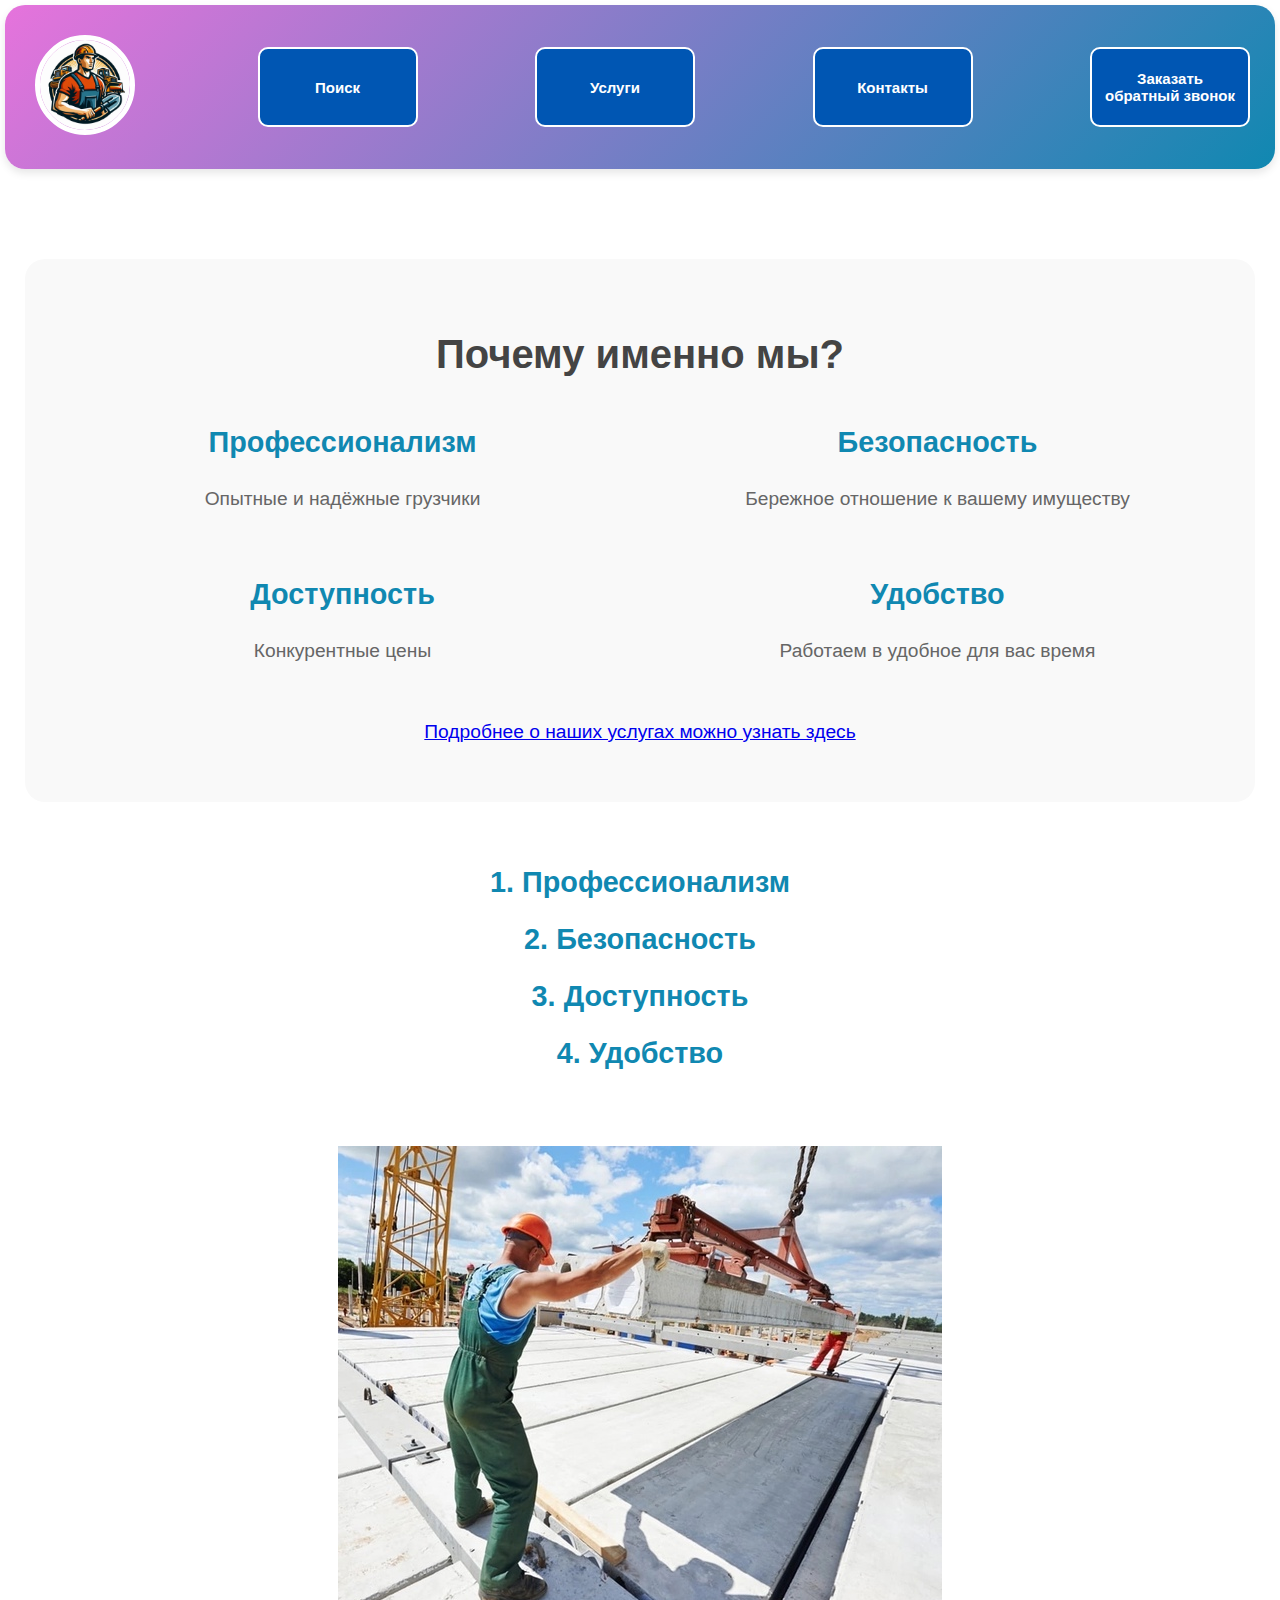
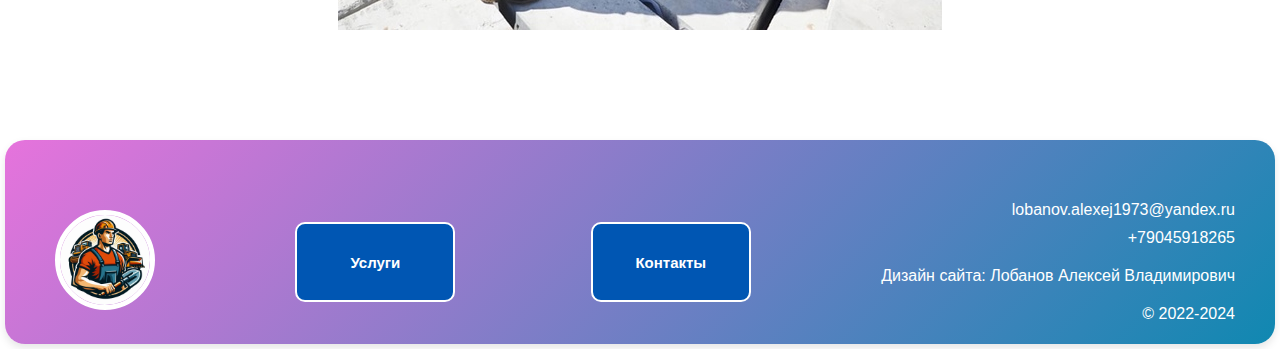
<file: index.html>
﻿<!DOCTYPE html>
<html lang="ru">

<head>
    <meta http-equiv="X-UA-Compatible" content="IE=edge">
    <meta charset="UTF-8">
    <meta name="viewport" content="width=device-width, initial-scale=1.0">
    <link rel="stylesheet" href="Style/headerandfooter.css">
    <link rel="stylesheet" href="Style/Index.css">
    <title>GruzVozmi</title>
    <!-- WhatsApp -->
    <script src="https://static.elfsight.com/platform/platform.js" async></script>
</head>

<body>

    <header>
        <a href="index.html">
            <!-- Логотип -->
            <img src="photo/Логотип.png" id="logo" alt="Логотип">
        </a>
        <form action="search.html">
            <button type="submit" class="button">Поиск</button>
        </form>
        <form action="Services.html">
            <button type="submit" class="button">Услуги</button>
        </form>
        <form action="Contacts.html">
            <button type="submit" class="button">Контакты</button>
        </form>
        <form action="Call.html">
            <button type="submit" class="button">Заказать обратный звонок</button>
        </form>
    </header>

    <main>
        <section class="why-us">
            <h2>Почему именно мы?</h2>
            <div class="info-block">
                <div class="info-item">
                    <h3>Профессионализм</h3>
                    <p>Опытные и надёжные грузчики</p>
                </div>
                <div class="info-item">
                    <h3>Безопасность</h3>
                    <p>Бережное отношение к вашему имуществу</p>
                </div>
                <div class="info-item">
                    <h3>Доступность</h3>
                    <p>Конкурентные цены</p>
                </div>
                <div class="info-item">
                    <h3>Удобство</h3>
                    <p>Работаем в удобное для вас время</p>
                </div>
            </div>
            <p class="more-info"><a href="Services.html">Подробнее о наших услугах можно узнать здесь</a></p>
        </section>
    
        <section class="details">
            <h2>1. Профессионализм</h2>
            <h2>2. Безопасность</h2>
            <h2>3. Доступность</h2>
            <h2>4. Удобство</h2>
        </section>
    
        <section class="photo-section">
            <h2><img src="photo/Стропальщики.jpg" alt="Стропальщики"></h2>
            <!-- Место для фото -->
        </section>
    </main>
    

    <footer>
        <div class="map-container">
            <!-- Яндекс Карты -->
            <script async
                src="https://api-maps.yandex.ru/services/constructor/1.0/js/?um=constructor%3Aeb271a03cfeddd0168aba64b0d6dbf500f2287a872e204b369f4ab5eb1db6fd1&amp;width=1400&amp;height=450&amp;lang=ru_RU&amp;scroll=true">
            </script>
        </div>

        <div class="footer-content">
            <a href="index.html">
                <img src="photo/Логотип.png" id="footer-logo" alt="Логотип">
            </a>
            <form action="Services.html">
                <button type="submit" class="button">Услуги</button>
            </form>
            <form action="Contacts.html">
                <button type="submit" class="button">Контакты</button>
            </form>
            <div class="info">
                <a href="mailto:lobanov.alexej1973@yandex.ru">lobanov.alexej1973@yandex.ru</a>
                <a href="tel:+79045918265">+79045918265</a>
                <div>Дизайн сайта: Лобанов Алексей Владимирович</div>
                <div>© 2022-2024</div>
            </div>
        </div>
    </footer>

</body>

</html>
</file>
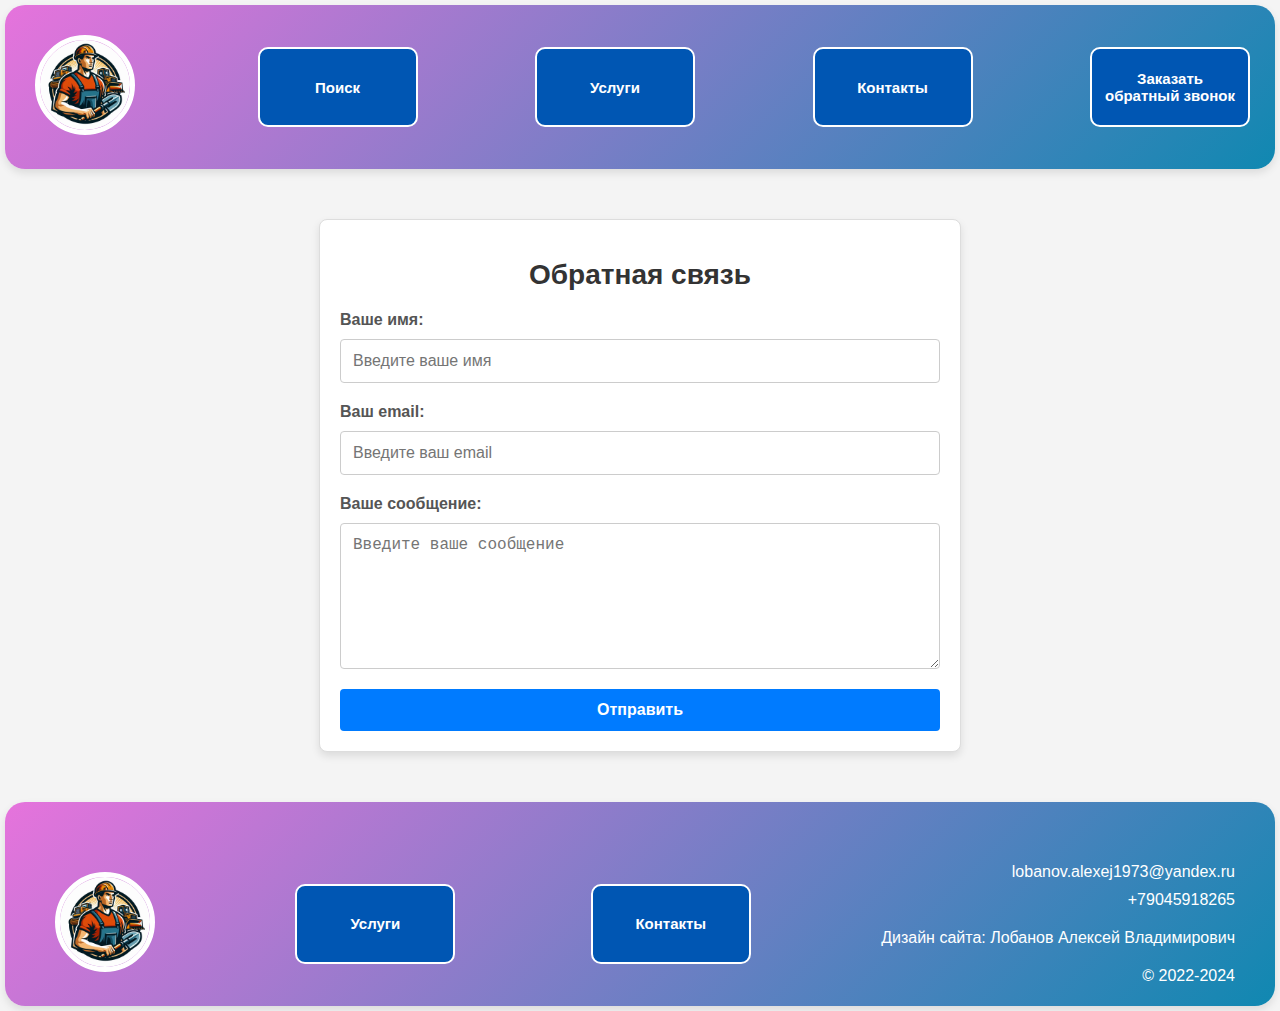
<file: Call.html>
<!DOCTYPE html>
<html lang="ru">
<head>
    <meta http-equiv="X-UA-Compatible" content="IE=edge">
    <meta charset="UTF-8">
    <meta name="viewport" content="width=device-width, initial-scale=1.0">
    <link rel="stylesheet" href="Style/headerandfooter.css">
    <link rel="stylesheet" href="Style/Call.css">
    <title>GruzVozmi</title>
    <!-- WhatsApp -->
    <script src="https://static.elfsight.com/platform/platform.js" async></script>
    
</head>

<body>

    <header>
        <a href="index.html">
            <!-- Логотип -->
            <img src="photo/Логотип.png" id="logo" alt="Логотип">
        </a>
        <form action="search.html">
            <button type="submit" class="button">Поиск</button>
        </form>
        <form action="Services.html">
            <button type="submit" class="button">Услуги</button>
        </form>
        <form action="Contacts.html">
            <button type="submit" class="button">Контакты</button>
        </form>
        <form action="call.html">
            <button type="submit" class="button">Заказать обратный звонок</button>
        </form>
    </header>
    
    <section class="contact-form-section">
        <h1>Обратная связь</h1>
        <form action="submit-form.html" method="post" class="contact-form">
            <label for="name">Ваше имя:</label>
            <input type="text" id="name" name="name" placeholder="Введите ваше имя" required>
    
            <label for="email">Ваш email:</label>
            <input type="email" id="email" name="email" placeholder="Введите ваш email" required>
    
            <label for="message">Ваше сообщение:</label>
            <textarea id="message" name="message" placeholder="Введите ваше сообщение" required></textarea>
    
            <button type="submit" class="button">Отправить</button>
        </form>
    </section>
    <footer>
        <div class="map-container">
            <!-- Яндекс Карты -->
            <script async
                src="https://api-maps.yandex.ru/services/constructor/1.0/js/?um=constructor%3Aeb271a03cfeddd0168aba64b0d6dbf500f2287a872e204b369f4ab5eb1db6fd1&amp;width=1400&amp;height=450&amp;lang=ru_RU&amp;scroll=true">
            </script>
        </div>

        <div class="footer-content">
            <a href="index.html">
                <img src="photo/Логотип.png" id="footer-logo" alt="Логотип">
            </a>
            <form action="Services.html">
                <button type="submit" class="button">Услуги</button>
            </form>
            <form action="Contacts.html">
                <button type="submit" class="button">Контакты</button>
            </form>
            <div class="info">
                <a href="mailto:lobanov.alexej1973@yandex.ru">lobanov.alexej1973@yandex.ru</a>
                <a href="tel:+79045918265">+79045918265</a>
                <div>Дизайн сайта: Лобанов Алексей Владимирович</div>
                <div>© 2022-2024</div>
            </div>
        </div>
    </footer>
</body>
</html>
</file>
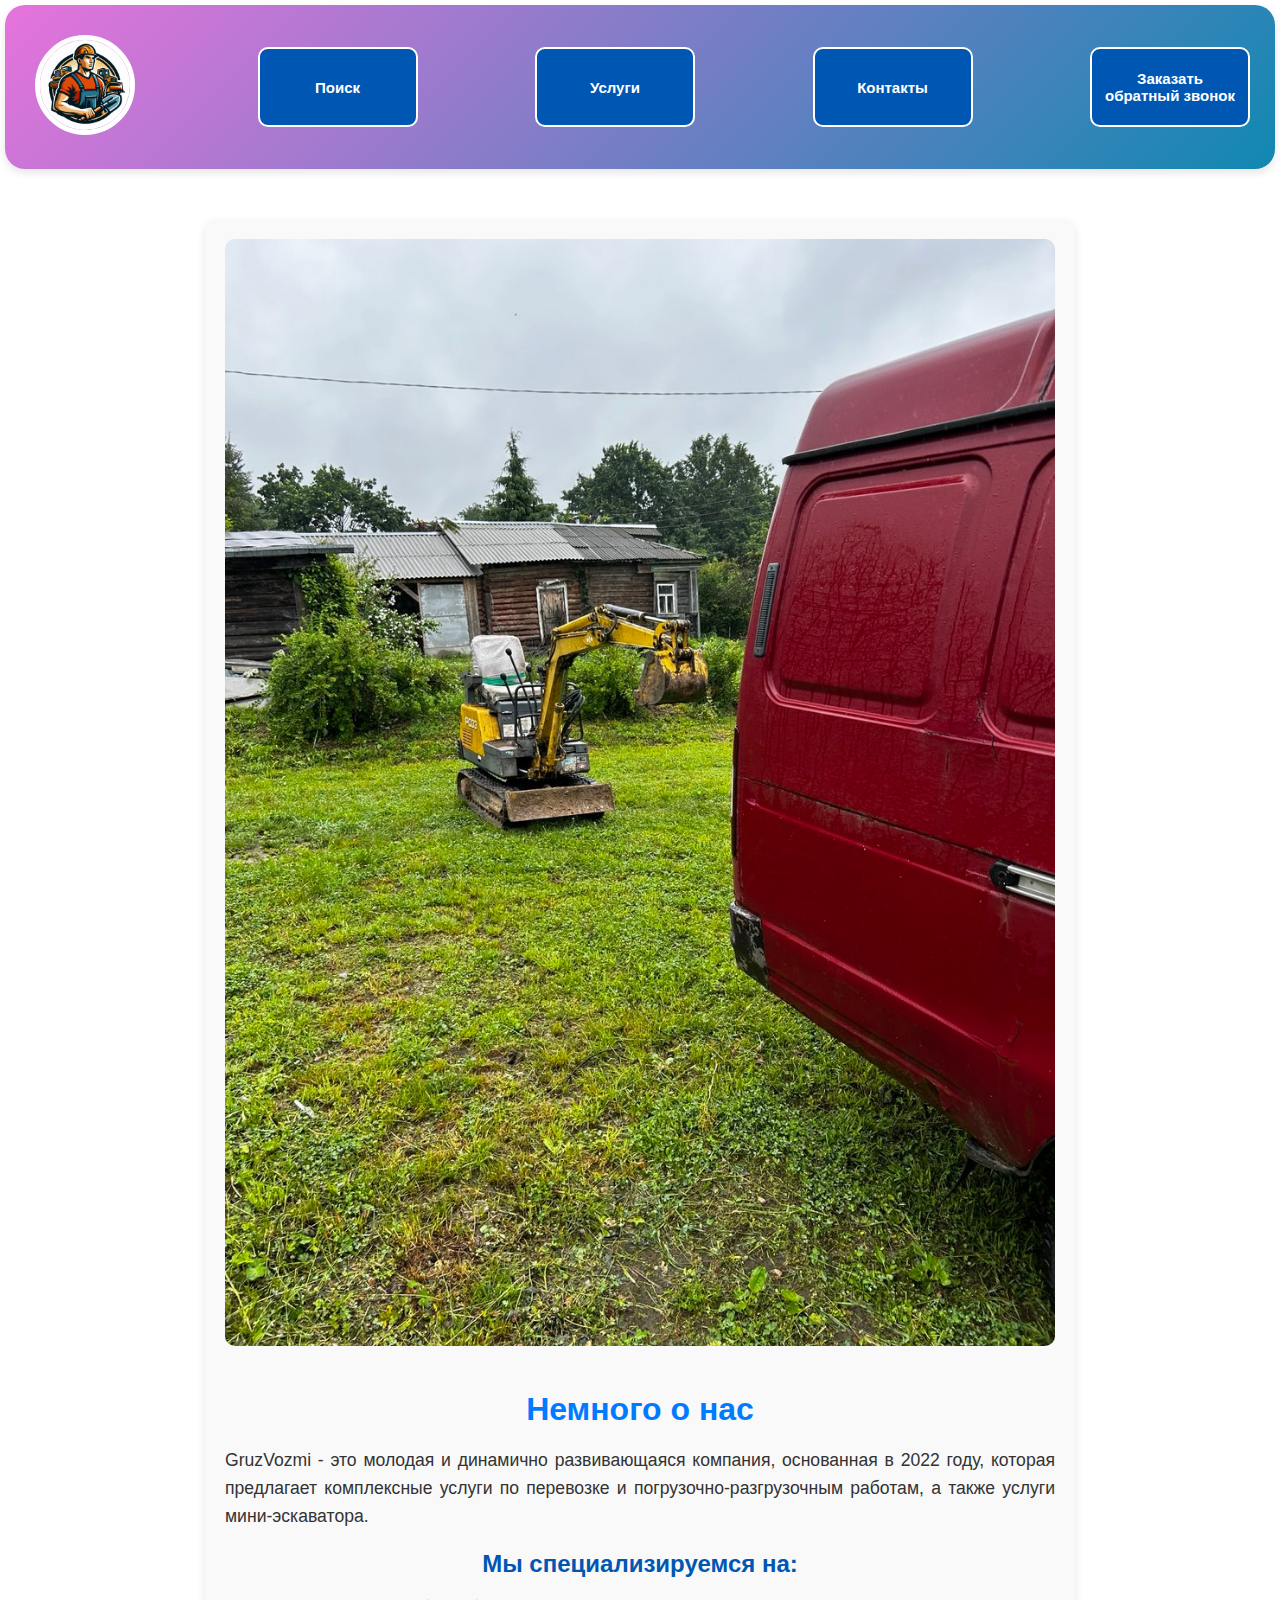
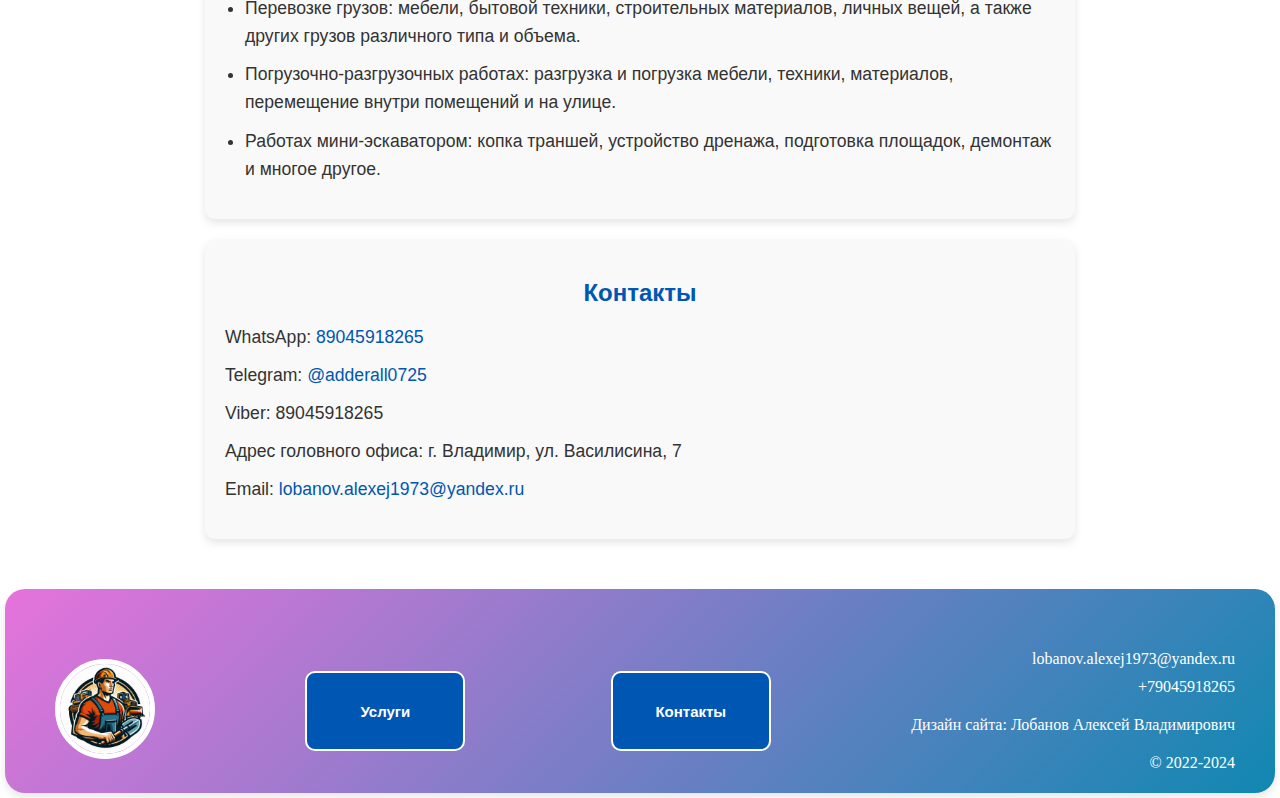
<file: Contacts.html>
<!DOCTYPE html>
<html lang="ru">

<head>
    <meta http-equiv="X-UA-Compatible" content="IE=edge">
    <meta charset="UTF-8">
    <meta name="viewport" content="width=device-width, initial-scale=1.0">
    <link rel="stylesheet" href="Style/headerandfooter.css">
    <link rel="stylesheet" href="Style/Contacts/about-us.css">
    <title>GruzVozmi</title>
    <!-- WhatsApp -->
    <script src="https://static.elfsight.com/platform/platform.js" async></script>

    <link rel="icon" href="photo/Логотип.ico">
</head>

<body>

    <header>
        <a href="index.html">
            <!-- Логотип -->
            <img src="photo/Логотип.png" id="logo" alt="Логотип">
        </a>
        <form action="search.html">
            <button type="submit" class="button">Поиск</button>
        </form>
        <form action="Services.html">
            <button type="submit" class="button">Услуги</button>
        </form>
        <form action="Contacts.html">
            <button type="submit" class="button">Контакты</button>
        </form>
        <form action="call.html">
            <button type="submit" class="button">Заказать обратный звонок</button>
        </form>
    </header>

    <section class="about-us">
        <img src="photo/О_нас.jpg" alt="фото о нас">
        <h1>Немного о нас</h1>
        <p>GruzVozmi - это молодая и динамично развивающаяся компания, основанная в 2022 году, которая предлагает
            комплексные услуги по перевозке и погрузочно-разгрузочным работам, а также услуги мини-эскаватора.</p>
        <h2>Мы специализируемся на:</h2>
        <ul>
            <li>Перевозке грузов: мебели, бытовой техники, строительных материалов, личных вещей, а также других грузов
                различного типа и объема.</li>
            <li>Погрузочно-разгрузочных работах: разгрузка и погрузка мебели, техники, материалов, перемещение внутри
                помещений и на улице.</li>
            <li>Работах мини-эскаватором: копка траншей, устройство дренажа, подготовка площадок, демонтаж и многое
                другое.</li>
        </ul>
    </section>

    <section class="contacts">
        <h2>Контакты</h2>
        <ul>
            <li>WhatsApp: <a href="https://wa.me/89045918265">89045918265</a></li>
            <li>Telegram: <a href="https://t.me/adderall0725">@adderall0725</a></li>
            <li>Viber: 89045918265</li>
            <li>Адрес головного офиса: г. Владимир, ул. Василисина, 7</li>
            <li>Email: <a href="mailto:lobanov.alexej1973@yandex.ru">lobanov.alexej1973@yandex.ru</a></li>
        </ul>
    </section>

    <footer>
        <div class="map-container">
            <!-- Яндекс Карты -->
            <script async
                src="https://api-maps.yandex.ru/services/constructor/1.0/js/?um=constructor%3Aeb271a03cfeddd0168aba64b0d6dbf500f2287a872e204b369f4ab5eb1db6fd1&amp;width=1400&amp;height=450&amp;lang=ru_RU&amp;scroll=true">
                </script>
        </div>

        <div class="footer-content">
            <a href="index.html">
                <img src="photo/Логотип.png" id="footer-logo" alt="Логотип">
            </a>
            <form action="Services.html">
                <button type="submit" class="button">Услуги</button>
            </form>
            <form action="Contacts.html">
                <button type="submit" class="button">Контакты</button>
            </form>
            <div class="info">
                <a href="mailto:lobanov.alexej1973@yandex.ru">lobanov.alexej1973@yandex.ru</a>
                <a href="tel:+79045918265">+79045918265</a>
                <div>Дизайн сайта: Лобанов Алексей Владимирович</div>
                <div>© 2022-2024</div>
            </div>
        </div>
    </footer>

</body>

</html>
</file>
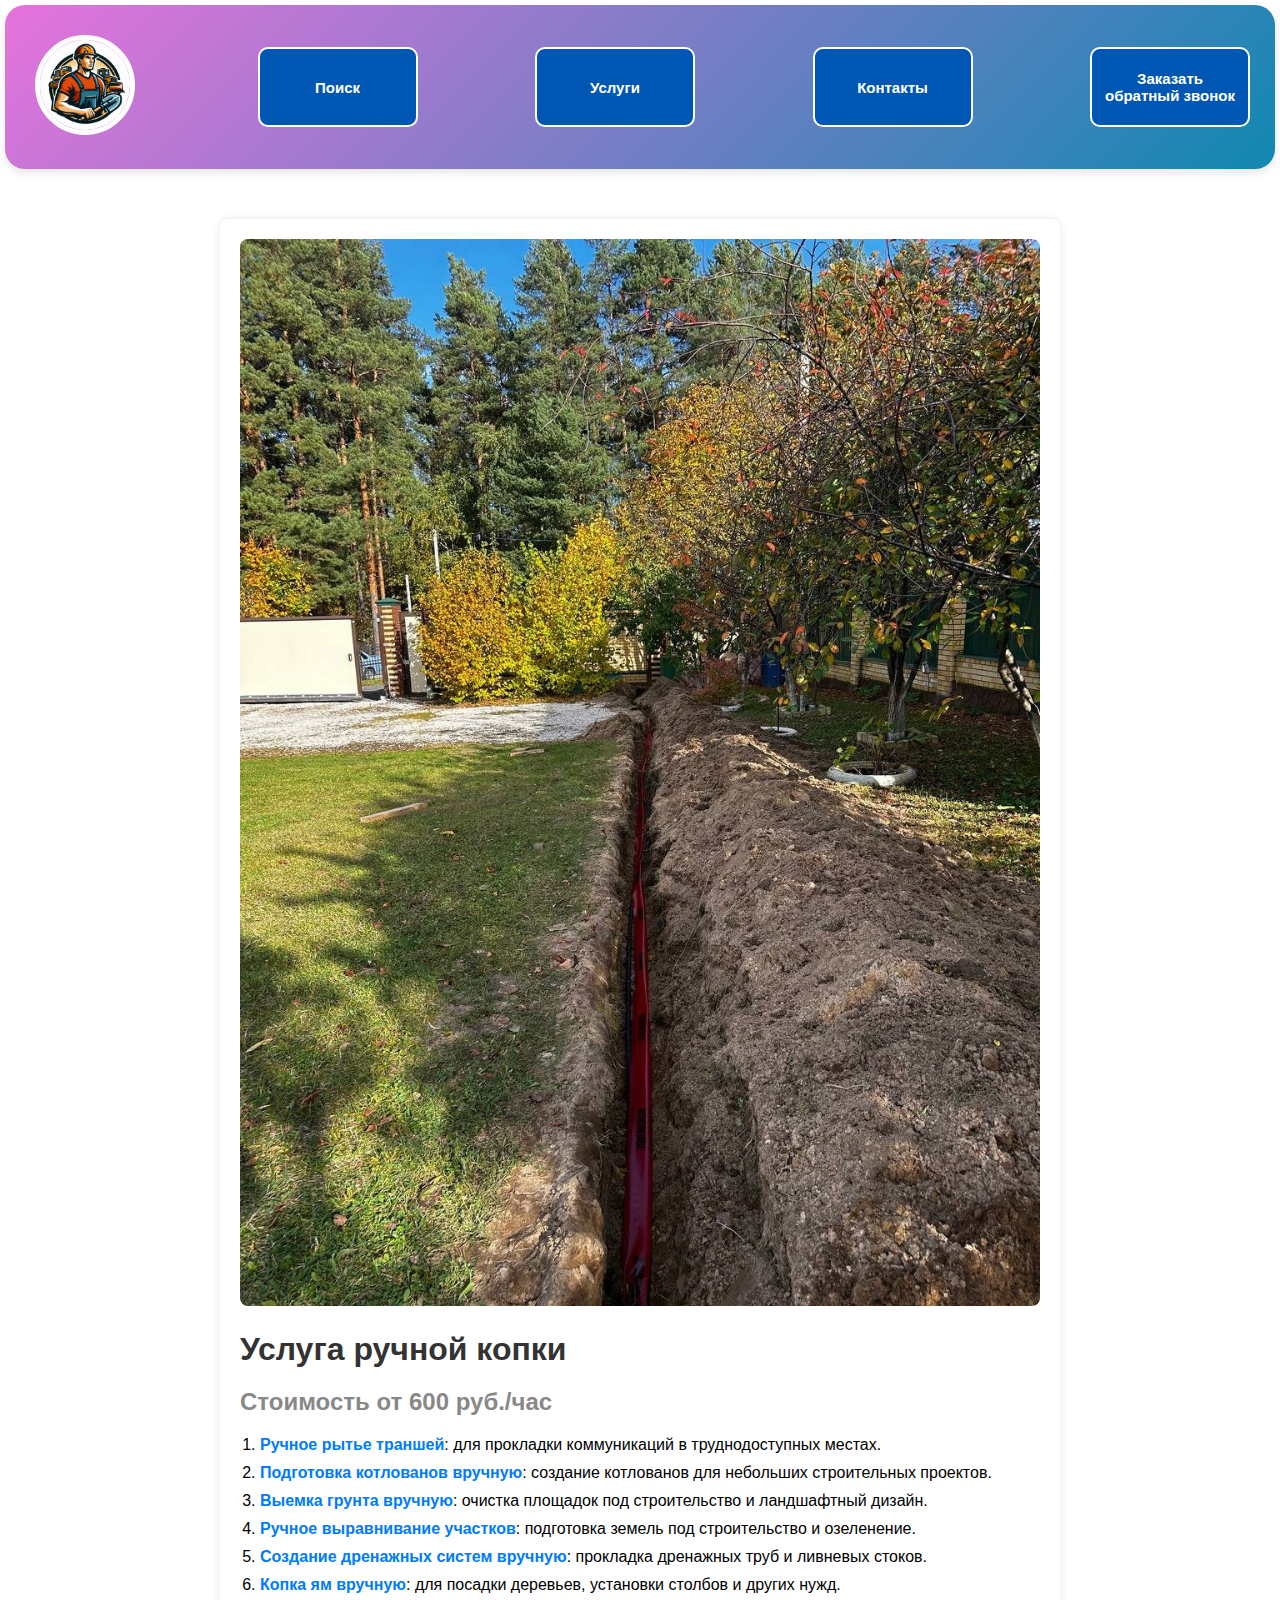
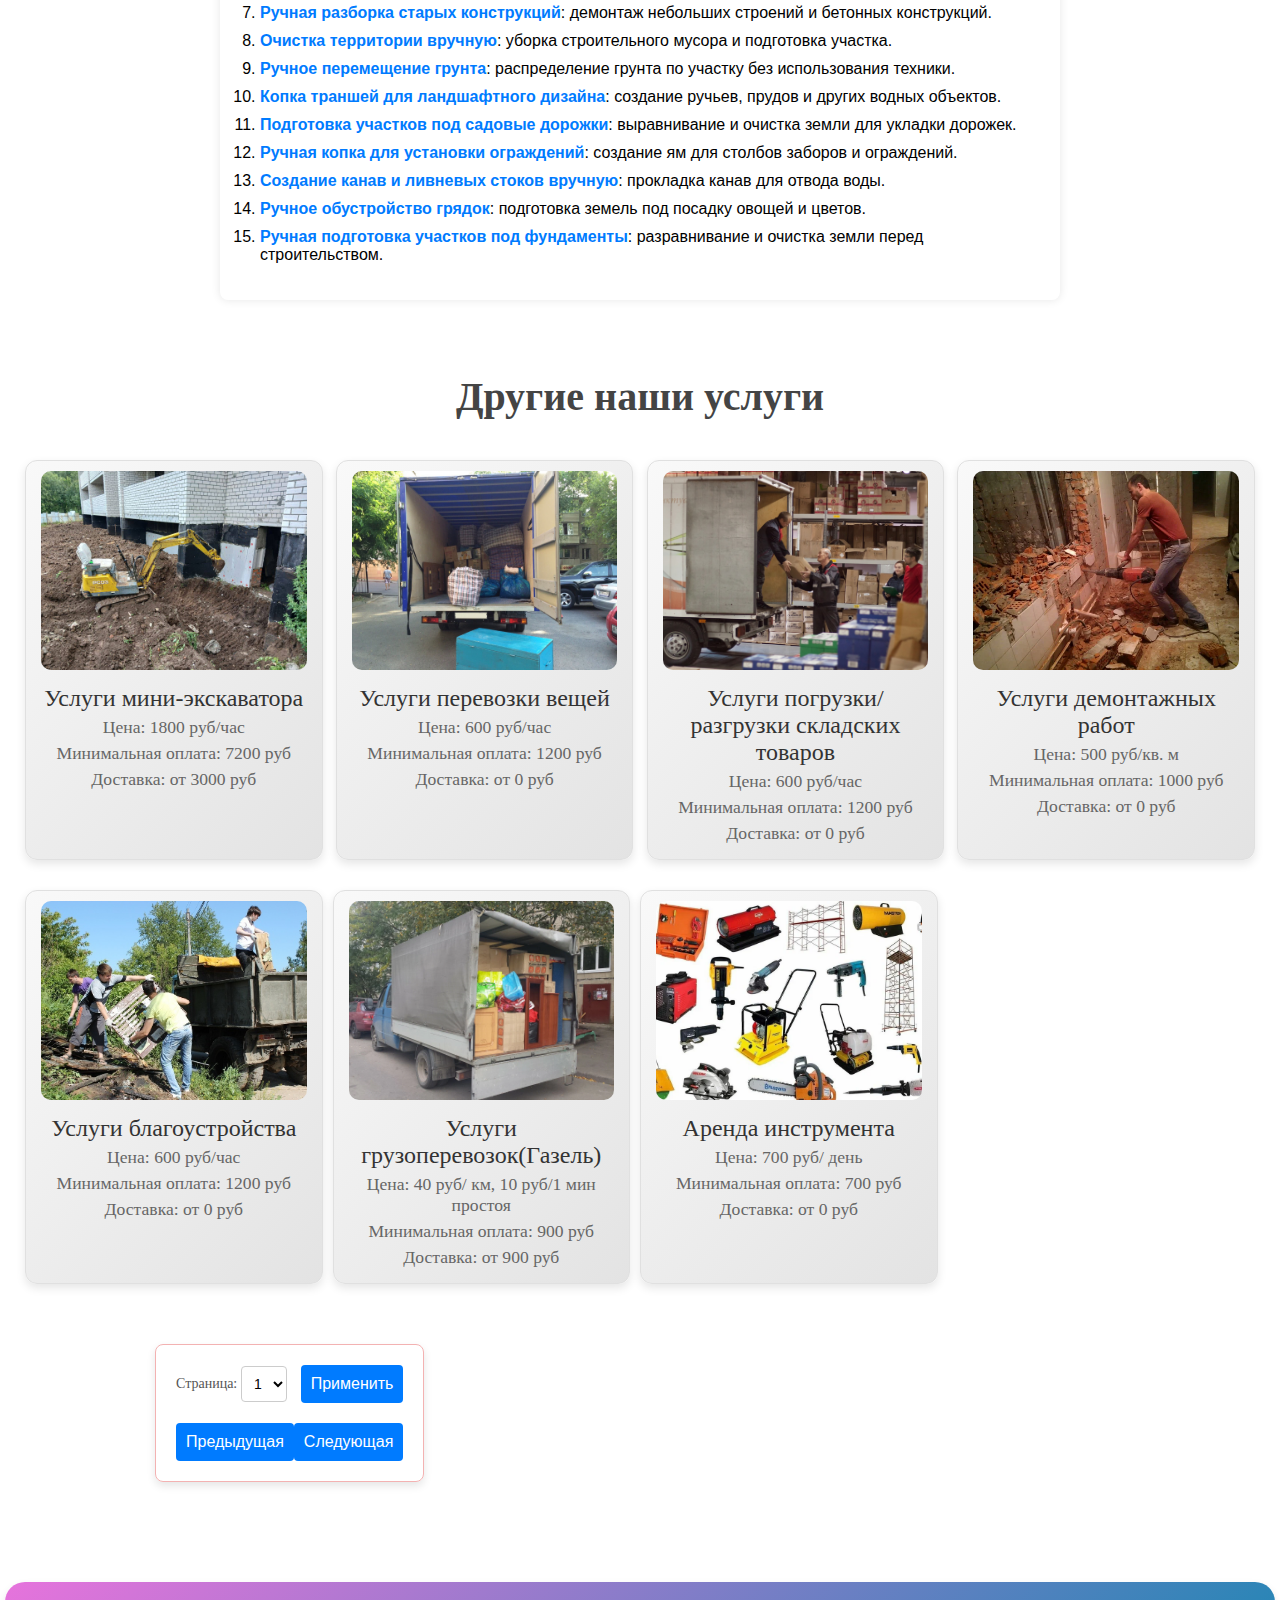
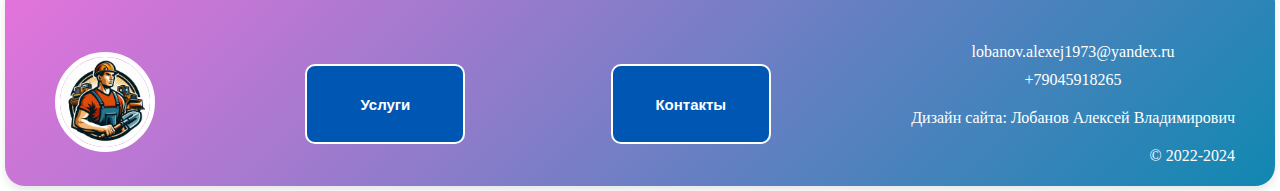
<file: Digging.html>
<!DOCTYPE html>
<html lang="ru">

<head>
    <meta http-equiv="X-UA-Compatible" content="IE=edge">
    <meta charset="UTF-8">
    <meta name="viewport" content="width=device-width, initial-scale=1.0">
    <link rel="stylesheet" href="Style/headerandfooter.css">
    <link rel="stylesheet" href="Style/Opisanie.css">
    <link rel="stylesheet" href="Style/Druzieuslegi.css">
    <link rel="stylesheet" href="Style/paginahia.css">
    <title>
        GruzVozmi
    </title>
    <!-- WhatsApp -->
    <script src="https://static.elfsight.com/platform/platform.js" async></script>
   

</head>


<body>

     <header>
        <a href="index.html">
            <!-- Логотип -->
            <img src="photo/Логотип.png" id="logo" alt="Логотип">
        </a>
       
            <button type="submit" class="button">Поиск</button>
        
        <form action="Services.html">
            <button type="submit" class="button">Услуги</button>
        </form>
        <form action="Contacts.html">
            <button type="submit" class="button">Контакты</button>
        </form>
        <form action="Call.html" >
            <button type="submit" class="button">Заказать обратный звонок</button>
        </form>
    </header>

    <main class="Opisanie"> <img src="photo/Ручная_копка.jpg" alt="Фото траншеи"
        class="excavator-image">
    <h1 class="title">Услуга ручной копки</h1>
    <h2 class="price">Стоимость от 600 руб./час</h2>
    <ol class="service-list">
        <li><strong>Ручное рытье траншей</strong>: для прокладки коммуникаций в труднодоступных местах.</li>
        <li><strong>Подготовка котлованов вручную</strong>: создание котлованов для небольших строительных проектов.</li>
        <li><strong>Выемка грунта вручную</strong>: очистка площадок под строительство и ландшафтный дизайн.</li>
        <li><strong>Ручное выравнивание участков</strong>: подготовка земель под строительство и озеленение.</li>
        <li><strong>Создание дренажных систем вручную</strong>: прокладка дренажных труб и ливневых стоков.</li>
        <li><strong>Копка ям вручную</strong>: для посадки деревьев, установки столбов и других нужд.</li>
        <li><strong>Ручная разборка старых конструкций</strong>: демонтаж небольших строений и бетонных конструкций.</li>
        <li><strong>Очистка территории вручную</strong>: уборка строительного мусора и подготовка участка.</li>
        <li><strong>Ручное перемещение грунта</strong>: распределение грунта по участку без использования техники.</li>
        <li><strong>Копка траншей для ландшафтного дизайна</strong>: создание ручьев, прудов и других водных объектов.</li>
        <li><strong>Подготовка участков под садовые дорожки</strong>: выравнивание и очистка земли для укладки дорожек.</li>
        <li><strong>Ручная копка для установки ограждений</strong>: создание ям для столбов заборов и ограждений.</li>
        <li><strong>Создание канав и ливневых стоков вручную</strong>: прокладка канав для отвода воды.</li>
        <li><strong>Ручное обустройство грядок</strong>: подготовка земель под посадку овощей и цветов.</li>
        <li><strong>Ручная подготовка участков под фундаменты</strong>: разравнивание и очистка земли перед строительством.</li>
    </ol>
    
    </main>
    <section class="Catalog">
        <h2 class="other-services-title">Другие наши услуги</h2>
        <div class="Product">
            <div class="Product-image">
                <a href="Escavator.html"><img src="photo/Земляные_работы_(мини-эскаватор).jpg" alt="Ручная копка"></a>
            </div>
            <a href="Escavator.html">
                <div class="Product-name"> Услуги мини-экскаватора</div>
                <div class="Price">Цена: 1800 руб/час </div>
                <div class="minimalka">Минимальная оплата: 7200 руб</div>
                <div class="dostavka">Доставка: от 3000 руб</div>
            </a>
        </div>
        
        <div class="Product">
            <div class="Product-image">
                <a href="Transportation.html">
                    <img src="photo/перевозка_вещей.webp" alt="Перевозка вещей">
                </a>
            </div>
            <a href="Transportation.html">
                <div class="Product-name"> Услуги перевозки вещей</div>
                <div class="Price">Цена: 600 руб/час</div>
                <div class="minimalka">Минимальная оплата: 1200 руб</div>
                <div class="dostavka">Доставка: от 0 руб</div>
            </a>
        </div>
        <div class="Product">
            <div class="Product-image">
                <a href="Uploading.html"><img src="photo/Выгрузка.jpg" alt="грузчики"></a>
            </div>
            <a href="Uploading.html">
                <div class="Product-name"> Услуги погрузки/разгрузки складских товаров</div>
                <div class="Price">Цена: 600 руб/час</div>
                <div class="minimalka">Минимальная оплата: 1200 руб</div>
                <div class="dostavka">Доставка: от 0 руб</div>
            </a>
        </div>
        <div class="Product">
            <div class="Product-image">
                <a href="Dismantling.html"><img src="photo/Демонтаж.JPG" alt="грузчики"></a>
            </div>
            <a href="Dismantling.html">
                <div class="Product-name"> Услуги демонтажных работ</div>
                <div class="Price">Цена: 500 руб/кв. м</div>
                <div class="minimalka">Минимальная оплата: 1000 руб</div>
                <div class="dostavka">Доставка: от 0 руб</div>
            </a>
        </div>
        <div class="Product">
            <div class="Product-image">
                <a href="Improvement.html"><img src="photo/Благоустройство.jpg" alt="грузчики"></a>
            </div>
            <a href="Improvement.html">
                <div class="Product-name"> Услуги благоустройства</div>
                <div class="Price">Цена: 600 руб/час</div>
                <div class="minimalka">Минимальная оплата: 1200 руб</div>
                <div class="dostavka">Доставка: от 0 руб</div>
            </a>
        </div>
        <div class="Product">
            <div class="Product-image">
                <a href="Gazelle.html"><img src="photo/Газель.webp" alt="грузчики"></a>
            </div>
            <a href="Gazelle.html">
                <div class="Product-name"> Услуги грузоперевозок(Газель)</div>
                <div class="Price">Цена: 40 руб/ км, 10 руб/1 мин простоя</div>
                <div class="minimalka">Минимальная оплата: 900 руб</div>
                <div class="dostavka">Доставка: от 900 руб</div>
            </a>
        </div>
        <div class="Product">
            <div class="Product-image">
                <a href="Lease.html"><img src="photo/Аренда_инструмента.webp" alt="грузчики"></a>
            </div>
            <a href="Lease.html">
                <div class="Product-name"> Аренда инструмента</div>
                <div class="Price">Цена: 700 руб/ день</div>
                <div class="minimalka">Минимальная оплата: 700 руб</div>
                <div class="dostavka">Доставка: от 0 руб</div>
            </a>
        </div>
    </section>
    
    <form  class="pagination-form">
        <div class="top-row">
            <label for="page">Страница:</label>
            <select id="page" name="page">
                <option value="1">1</option>
                <option value="2">2</option>
                <option value="3">3</option>
                <option value="4">4</option>
                <option value="5">5</option>
                <option value="6">6</option>
                <option value="7">7</option>
                <option value="8">8</option>
            </select>
            <button type="submit" class="button apply-button">Применить</button>
        </div>
        <div class="bottom-row">
            <button type="submit" name="page" value="previous" class="button">Предыдущая</button>
            <button type="submit" name="page" value="next" class="button">Следующая</button>
        </div>
    </form>
    
    <footer>
        <div class="map-container">
            <!-- Яндекс Карты -->
            <script async
                src="https://api-maps.yandex.ru/services/constructor/1.0/js/?um=constructor%3Aeb271a03cfeddd0168aba64b0d6dbf500f2287a872e204b369f4ab5eb1db6fd1&amp;width=1400&amp;height=450&amp;lang=ru_RU&amp;scroll=true">
                </script>
        </div>

        <div class="footer-content">
            <a href="index.html">
                <img src="photo/Логотип.png" id="footer-logo" alt="Логотип">
            </a>
            <form action="Services.html">
                <button type="submit" class="button">Услуги</button>
            </form>
            <form action="Contacts.html">
                <button type="submit" class="button">Контакты</button>
            </form>
            <div class="info">
                <a href="mailto:lobanov.alexej1973@yandex.ru">lobanov.alexej1973@yandex.ru</a>
                <a href="tel:+79045918265">+79045918265</a>
                <div>Дизайн сайта: Лобанов Алексей Владимирович</div>
                <div>© 2022-2024</div>
            </div>
        </div>
    </footer>




</body>

</html>
</file>
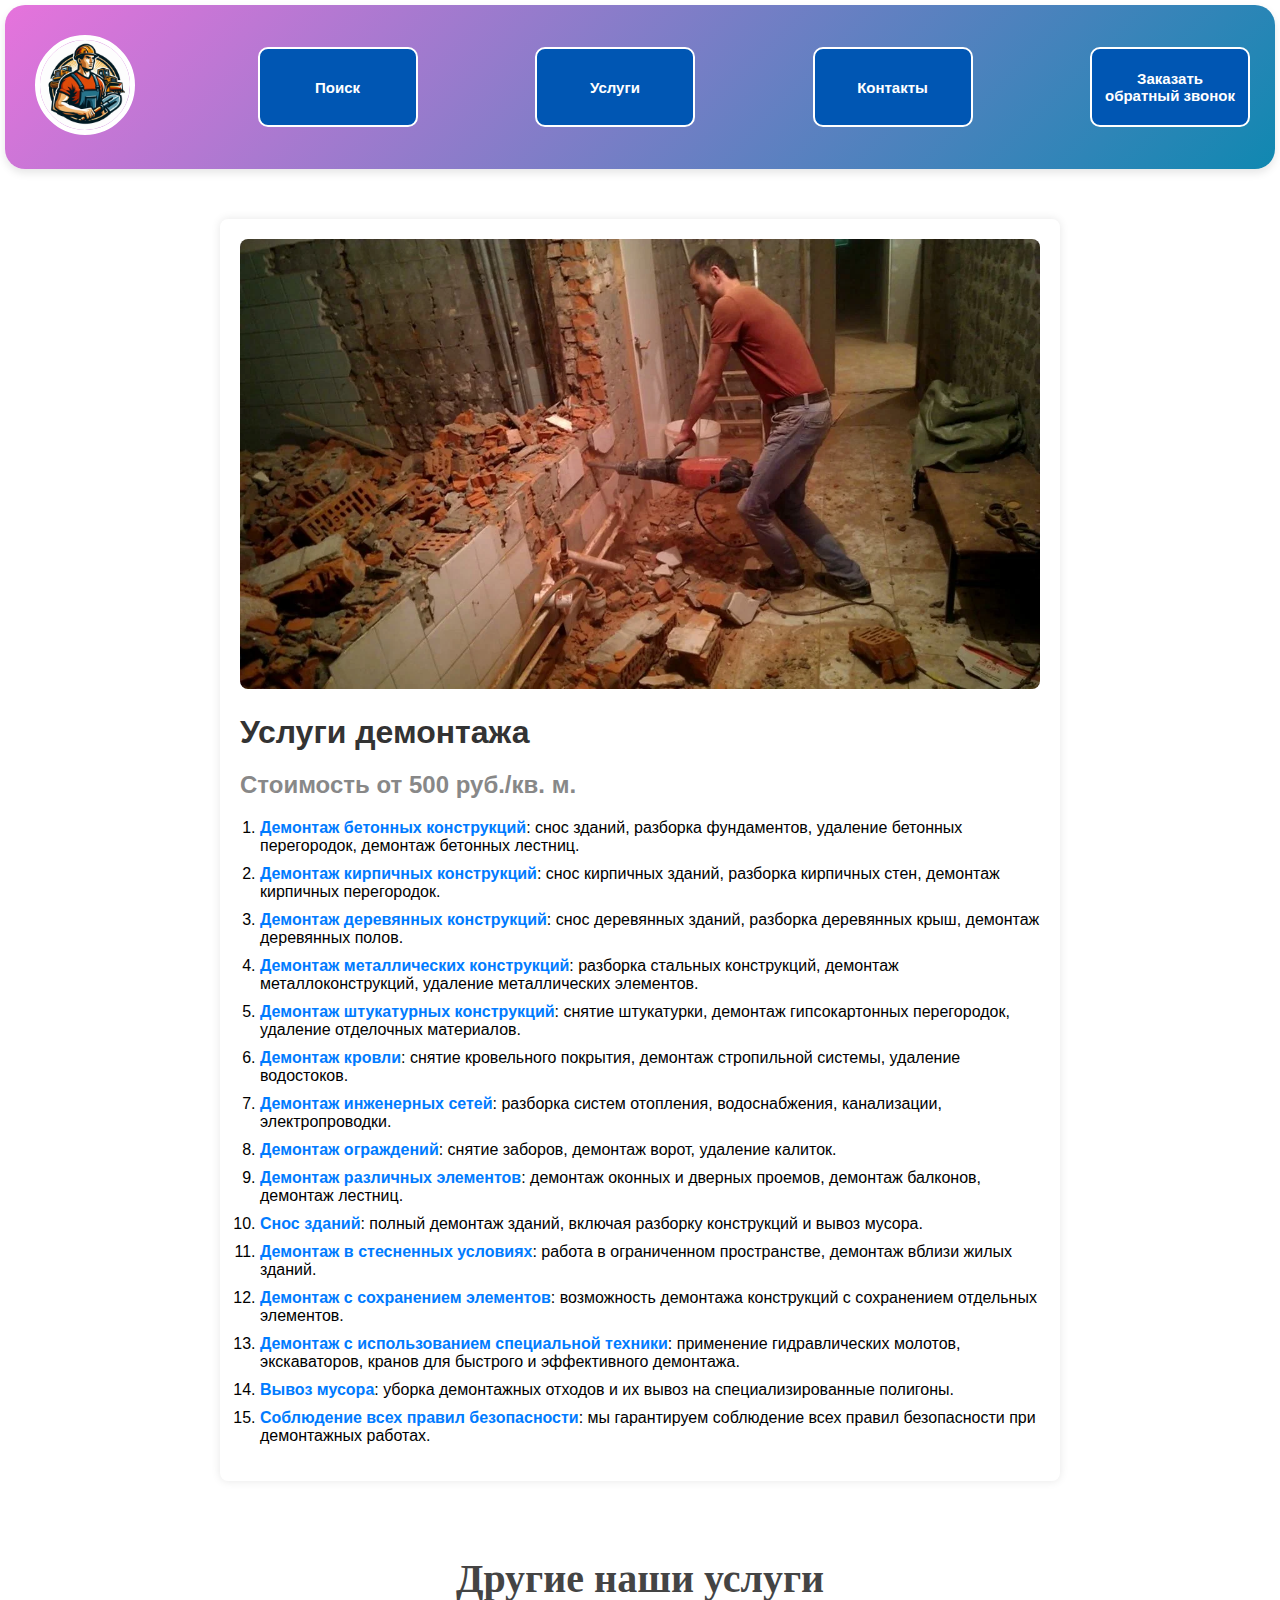
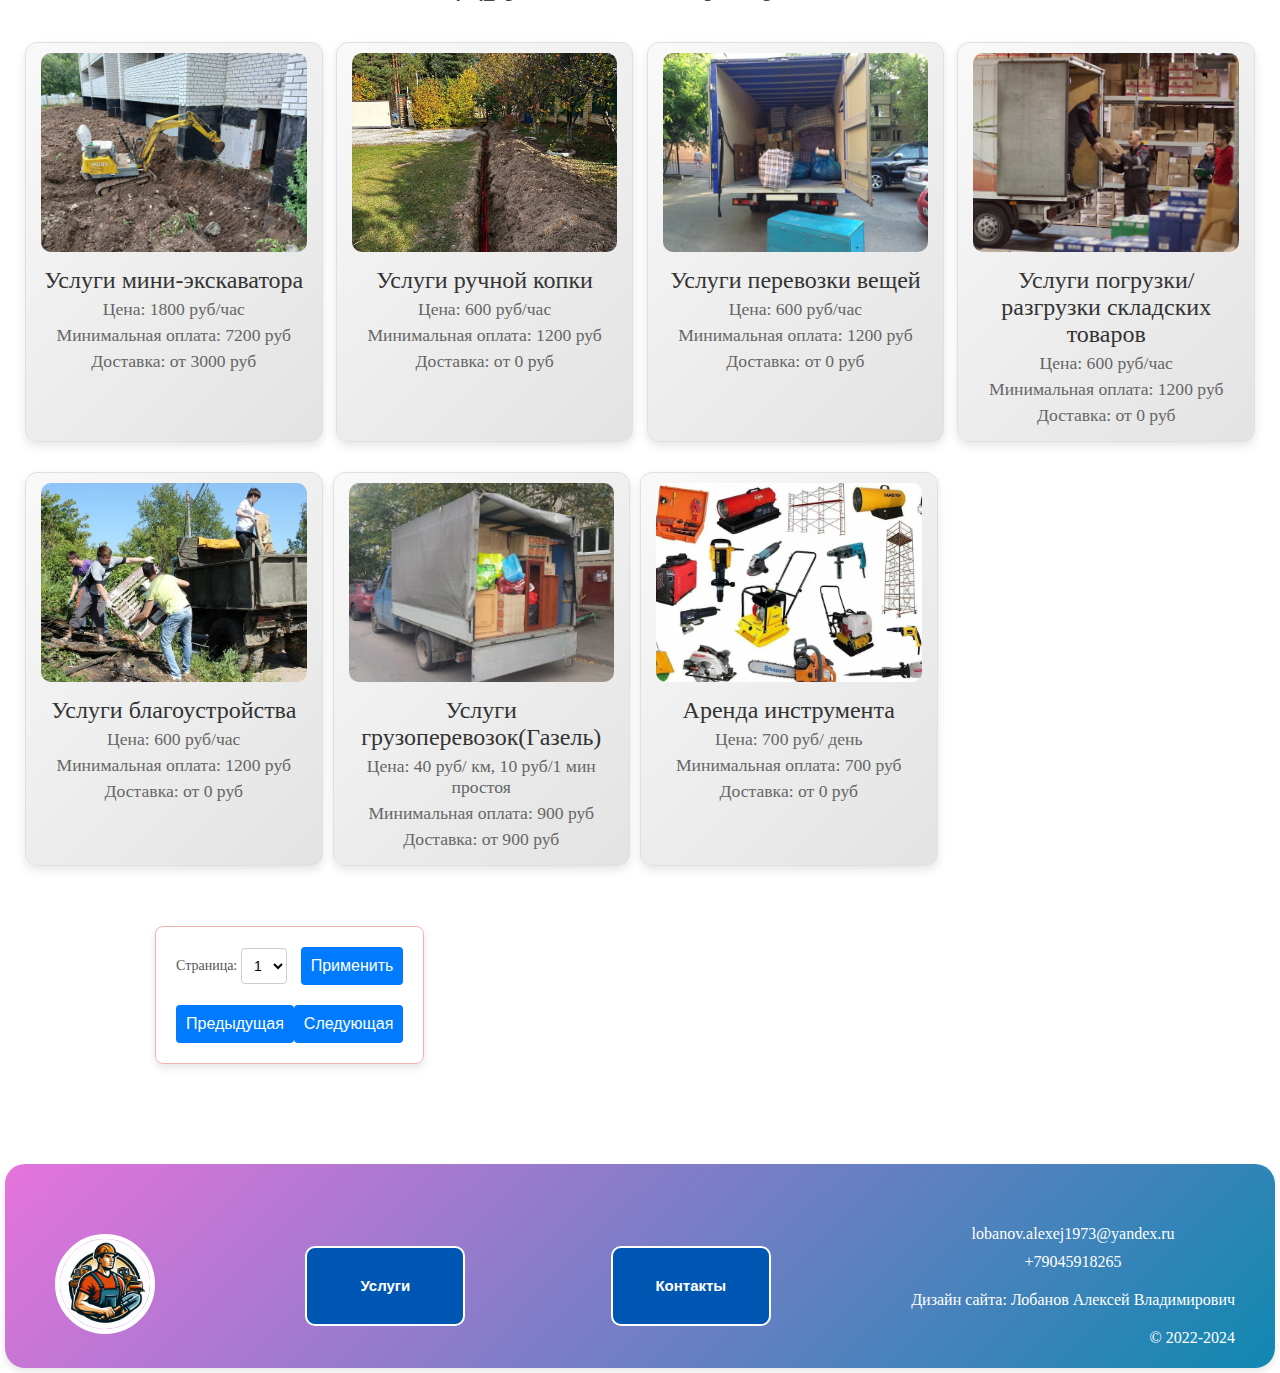
<file: Dismantling.html>
<!DOCTYPE html>
<html lang="ru">

<head>
    <meta http-equiv="X-UA-Compatible" content="IE=edge">
    <meta charset="UTF-8">
    <meta name="viewport" content="width=device-width, initial-scale=1.0">
    <link rel="stylesheet" href="Style/headerandfooter.css">
    <link rel="stylesheet" href="Style/Opisanie.css">
    <link rel="stylesheet" href="Style/Druzieuslegi.css">
    <link rel="stylesheet" href="Style/paginahia.css">
    <title>
        GruzVozmi
    </title>
    <!-- WhatsApp -->
    <script src="https://static.elfsight.com/platform/platform.js" async></script>
   

</head>


<body>

     <header>
        <a href="index.html">
            <!-- Логотип -->
            <img src="photo/Логотип.png" id="logo" alt="Логотип">
        </a>
       
            <button type="submit" class="button">Поиск</button>
        
        <form action="Services.html">
            <button type="submit" class="button">Услуги</button>
        </form>
        <form action="Contacts.html">
            <button type="submit" class="button">Контакты</button>
        </form>
        <form action="Call.html" >
            <button type="submit" class="button">Заказать обратный звонок</button>
        </form>
    </header>

    <main class="Opisanie"> <img src="photo/Демонтаж.JPG" alt="Демонтаж"
        class="excavator-image">
    <h1 class="title">Услуги демонтажа</h1>
    <h2 class="price">Стоимость от 500 руб./кв. м.</h2>
    <ol class="service-list">
    <li><strong>Демонтаж бетонных конструкций</strong>: снос зданий, разборка фундаментов, удаление бетонных перегородок, демонтаж бетонных лестниц.</li>
    <li><strong>Демонтаж кирпичных конструкций</strong>: снос кирпичных зданий, разборка кирпичных стен, демонтаж кирпичных перегородок.</li>
    <li><strong>Демонтаж деревянных конструкций</strong>: снос деревянных зданий, разборка деревянных крыш, демонтаж деревянных полов.</li>
    <li><strong>Демонтаж металлических конструкций</strong>: разборка стальных конструкций, демонтаж металлоконструкций, удаление металлических элементов.</li>
    <li><strong>Демонтаж штукатурных конструкций</strong>: снятие штукатурки, демонтаж гипсокартонных перегородок, удаление отделочных материалов.</li>
    <li><strong>Демонтаж кровли</strong>: снятие кровельного покрытия, демонтаж стропильной системы, удаление водостоков.</li>
    <li><strong>Демонтаж инженерных сетей</strong>: разборка систем отопления, водоснабжения, канализации, электропроводки.</li>
    <li><strong>Демонтаж ограждений</strong>: снятие заборов, демонтаж ворот, удаление калиток.</li>
    <li><strong>Демонтаж различных элементов</strong>: демонтаж оконных и дверных проемов, демонтаж балконов, демонтаж лестниц.</li>
    <li><strong>Снос зданий</strong>: полный демонтаж зданий, включая разборку конструкций и вывоз мусора.</li>
    <li><strong>Демонтаж в стесненных условиях</strong>: работа в ограниченном пространстве, демонтаж вблизи жилых зданий.</li>
    <li><strong>Демонтаж с сохранением элементов</strong>: возможность демонтажа конструкций с сохранением отдельных элементов.</li>
    <li><strong>Демонтаж с использованием специальной техники</strong>: применение гидравлических молотов, экскаваторов, кранов для быстрого и эффективного демонтажа.</li>
    <li><strong>Вывоз мусора</strong>: уборка демонтажных отходов и их вывоз на специализированные полигоны.</li>
    <li><strong>Соблюдение всех правил безопасности</strong>: мы гарантируем соблюдение всех правил безопасности при демонтажных работах.</li>
</ol>

    
    </main>
    <section class="Catalog">
        <h2 class="other-services-title">Другие наши услуги</h2>
        <div class="Product">
            <div class="Product-image">
                <a href="Escavator.html"><img src="photo/Земляные_работы_(мини-эскаватор).jpg" alt="Ручная копка"></a>
            </div>
            <a href="Escavator.html">
                <div class="Product-name"> Услуги мини-экскаватора</div>
                <div class="Price">Цена: 1800 руб/час </div>
                <div class="minimalka">Минимальная оплата: 7200 руб</div>
                <div class="dostavka">Доставка: от 3000 руб</div>
            </a>
        </div>
        <div class="Product">
            <div class="Product-image">
                <a href="Digging.html"><img src="photo/Ручная_копка.jpg" alt="Ручная копка"></a>
            </div>
            <a href="Digging.html">
                <div class="Product-name"> Услуги ручной копки</div>
                <div class="Price">Цена: 600 руб/час </div>
                <div class="minimalka">Минимальная оплата: 1200 руб</div>
                <div class="dostavka">Доставка: от 0 руб</div>
            </a>
        </div>
        <div class="Product">
            <div class="Product-image">
                <a href="Transportation.html">
                    <img src="photo/перевозка_вещей.webp" alt="Перевозка вещей">
                </a>
            </div>
            <a href="Transportation.html">
                <div class="Product-name"> Услуги перевозки вещей</div>
                <div class="Price">Цена: 600 руб/час</div>
                <div class="minimalka">Минимальная оплата: 1200 руб</div>
                <div class="dostavka">Доставка: от 0 руб</div>
            </a>
        </div>
        <div class="Product">
            <div class="Product-image">
                <a href="Uploading.html"><img src="photo/Выгрузка.jpg" alt="грузчики"></a>
            </div>
            <a href="Uploading.html">
                <div class="Product-name"> Услуги погрузки/разгрузки складских товаров</div>
                <div class="Price">Цена: 600 руб/час</div>
                <div class="minimalka">Минимальная оплата: 1200 руб</div>
                <div class="dostavka">Доставка: от 0 руб</div>
            </a>
        </div>
        
        <div class="Product">
            <div class="Product-image">
                <a href="Improvement.html"><img src="photo/Благоустройство.jpg" alt="грузчики"></a>
            </div>
            <a href="Improvement.html">
                <div class="Product-name"> Услуги благоустройства</div>
                <div class="Price">Цена: 600 руб/час</div>
                <div class="minimalka">Минимальная оплата: 1200 руб</div>
                <div class="dostavka">Доставка: от 0 руб</div>
            </a>
        </div>
        <div class="Product">
            <div class="Product-image">
                <a href="Gazelle.html"><img src="photo/Газель.webp" alt="грузчики"></a>
            </div>
            <a href="Gazelle.html">
                <div class="Product-name"> Услуги грузоперевозок(Газель)</div>
                <div class="Price">Цена: 40 руб/ км, 10 руб/1 мин простоя</div>
                <div class="minimalka">Минимальная оплата: 900 руб</div>
                <div class="dostavka">Доставка: от 900 руб</div>
            </a>
        </div>
        <div class="Product">
            <div class="Product-image">
                <a href="Lease.html"><img src="photo/Аренда_инструмента.webp" alt="грузчики"></a>
            </div>
            <a href="Lease.html">
                <div class="Product-name"> Аренда инструмента</div>
                <div class="Price">Цена: 700 руб/ день</div>
                <div class="minimalka">Минимальная оплата: 700 руб</div>
                <div class="dostavka">Доставка: от 0 руб</div>
            </a>
        </div>
    </section>
    
    <form  class="pagination-form">
        <div class="top-row">
            <label for="page">Страница:</label>
            <select id="page" name="page">
                <option value="1">1</option>
                <option value="2">2</option>
                <option value="3">3</option>
                <option value="4">4</option>
                <option value="5">5</option>
                <option value="6">6</option>
                <option value="7">7</option>
                <option value="8">8</option>
            </select>
            <button type="submit" class="button apply-button">Применить</button>
        </div>
        <div class="bottom-row">
            <button type="submit" name="page" value="previous" class="button">Предыдущая</button>
            <button type="submit" name="page" value="next" class="button">Следующая</button>
        </div>
    </form>
   
    <footer>
        <div class="map-container">
            <!-- Яндекс Карты -->
            <script async
                src="https://api-maps.yandex.ru/services/constructor/1.0/js/?um=constructor%3Aeb271a03cfeddd0168aba64b0d6dbf500f2287a872e204b369f4ab5eb1db6fd1&amp;width=1400&amp;height=450&amp;lang=ru_RU&amp;scroll=true">
                </script>
        </div>

        <div class="footer-content">
            <a href="index.html">
                <img src="photo/Логотип.png" id="footer-logo" alt="Логотип">
            </a>
            <form action="Services.html">
                <button type="submit" class="button">Услуги</button>
            </form>
            <form action="Contacts.html">
                <button type="submit" class="button">Контакты</button>
            </form>
            <div class="info">
                <a href="mailto:lobanov.alexej1973@yandex.ru">lobanov.alexej1973@yandex.ru</a>
                <a href="tel:+79045918265">+79045918265</a>
                <div>Дизайн сайта: Лобанов Алексей Владимирович</div>
                <div>© 2022-2024</div>
            </div>
        </div>
    </footer>




</body>

</html>
</file>
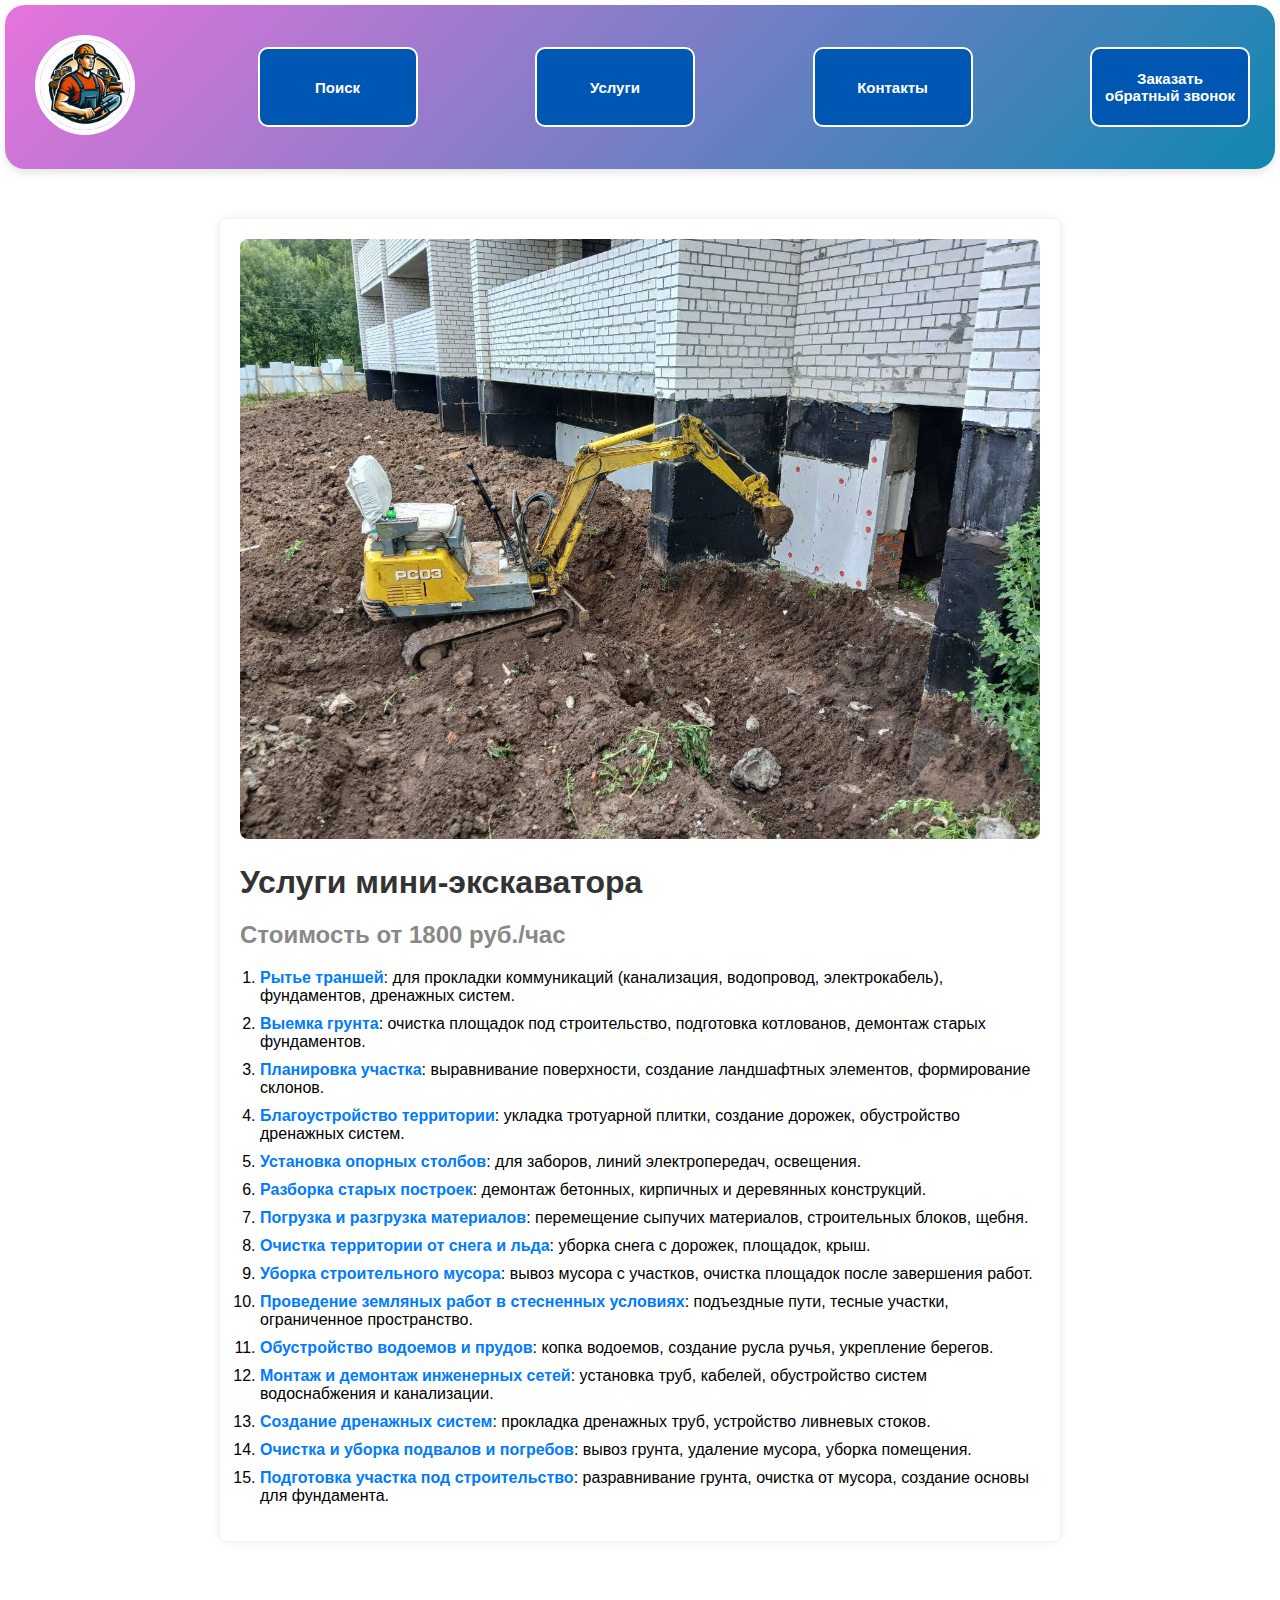
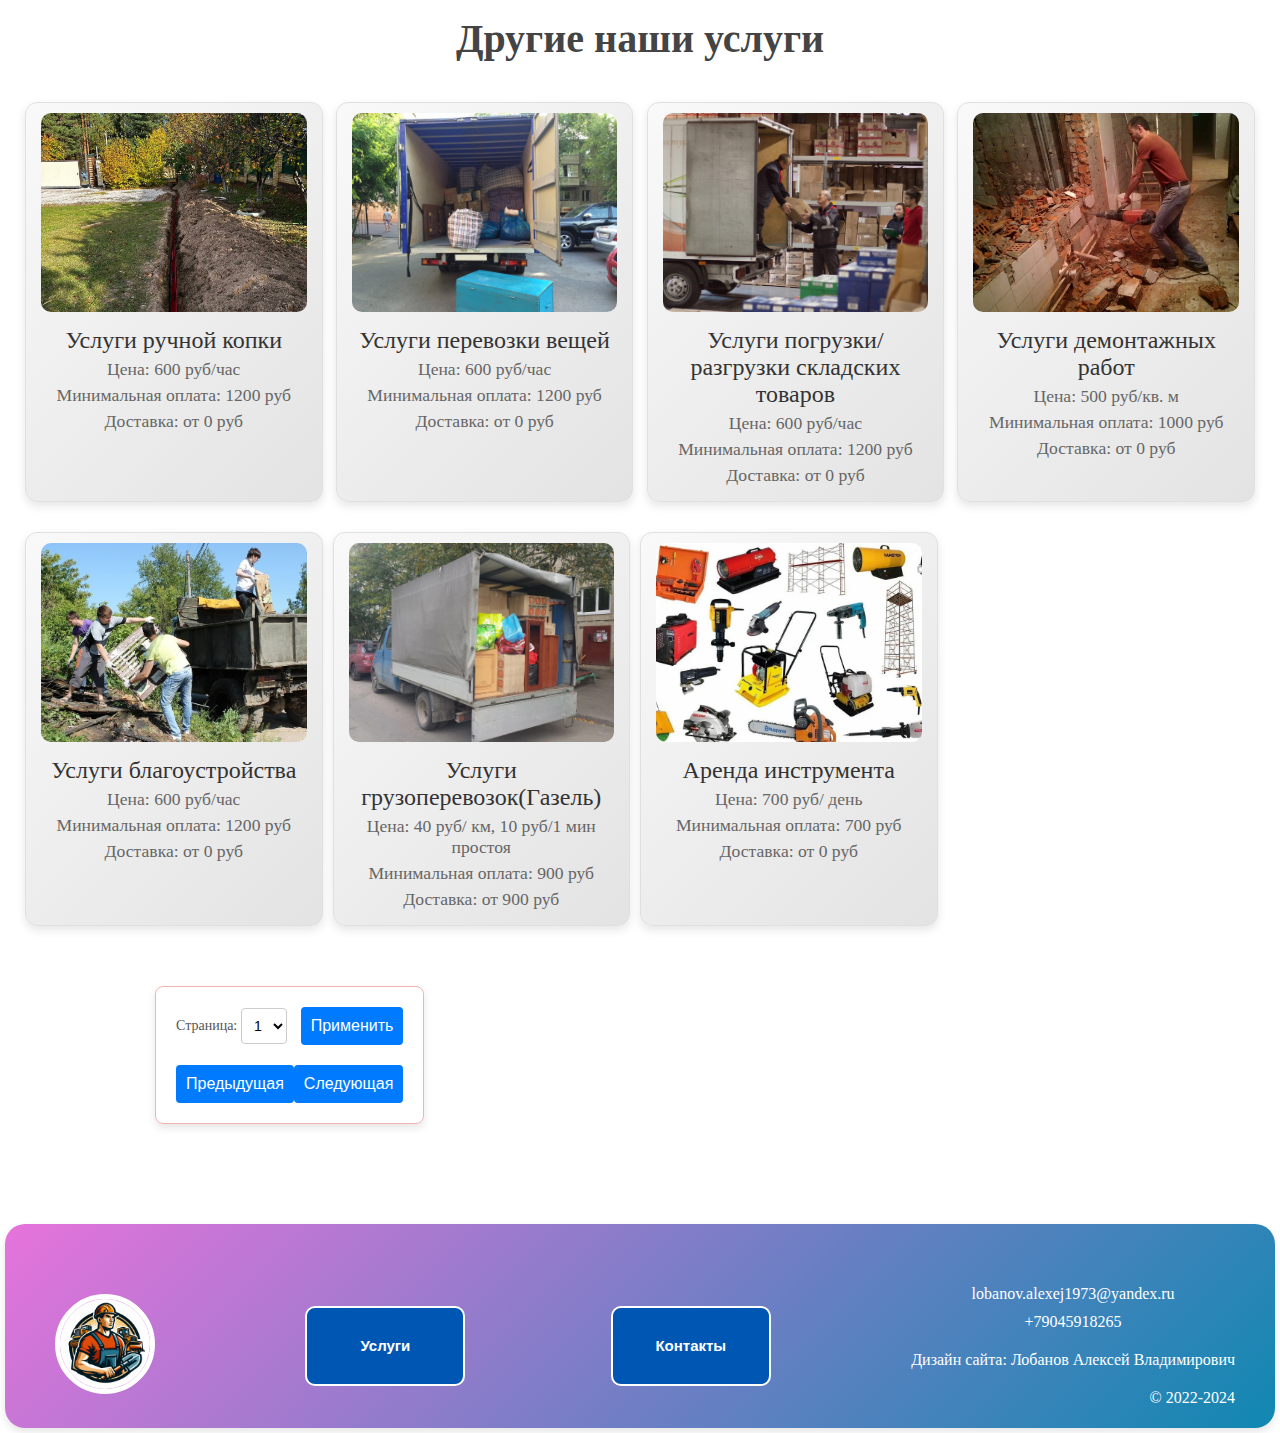
<file: Escavator.html>
<!DOCTYPE html>
<html lang="ru">

<head>
    <meta http-equiv="X-UA-Compatible" content="IE=edge">
    <meta charset="UTF-8">
    <meta name="viewport" content="width=device-width, initial-scale=1.0">
    <link rel="stylesheet" href="Style/headerandfooter.css">
    <link rel="stylesheet" href="Style/Opisanie.css">
    <link rel="stylesheet" href="Style/Druzieuslegi.css">
    <link rel="stylesheet" href="Style/paginahia.css">
    <title>
        GruzVozmi
    </title>
    <!-- WhatsApp -->
    <script src="https://static.elfsight.com/platform/platform.js" async></script>
   

</head>

<body>

    <header>
        <a href="index.html">
            <!-- Логотип -->
            <img src="photo/Логотип.png" id="logo" alt="Логотип">
        </a>
        
            <button type="submit" class="button">Поиск</button>
        
        <form action="Services.html">
            <button type="submit" class="button">Услуги</button>
        </form>
        <form action="Contacts.html">
            <button type="submit" class="button">Контакты</button>
        </form>
        <form action="Call.html" >
            <button type="submit" class="button">Заказать обратный звонок</button>
        </form>
    </header>
    <main class="Opisanie"> <img src="photo/Земляные_работы_(мини-эскаватор).jpg" alt="Фото мини-экскаватора"
            class="excavator-image">
        <h1 class="title">Услуги мини-экскаватора</h1>
        <h2 class="price">Стоимость от 1800 руб./час</h2>
        <ol class="service-list">
            <li><strong>Рытье траншей</strong>: для прокладки коммуникаций (канализация, водопровод, электрокабель),
                фундаментов, дренажных систем.</li>
            <li><strong>Выемка грунта</strong>: очистка площадок под строительство, подготовка котлованов, демонтаж
                старых фундаментов.</li>
            <li><strong>Планировка участка</strong>: выравнивание поверхности, создание ландшафтных элементов,
                формирование склонов.</li>
            <li><strong>Благоустройство территории</strong>: укладка тротуарной плитки, создание дорожек, обустройство
                дренажных систем.</li>
            <li><strong>Установка опорных столбов</strong>: для заборов, линий электропередач, освещения.</li>
            <li><strong>Разборка старых построек</strong>: демонтаж бетонных, кирпичных и деревянных конструкций.</li>
            <li><strong>Погрузка и разгрузка материалов</strong>: перемещение сыпучих материалов, строительных блоков,
                щебня.</li>
            <li><strong>Очистка территории от снега и льда</strong>: уборка снега с дорожек, площадок, крыш.</li>
            <li><strong>Уборка строительного мусора</strong>: вывоз мусора с участков, очистка площадок после завершения
                работ.</li>
            <li><strong>Проведение земляных работ в стесненных условиях</strong>: подъездные пути, тесные участки,
                ограниченное пространство.</li>
            <li><strong>Обустройство водоемов и прудов</strong>: копка водоемов, создание русла ручья, укрепление
                берегов.</li>
            <li><strong>Монтаж и демонтаж инженерных сетей</strong>: установка труб, кабелей, обустройство систем
                водоснабжения и канализации.</li>
            <li><strong>Создание дренажных систем</strong>: прокладка дренажных труб, устройство ливневых стоков.</li>
            <li><strong>Очистка и уборка подвалов и погребов</strong>: вывоз грунта, удаление мусора, уборка помещения.
            </li>
            <li><strong>Подготовка участка под строительство</strong>: разравнивание грунта, очистка от мусора, создание
                основы для фундамента.</li>
        </ol>
    </main>
    <section class="Catalog">
        <h2 class="other-services-title">Другие наши услуги</h2>

        <div class="Product">
            <div class="Product-image">
                <a href="Digging.html"><img src="photo/Ручная_копка.jpg" alt="Ручная копка"></a>
            </div>
            <a href="Digging.html">
                <div class="Product-name"> Услуги ручной копки</div>
                <div class="Price">Цена: 600 руб/час </div>
                <div class="minimalka">Минимальная оплата: 1200 руб</div>
                <div class="dostavka">Доставка: от 0 руб</div>
            </a>
        </div>
        <div class="Product">
            <div class="Product-image">
                <a href="Transportation.html">
                    <img src="photo/перевозка_вещей.webp" alt="Перевозка вещей">
                </a>
            </div>
            <a href="Transportation.html">
                <div class="Product-name"> Услуги перевозки вещей</div>
                <div class="Price">Цена: 600 руб/час</div>
                <div class="minimalka">Минимальная оплата: 1200 руб</div>
                <div class="dostavka">Доставка: от 0 руб</div>
            </a>
        </div>
        <div class="Product">
            <div class="Product-image">
                <a href="Uploading.html"><img src="photo/Выгрузка.jpg" alt="грузчики"></a>
            </div>
            <a href="Uploading.html">
                <div class="Product-name"> Услуги погрузки/разгрузки складских товаров</div>
                <div class="Price">Цена: 600 руб/час</div>
                <div class="minimalka">Минимальная оплата: 1200 руб</div>
                <div class="dostavka">Доставка: от 0 руб</div>
            </a>
        </div>
        <div class="Product">
            <div class="Product-image">
                <a href="Dismantling.html"><img src="photo/Демонтаж.JPG" alt="грузчики"></a>
            </div>
            <a href="Dismantling.html">
                <div class="Product-name"> Услуги демонтажных работ</div>
                <div class="Price">Цена: 500 руб/кв. м</div>
                <div class="minimalka">Минимальная оплата: 1000 руб</div>
                <div class="dostavka">Доставка: от 0 руб</div>
            </a>
        </div>
        <div class="Product">
            <div class="Product-image">
                <a href="Improvement.html"><img src="photo/Благоустройство.jpg" alt="грузчики"></a>
            </div>
            <a href="Improvement.html">
                <div class="Product-name"> Услуги благоустройства</div>
                <div class="Price">Цена: 600 руб/час</div>
                <div class="minimalka">Минимальная оплата: 1200 руб</div>
                <div class="dostavka">Доставка: от 0 руб</div>
            </a>
        </div>
        <div class="Product">
            <div class="Product-image">
                <a href="Gazelle.html"><img src="photo/Газель.webp" alt="грузчики"></a>
            </div>
            <a href="Gazelle.html">
                <div class="Product-name"> Услуги грузоперевозок(Газель)</div>
                <div class="Price">Цена: 40 руб/ км, 10 руб/1 мин простоя</div>
                <div class="minimalka">Минимальная оплата: 900 руб</div>
                <div class="dostavka">Доставка: от 900 руб</div>
            </a>
        </div>
        <div class="Product">
            <div class="Product-image">
                <a href="Lease.html"><img src="photo/Аренда_инструмента.webp" alt="грузчики"></a>
            </div>
            <a href="Lease.html">
                <div class="Product-name"> Аренда инструмента</div>
                <div class="Price">Цена: 700 руб/ день</div>
                <div class="minimalka">Минимальная оплата: 700 руб</div>
                <div class="dostavka">Доставка: от 0 руб</div>
            </a>
        </div>
    </section>
    <form  class="pagination-form">
        <div class="top-row">
            <label for="page">Страница:</label>
            <select id="page" name="page">
                <option value="1">1</option>
                <option value="2">2</option>
                <option value="3">3</option>
                <option value="4">4</option>
                <option value="5">5</option>
                <option value="6">6</option>
                <option value="7">7</option>
                <option value="8">8</option>
            </select>
            <button type="submit" class="button apply-button">Применить</button>
        </div>
        <div class="bottom-row">
            <button type="submit" name="page" value="previous" class="button">Предыдущая</button>
            <button type="submit" name="page" value="next" class="button">Следующая</button>
        </div>
    </form>




    <footer>
        <div class="map-container">
            <!-- Яндекс Карты -->
            <script async
                src="https://api-maps.yandex.ru/services/constructor/1.0/js/?um=constructor%3Aeb271a03cfeddd0168aba64b0d6dbf500f2287a872e204b369f4ab5eb1db6fd1&amp;width=1400&amp;height=450&amp;lang=ru_RU&amp;scroll=true">
                </script>
        </div>

        <div class="footer-content">
            <a href="index.html">
                <img src="photo/Логотип.png" id="footer-logo" alt="Логотип">
            </a>
            <form action="Services.html">
                <button type="submit" class="button">Услуги</button>
            </form>
            <form action="Contacts.html">
                <button type="submit" class="button">Контакты</button>
            </form>
            <div class="info">
                <a href="mailto:lobanov.alexej1973@yandex.ru">lobanov.alexej1973@yandex.ru</a>
                <a href="tel:+79045918265">+79045918265</a>
                <div>Дизайн сайта: Лобанов Алексей Владимирович</div>
                <div>© 2022-2024</div>
            </div>
        </div>
    </footer>




</body>

</html>
</file>
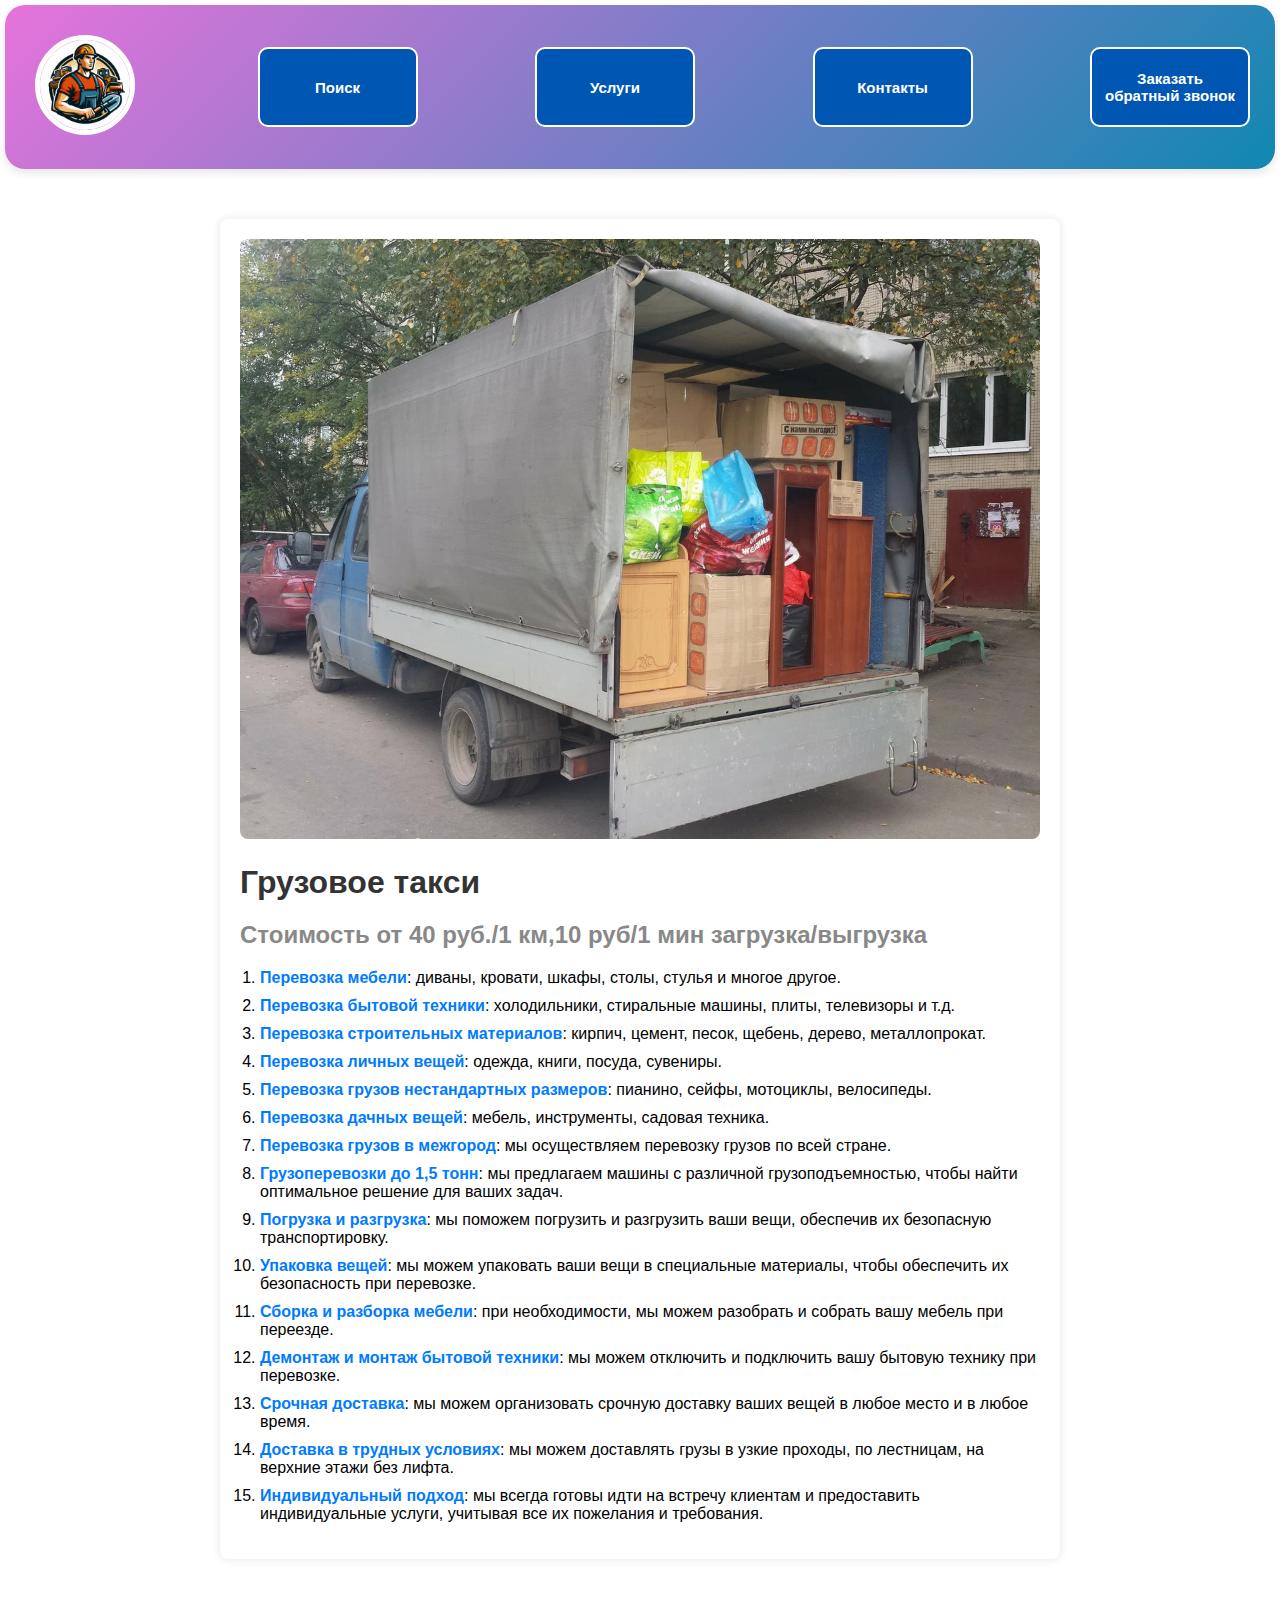
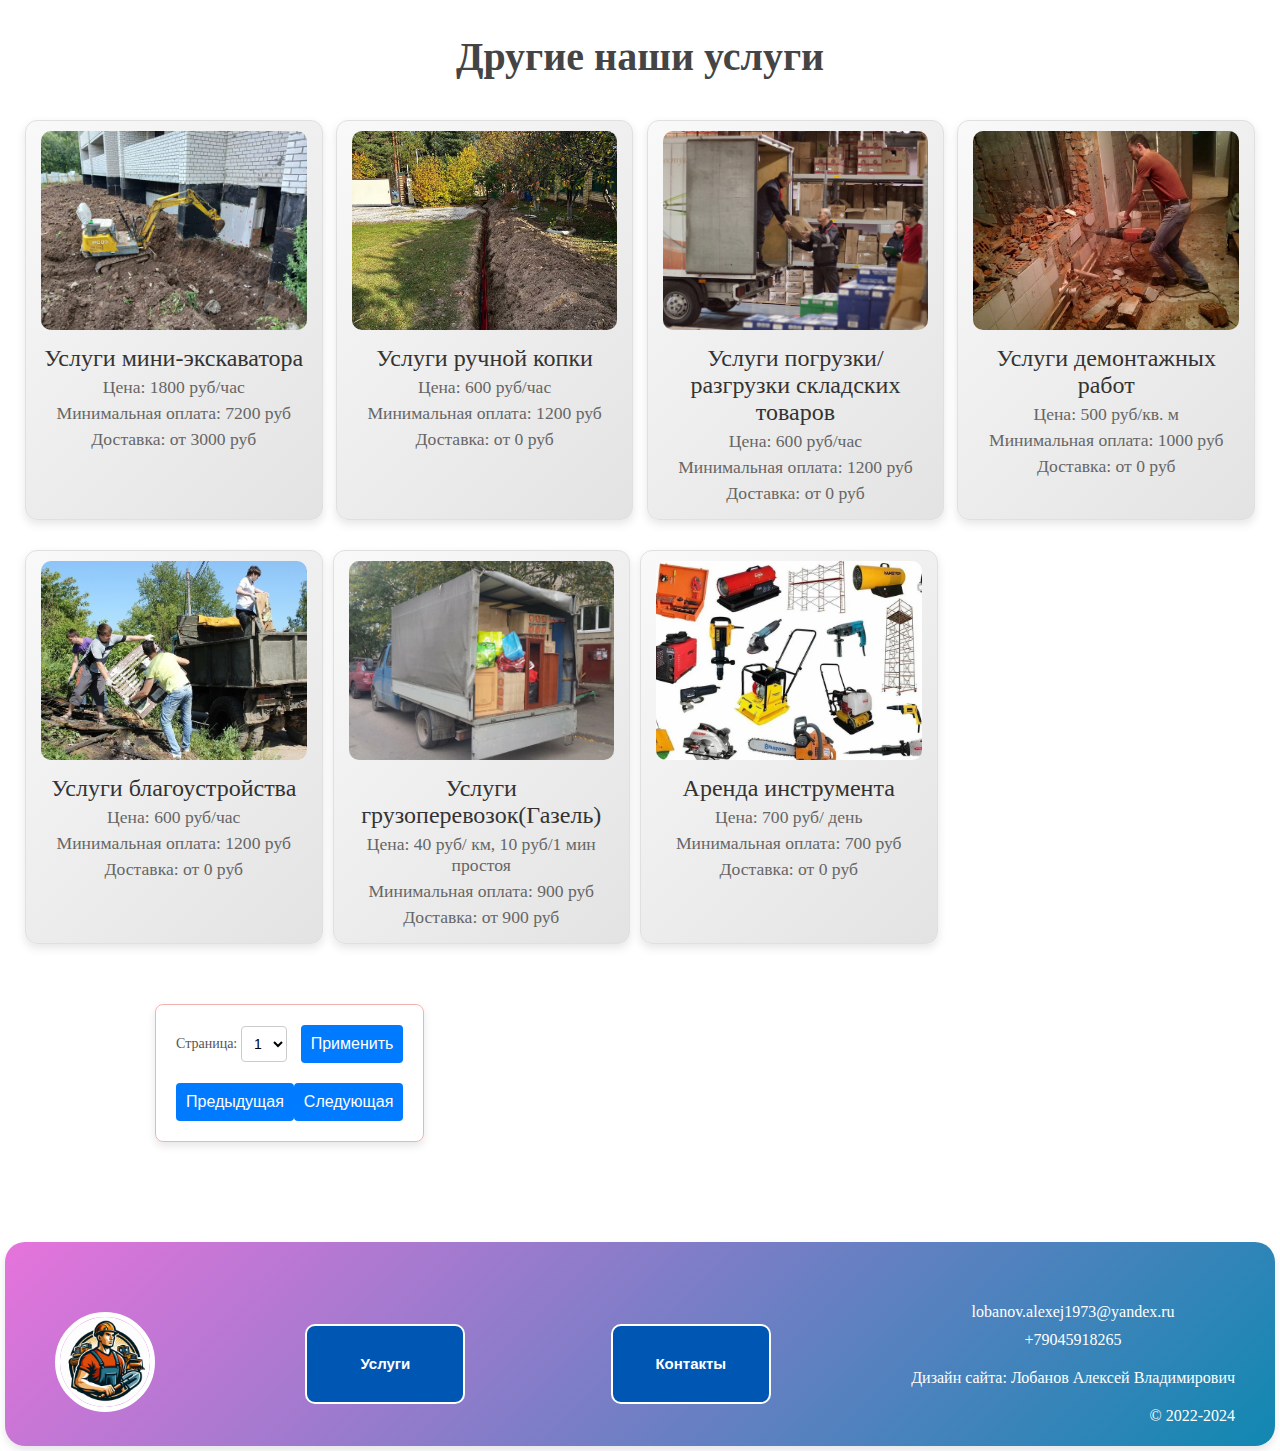
<file: Gazelle.html>
<!DOCTYPE html>
<html lang="ru">

<head>
    <meta http-equiv="X-UA-Compatible" content="IE=edge">
    <meta charset="UTF-8">
    <meta name="viewport" content="width=device-width, initial-scale=1.0">
    <link rel="stylesheet" href="Style/headerandfooter.css">
    <link rel="stylesheet" href="Style/Opisanie.css">
    <link rel="stylesheet" href="Style/Druzieuslegi.css">
    <link rel="stylesheet" href="Style/paginahia.css">
    <title>
        GruzVozmi
    </title>
    <!-- WhatsApp -->
    <script src="https://static.elfsight.com/platform/platform.js" async></script>
   

</head>

<body>

    <header>
        <a href="index.html">
            <!-- Логотип -->
            <img src="photo/Логотип.png" id="logo" alt="Логотип">
        </a>
        
            <button type="submit" class="button">Поиск</button>
        
        <form action="Services.html">
            <button type="submit" class="button">Услуги</button>
        </form>
        <form action="Contacts.html">
            <button type="submit" class="button">Контакты</button>
        </form>
        <form action="Call.html" >
            <button type="submit" class="button">Заказать обратный звонок</button>
        </form>
    </header>
    <main class="Opisanie"> <img src="photo/Газель.webp" alt="Газель" class="excavator-image">
        <h1 class="title">Грузовое такси</h1>
        <h2 class="price">Стоимость от 40 руб./1 км,10 руб/1 мин загрузка/выгрузка</h2>
        <ol class="service-list">
            <li><strong>Перевозка мебели</strong>: диваны, кровати, шкафы, столы, стулья и многое другое.</li>
            <li><strong>Перевозка бытовой техники</strong>: холодильники, стиральные машины, плиты, телевизоры и т.д.
            </li>
            <li><strong>Перевозка строительных материалов</strong>: кирпич, цемент, песок, щебень, дерево,
                металлопрокат.</li>
            <li><strong>Перевозка личных вещей</strong>: одежда, книги, посуда, сувениры.</li>
            <li><strong>Перевозка грузов нестандартных размеров</strong>: пианино, сейфы, мотоциклы, велосипеды.</li>
            <li><strong>Перевозка дачных вещей</strong>: мебель, инструменты, садовая техника.</li>
            <li><strong>Перевозка грузов в межгород</strong>: мы осуществляем перевозку грузов по всей стране.</li>
            <li><strong>Грузоперевозки до 1,5 тонн</strong>: мы предлагаем машины с различной грузоподъемностью, чтобы
                найти оптимальное решение для ваших задач.</li>
            <li><strong>Погрузка и разгрузка</strong>: мы поможем погрузить и разгрузить ваши вещи, обеспечив их
                безопасную транспортировку.</li>
            <li><strong>Упаковка вещей</strong>: мы можем упаковать ваши вещи в специальные материалы, чтобы обеспечить
                их безопасность при перевозке.</li>
            <li><strong>Сборка и разборка мебели</strong>: при необходимости, мы можем разобрать и собрать вашу мебель
                при переезде.</li>
            <li><strong>Демонтаж и монтаж бытовой техники</strong>: мы можем отключить и подключить вашу бытовую технику
                при перевозке.</li>
            <li><strong>Срочная доставка</strong>: мы можем организовать срочную доставку ваших вещей в любое место и в
                любое время.</li>
            <li><strong>Доставка в трудных условиях</strong>: мы можем доставлять грузы в узкие проходы, по лестницам,
                на верхние этажи без лифта.</li>
            <li><strong>Индивидуальный подход</strong>: мы всегда готовы идти на встречу клиентам и предоставить
                индивидуальные услуги, учитывая все их пожелания и требования.</li>
        </ol>




    </main>
    
    <section class="Catalog">
        <h2 class="other-services-title">Другие наши услуги</h2>
        <div class="Product">
            <div class="Product-image">
                <a href="Escavator.html"><img src="photo/Земляные_работы_(мини-эскаватор).jpg" alt="Ручная копка"></a>
            </div>
            <a href="Escavator.html">
                <div class="Product-name"> Услуги мини-экскаватора</div>
                <div class="Price">Цена: 1800 руб/час </div>
                <div class="minimalka">Минимальная оплата: 7200 руб</div>
                <div class="dostavka">Доставка: от 3000 руб</div>
            </a>
        </div>
        <div class="Product">
            <div class="Product-image">
                <a href="Digging.html"><img src="photo/Ручная_копка.jpg" alt="Ручная копка"></a>
            </div>
            <a href="Digging.html">
                <div class="Product-name"> Услуги ручной копки</div>
                <div class="Price">Цена: 600 руб/час </div>
                <div class="minimalka">Минимальная оплата: 1200 руб</div>
                <div class="dostavka">Доставка: от 0 руб</div>
            </a>
        </div>
        
        <div class="Product">
            <div class="Product-image">
                <a href="Uploading.html"><img src="photo/Выгрузка.jpg" alt="грузчики"></a>
            </div>
            <a href="Uploading.html">
                <div class="Product-name"> Услуги погрузки/разгрузки складских товаров</div>
                <div class="Price">Цена: 600 руб/час</div>
                <div class="minimalka">Минимальная оплата: 1200 руб</div>
                <div class="dostavka">Доставка: от 0 руб</div>
            </a>
        </div>
        <div class="Product">
            <div class="Product-image">
                <a href="Dismantling.html"><img src="photo/Демонтаж.JPG" alt="грузчики"></a>
            </div>
            <a href="Dismantling.html">
                <div class="Product-name"> Услуги демонтажных работ</div>
                <div class="Price">Цена: 500 руб/кв. м</div>
                <div class="minimalka">Минимальная оплата: 1000 руб</div>
                <div class="dostavka">Доставка: от 0 руб</div>
            </a>
        </div>
        <div class="Product">
            <div class="Product-image">
                <a href="Improvement.html"><img src="photo/Благоустройство.jpg" alt="грузчики"></a>
            </div>
            <a href="Improvement.html">
                <div class="Product-name"> Услуги благоустройства</div>
                <div class="Price">Цена: 600 руб/час</div>
                <div class="minimalka">Минимальная оплата: 1200 руб</div>
                <div class="dostavka">Доставка: от 0 руб</div>
            </a>
        </div>
        <div class="Product">
            <div class="Product-image">
                <a href="Gazelle.html"><img src="photo/Газель.webp" alt="грузчики"></a>
            </div>
            <a href="Gazelle.html">
                <div class="Product-name"> Услуги грузоперевозок(Газель)</div>
                <div class="Price">Цена: 40 руб/ км, 10 руб/1 мин простоя</div>
                <div class="minimalka">Минимальная оплата: 900 руб</div>
                <div class="dostavka">Доставка: от 900 руб</div>
            </a>
        </div>
        <div class="Product">
            <div class="Product-image">
                <a href="Lease.html"><img src="photo/Аренда_инструмента.webp" alt="грузчики"></a>
            </div>
            <a href="Lease.html">
                <div class="Product-name"> Аренда инструмента</div>
                <div class="Price">Цена: 700 руб/ день</div>
                <div class="minimalka">Минимальная оплата: 700 руб</div>
                <div class="dostavka">Доставка: от 0 руб</div>
            </a>
        </div>
    </section>
    
    <form  class="pagination-form">
        <div class="top-row">
            <label for="page">Страница:</label>
            <select id="page" name="page">
                <option value="1">1</option>
                <option value="2">2</option>
                <option value="3">3</option>
                <option value="4">4</option>
                <option value="5">5</option>
                <option value="6">6</option>
                <option value="7">7</option>
                <option value="8">8</option>
            </select>
            <button type="submit" class="button apply-button">Применить</button>
        </div>
        <div class="bottom-row">
            <button type="submit" name="page" value="previous" class="button">Предыдущая</button>
            <button type="submit" name="page" value="next" class="button">Следующая</button>
        </div>
    </form>

    <footer>
        <div class="map-container">
            <!-- Яндекс Карты -->
            <script async
                src="https://api-maps.yandex.ru/services/constructor/1.0/js/?um=constructor%3Aeb271a03cfeddd0168aba64b0d6dbf500f2287a872e204b369f4ab5eb1db6fd1&amp;width=1400&amp;height=450&amp;lang=ru_RU&amp;scroll=true">
                </script>
        </div>

        <div class="footer-content">
            <a href="index.html">
                <img src="photo/Логотип.png" id="footer-logo" alt="Логотип">
            </a>
            <form action="Services.html">
                <button type="submit" class="button">Услуги</button>
            </form>
            <form action="Contacts.html">
                <button type="submit" class="button">Контакты</button>
            </form>
            <div class="info">
                <a href="mailto:lobanov.alexej1973@yandex.ru">lobanov.alexej1973@yandex.ru</a>
                <a href="tel:+79045918265">+79045918265</a>
                <div>Дизайн сайта: Лобанов Алексей Владимирович</div>
                <div>© 2022-2024</div>
            </div>
        </div>
    </footer>




</body>

</html>
</file>
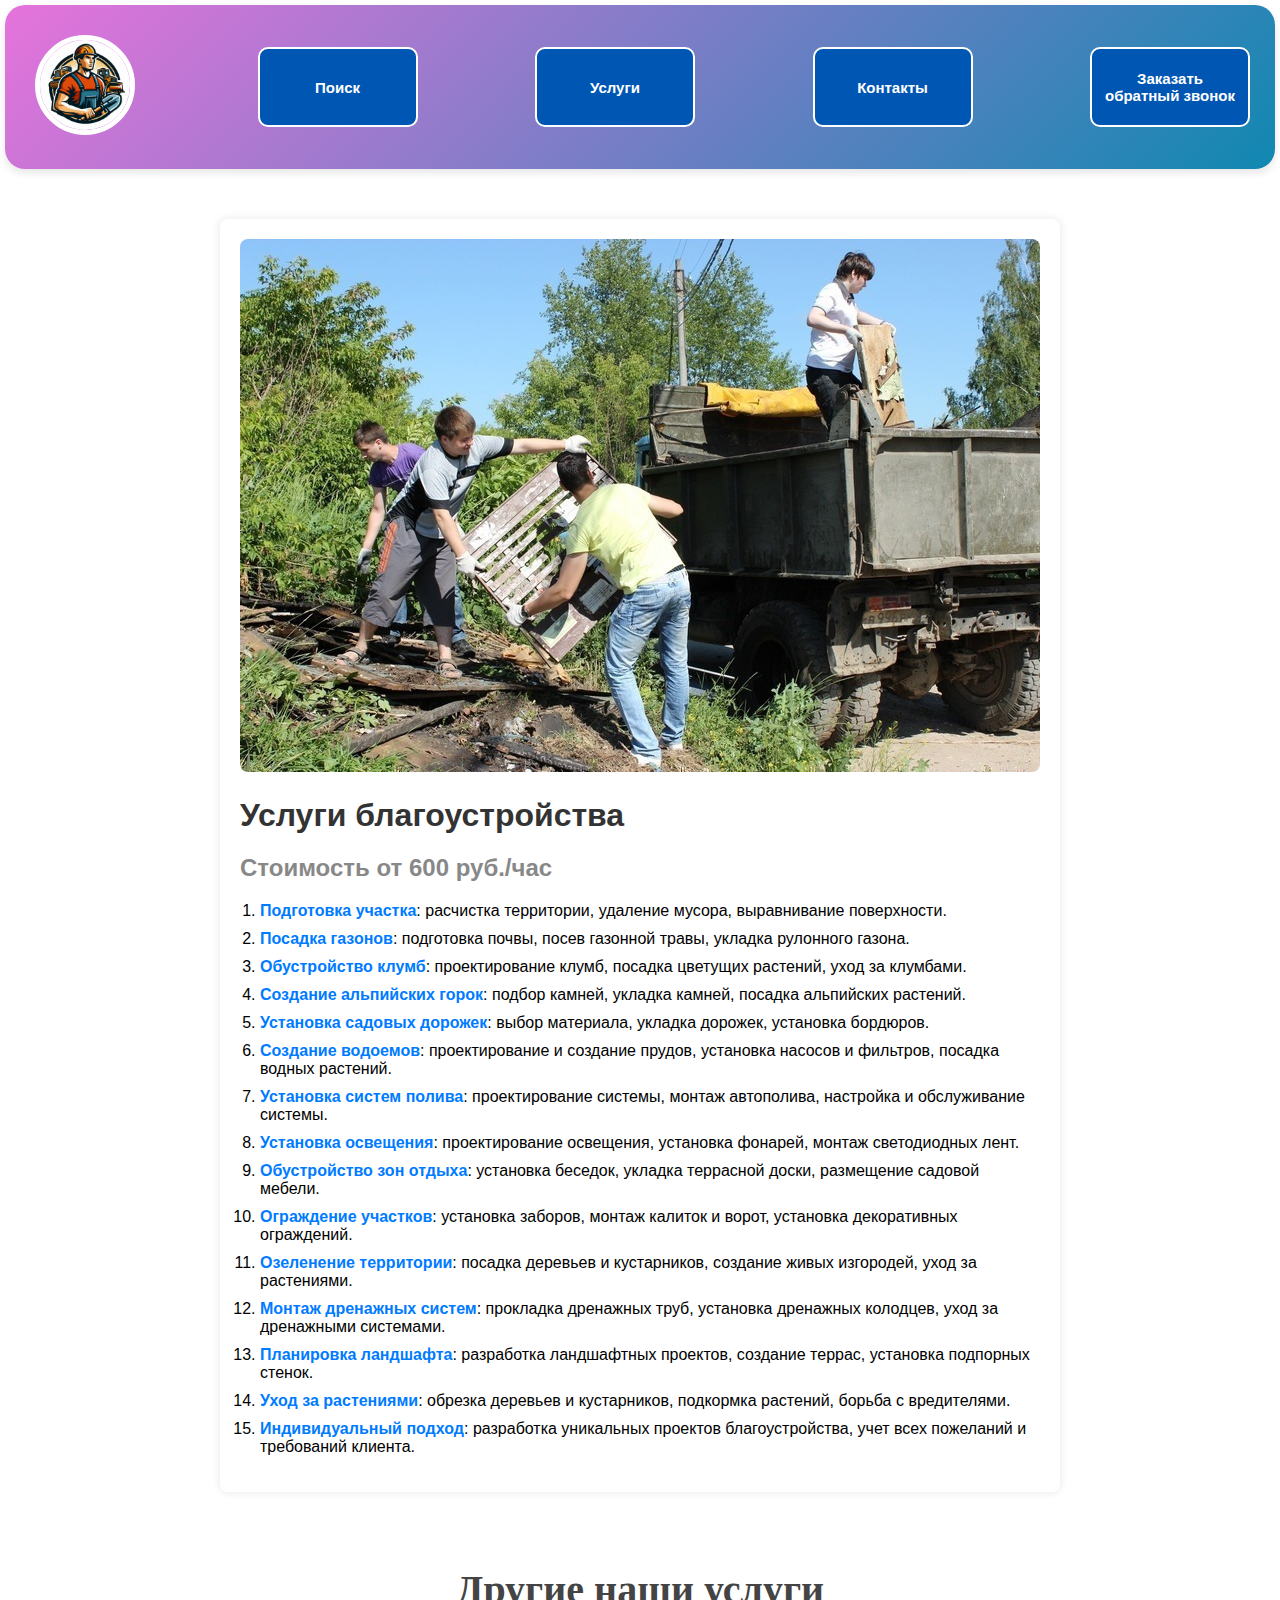
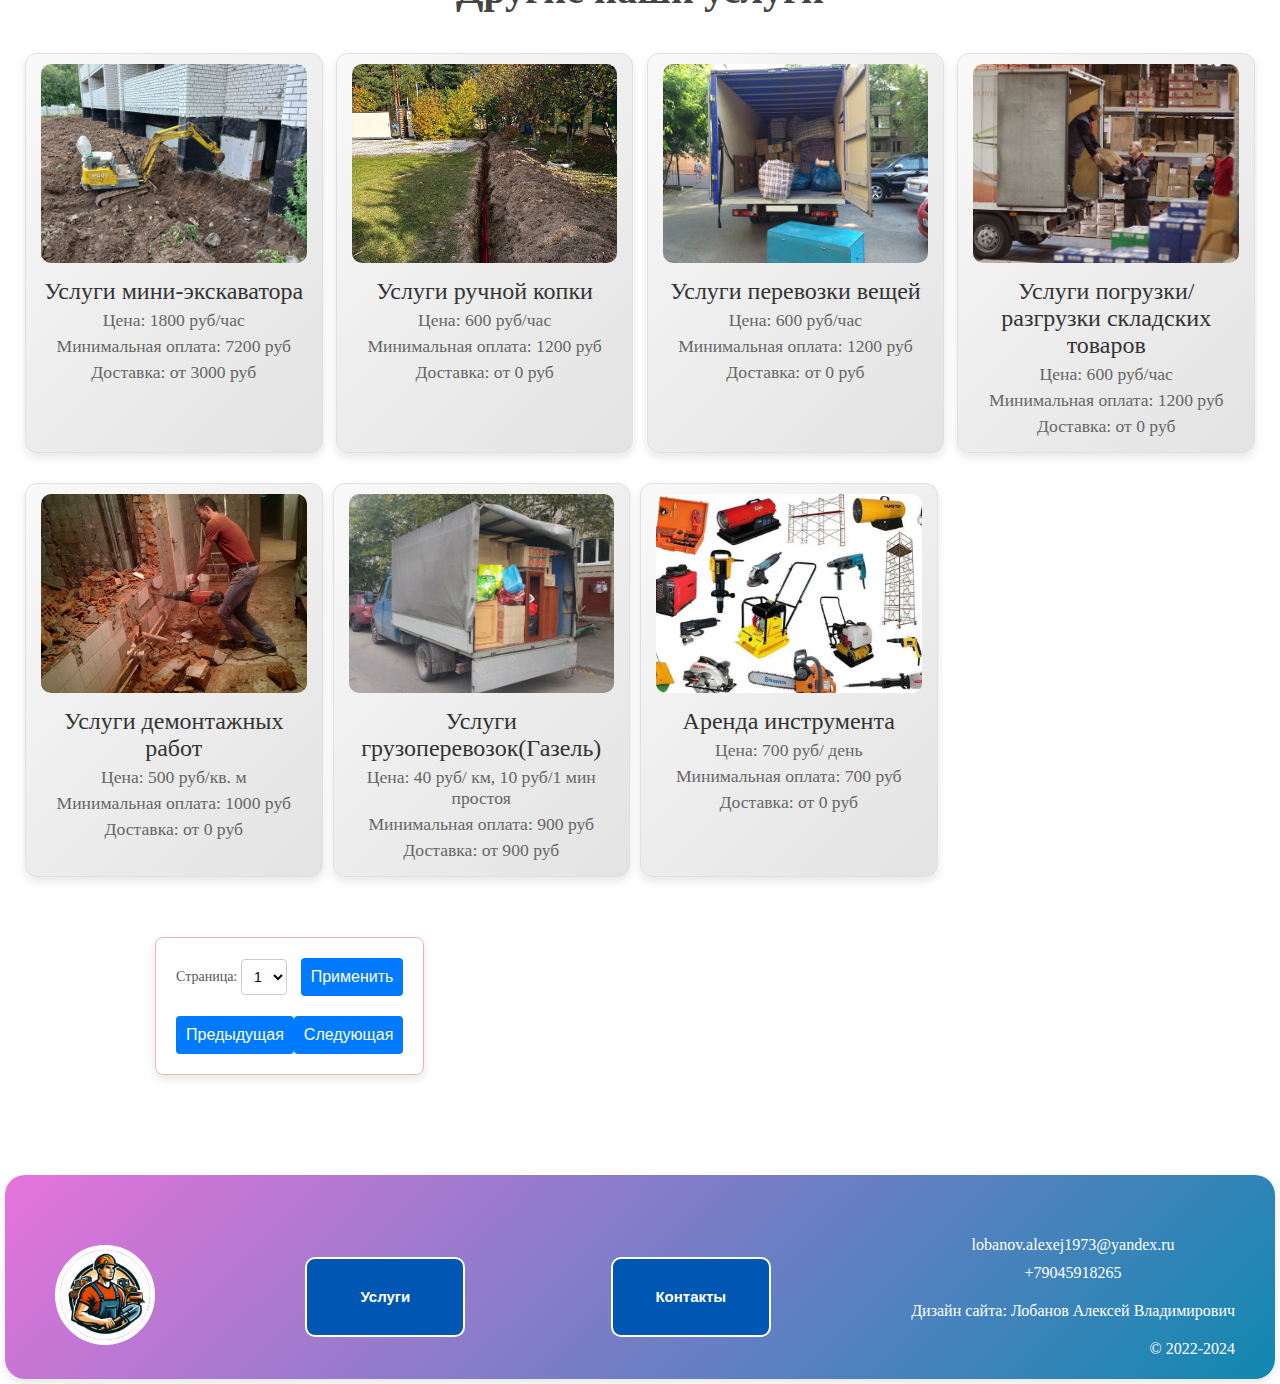
<file: Improvement.html>
<!DOCTYPE html>
<html lang="ru">

<head>
    <meta http-equiv="X-UA-Compatible" content="IE=edge">
    <meta charset="UTF-8">
    <meta name="viewport" content="width=device-width, initial-scale=1.0">
    <link rel="stylesheet" href="Style/headerandfooter.css">
    <link rel="stylesheet" href="Style/Opisanie.css">
    <link rel="stylesheet" href="Style/Druzieuslegi.css">
    <link rel="stylesheet" href="Style/paginahia.css">
    <title>
        GruzVozmi
    </title>
    <!-- WhatsApp -->
    <script src="https://static.elfsight.com/platform/platform.js" async></script>
   

</head>

<body>

    <header>
        <a href="index.html">
            <!-- Логотип -->
            <img src="photo/Логотип.png" id="logo" alt="Логотип">
        </a>
        
            <button type="submit" class="button">Поиск</button>
        
        <form action="Services.html">
            <button type="submit" class="button">Услуги</button>
        </form>
        <form action="Contacts.html">
            <button type="submit" class="button">Контакты</button>
        </form>
        <form action="Call.html" >
            <button type="submit" class="button">Заказать обратный звонок</button>
        </form>
    </header>
    <main class="Opisanie"> <img src="photo/Благоустройство.jpg" alt="Благоустройство" class="excavator-image">
        <h1 class="title">Услуги благоустройства</h1>
        <h2 class="price">Стоимость от 600 руб./час</h2>
        <ol class="service-list">
            <li><strong>Подготовка участка</strong>: расчистка территории, удаление мусора, выравнивание поверхности.</li>
            <li><strong>Посадка газонов</strong>: подготовка почвы, посев газонной травы, укладка рулонного газона.</li>
            <li><strong>Обустройство клумб</strong>: проектирование клумб, посадка цветущих растений, уход за клумбами.</li>
            <li><strong>Создание альпийских горок</strong>: подбор камней, укладка камней, посадка альпийских растений.</li>
            <li><strong>Установка садовых дорожек</strong>: выбор материала, укладка дорожек, установка бордюров.</li>
            <li><strong>Создание водоемов</strong>: проектирование и создание прудов, установка насосов и фильтров, посадка водных растений.</li>
            <li><strong>Установка систем полива</strong>: проектирование системы, монтаж автополива, настройка и обслуживание системы.</li>
            <li><strong>Установка освещения</strong>: проектирование освещения, установка фонарей, монтаж светодиодных лент.</li>
            <li><strong>Обустройство зон отдыха</strong>: установка беседок, укладка террасной доски, размещение садовой мебели.</li>
            <li><strong>Ограждение участков</strong>: установка заборов, монтаж калиток и ворот, установка декоративных ограждений.</li>
            <li><strong>Озеленение территории</strong>: посадка деревьев и кустарников, создание живых изгородей, уход за растениями.</li>
            <li><strong>Монтаж дренажных систем</strong>: прокладка дренажных труб, установка дренажных колодцев, уход за дренажными системами.</li>
            <li><strong>Планировка ландшафта</strong>: разработка ландшафтных проектов, создание террас, установка подпорных стенок.</li>
            <li><strong>Уход за растениями</strong>: обрезка деревьев и кустарников, подкормка растений, борьба с вредителями.</li>
            <li><strong>Индивидуальный подход</strong>: разработка уникальных проектов благоустройства, учет всех пожеланий и требований клиента.</li>
        </ol>
        
        
        
    </main>
    <section class="Catalog">
        <h2 class="other-services-title">Другие наши услуги</h2>
        <div class="Product">
            <div class="Product-image">
                <a href="Escavator.html"><img src="photo/Земляные_работы_(мини-эскаватор).jpg" alt="Ручная копка"></a>
            </div>
            <a href="Escavator.html">
                <div class="Product-name"> Услуги мини-экскаватора</div>
                <div class="Price">Цена: 1800 руб/час </div>
                <div class="minimalka">Минимальная оплата: 7200 руб</div>
                <div class="dostavka">Доставка: от 3000 руб</div>
            </a>
        </div>
        <div class="Product">
            <div class="Product-image">
                <a href="Digging.html"><img src="photo/Ручная_копка.jpg" alt="Ручная копка"></a>
            </div>
            <a href="Digging.html">
                <div class="Product-name"> Услуги ручной копки</div>
                <div class="Price">Цена: 600 руб/час </div>
                <div class="minimalka">Минимальная оплата: 1200 руб</div>
                <div class="dostavka">Доставка: от 0 руб</div>
            </a>
        </div>
        <div class="Product">
            <div class="Product-image">
                <a href="Transportation.html">
                    <img src="photo/перевозка_вещей.webp" alt="Перевозка вещей">
                </a>
            </div>
            <a href="Transportation.html">
                <div class="Product-name"> Услуги перевозки вещей</div>
                <div class="Price">Цена: 600 руб/час</div>
                <div class="minimalka">Минимальная оплата: 1200 руб</div>
                <div class="dostavka">Доставка: от 0 руб</div>
            </a>
        </div>
        <div class="Product">
            <div class="Product-image">
                <a href="Uploading.html"><img src="photo/Выгрузка.jpg" alt="грузчики"></a>
            </div>
            <a href="Uploading.html">
                <div class="Product-name"> Услуги погрузки/разгрузки складских товаров</div>
                <div class="Price">Цена: 600 руб/час</div>
                <div class="minimalka">Минимальная оплата: 1200 руб</div>
                <div class="dostavka">Доставка: от 0 руб</div>
            </a>
        </div>
        <div class="Product">
            <div class="Product-image">
                <a href="Dismantling.html"><img src="photo/Демонтаж.JPG" alt="грузчики"></a>
            </div>
            <a href="Dismantling.html">
                <div class="Product-name"> Услуги демонтажных работ</div>
                <div class="Price">Цена: 500 руб/кв. м</div>
                <div class="minimalka">Минимальная оплата: 1000 руб</div>
                <div class="dostavka">Доставка: от 0 руб</div>
            </a>
        </div>
        
        <div class="Product">
            <div class="Product-image">
                <a href="Gazelle.html"><img src="photo/Газель.webp" alt="грузчики"></a>
            </div>
            <a href="Gazelle.html">
                <div class="Product-name"> Услуги грузоперевозок(Газель)</div>
                <div class="Price">Цена: 40 руб/ км, 10 руб/1 мин простоя</div>
                <div class="minimalka">Минимальная оплата: 900 руб</div>
                <div class="dostavka">Доставка: от 900 руб</div>
            </a>
        </div>
        <div class="Product">
            <div class="Product-image">
                <a href="Lease.html"><img src="photo/Аренда_инструмента.webp" alt="грузчики"></a>
            </div>
            <a href="Lease.html">
                <div class="Product-name"> Аренда инструмента</div>
                <div class="Price">Цена: 700 руб/ день</div>
                <div class="minimalka">Минимальная оплата: 700 руб</div>
                <div class="dostavka">Доставка: от 0 руб</div>
            </a>
        </div>
    </section>
    <form  class="pagination-form">
        <div class="top-row">
            <label for="page">Страница:</label>
            <select id="page" name="page">
                <option value="1">1</option>
                <option value="2">2</option>
                <option value="3">3</option>
                <option value="4">4</option>
                <option value="5">5</option>
                <option value="6">6</option>
                <option value="7">7</option>
                <option value="8">8</option>
            </select>
            <button type="submit" class="button apply-button">Применить</button>
        </div>
        <div class="bottom-row">
            <button type="submit" name="page" value="previous" class="button">Предыдущая</button>
            <button type="submit" name="page" value="next" class="button">Следующая</button>
        </div>
    </form>

    <footer>
        <div class="map-container">
            <!-- Яндекс Карты -->
            <script async
                src="https://api-maps.yandex.ru/services/constructor/1.0/js/?um=constructor%3Aeb271a03cfeddd0168aba64b0d6dbf500f2287a872e204b369f4ab5eb1db6fd1&amp;width=1400&amp;height=450&amp;lang=ru_RU&amp;scroll=true">
                </script>
        </div>

        <div class="footer-content">
            <a href="index.html">
                <img src="photo/Логотип.png" id="footer-logo" alt="Логотип">
            </a>
            <form action="Services.html">
                <button type="submit" class="button">Услуги</button>
            </form>
            <form action="Contacts.html">
                <button type="submit" class="button">Контакты</button>
            </form>
            <div class="info">
                <a href="mailto:lobanov.alexej1973@yandex.ru">lobanov.alexej1973@yandex.ru</a>
                <a href="tel:+79045918265">+79045918265</a>
                <div>Дизайн сайта: Лобанов Алексей Владимирович</div>
                <div>© 2022-2024</div>
            </div>
        </div>
    </footer>




</body>

</html>
</file>
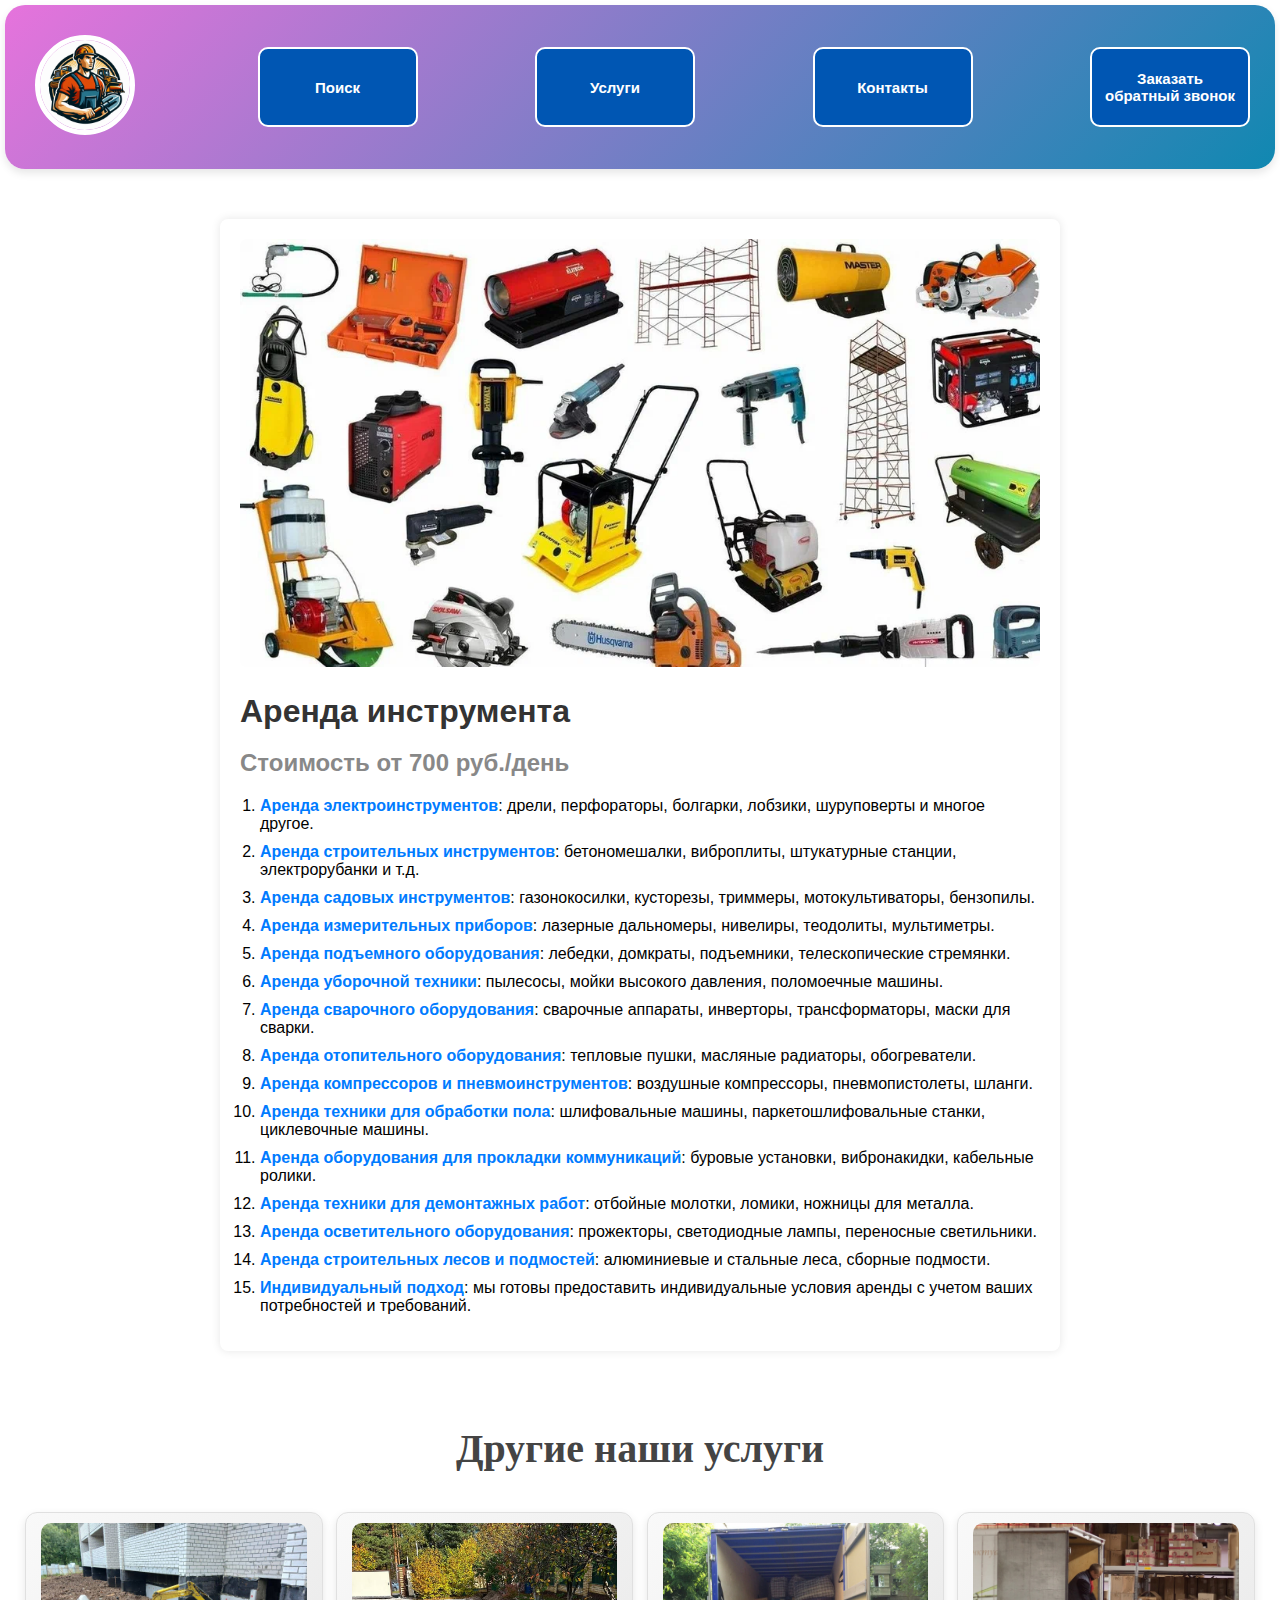
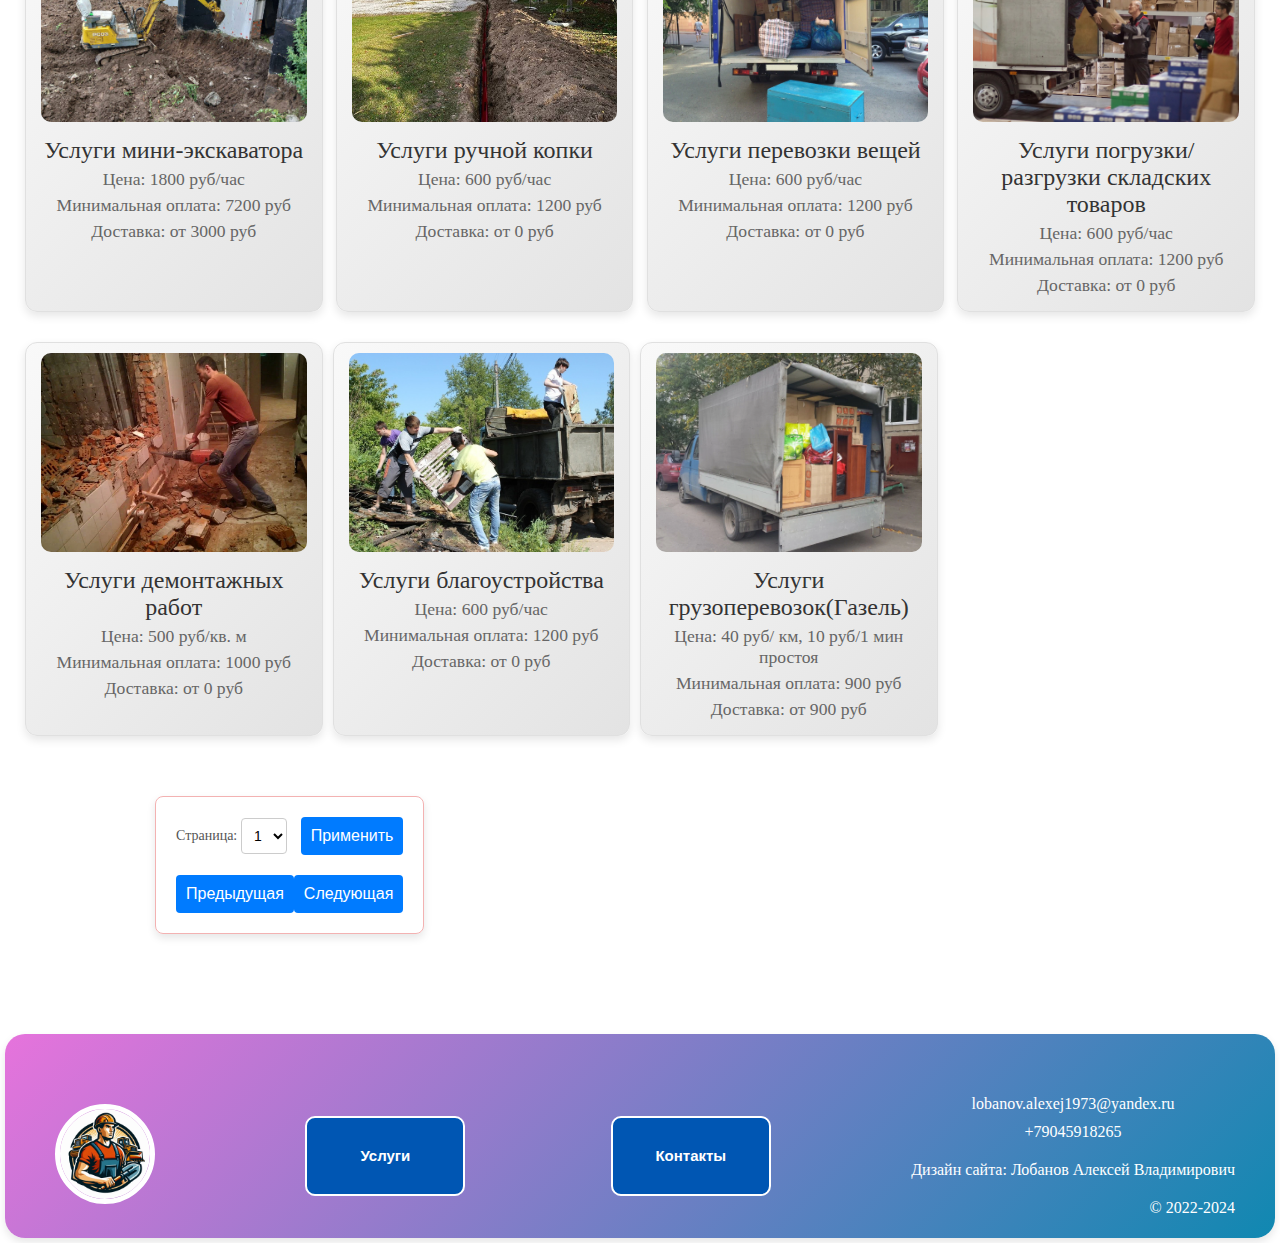
<file: Lease.html>
<!DOCTYPE html>
<html lang="ru">

<head>
    <meta http-equiv="X-UA-Compatible" content="IE=edge">
    <meta charset="UTF-8">
    <meta name="viewport" content="width=device-width, initial-scale=1.0">
    <link rel="stylesheet" href="Style/headerandfooter.css">
    <link rel="stylesheet" href="Style/Opisanie.css">
    <link rel="stylesheet" href="Style/Druzieuslegi.css">
    <link rel="stylesheet" href="Style/paginahia.css">
    <title>
        GruzVozmi
    </title>
    <!-- WhatsApp -->
    <script src="https://static.elfsight.com/platform/platform.js" async></script>
   

</head>

<body>

    <header>
        <a href="index.html">
            <!-- Логотип -->
            <img src="photo/Логотип.png" id="logo" alt="Логотип">
        </a>
        
            <button type="submit" class="button">Поиск</button>
        
        <form action="Services.html">
            <button type="submit" class="button">Услуги</button>
        </form>
        <form action="Contacts.html">
            <button type="submit" class="button">Контакты</button>
        </form>
        <form action="Call.html" >
            <button type="submit" class="button">Заказать обратный звонок</button>
        </form>
    </header>
    <main class="Opisanie"> <img src="photo/Аренда_инструмента.webp" alt="Аренда инструмента" class="excavator-image">
        <h1 class="title">Аренда инструмента</h1>
        <h2 class="price">Стоимость от 700 руб./день</h2>
        <ol class="service-list">
            <li><strong>Аренда электроинструментов</strong>: дрели, перфораторы, болгарки, лобзики, шуруповерты и многое другое.</li>
            <li><strong>Аренда строительных инструментов</strong>: бетономешалки, виброплиты, штукатурные станции, электрорубанки и т.д.</li>
            <li><strong>Аренда садовых инструментов</strong>: газонокосилки, кусторезы, триммеры, мотокультиваторы, бензопилы.</li>
            <li><strong>Аренда измерительных приборов</strong>: лазерные дальномеры, нивелиры, теодолиты, мультиметры.</li>
            <li><strong>Аренда подъемного оборудования</strong>: лебедки, домкраты, подъемники, телескопические стремянки.</li>
            <li><strong>Аренда уборочной техники</strong>: пылесосы, мойки высокого давления, поломоечные машины.</li>
            <li><strong>Аренда сварочного оборудования</strong>: сварочные аппараты, инверторы, трансформаторы, маски для сварки.</li>
            <li><strong>Аренда отопительного оборудования</strong>: тепловые пушки, масляные радиаторы, обогреватели.</li>
            <li><strong>Аренда компрессоров и пневмоинструментов</strong>: воздушные компрессоры, пневмопистолеты, шланги.</li>
            <li><strong>Аренда техники для обработки пола</strong>: шлифовальные машины, паркетошлифовальные станки, циклевочные машины.</li>
            <li><strong>Аренда оборудования для прокладки коммуникаций</strong>: буровые установки, вибронакидки, кабельные ролики.</li>
            <li><strong>Аренда техники для демонтажных работ</strong>: отбойные молотки, ломики, ножницы для металла.</li>
            <li><strong>Аренда осветительного оборудования</strong>: прожекторы, светодиодные лампы, переносные светильники.</li>
            <li><strong>Аренда строительных лесов и подмостей</strong>: алюминиевые и стальные леса, сборные подмости.</li>
            <li><strong>Индивидуальный подход</strong>: мы готовы предоставить индивидуальные условия аренды с учетом ваших потребностей и требований.</li>
        </ol>
        
    </main>
    <section class="Catalog">
        <h2 class="other-services-title">Другие наши услуги</h2>
        <div class="Product">
            <div class="Product-image">
                <a href="Escavator.html"><img src="photo/Земляные_работы_(мини-эскаватор).jpg" alt="Ручная копка"></a>
            </div>
            <a href="Escavator.html">
                <div class="Product-name"> Услуги мини-экскаватора</div>
                <div class="Price">Цена: 1800 руб/час </div>
                <div class="minimalka">Минимальная оплата: 7200 руб</div>
                <div class="dostavka">Доставка: от 3000 руб</div>
            </a>
        </div>
        <div class="Product">
            <div class="Product-image">
                <a href="Digging.html"><img src="photo/Ручная_копка.jpg" alt="Ручная копка"></a>
            </div>
            <a href="Digging.html">
                <div class="Product-name"> Услуги ручной копки</div>
                <div class="Price">Цена: 600 руб/час </div>
                <div class="minimalka">Минимальная оплата: 1200 руб</div>
                <div class="dostavka">Доставка: от 0 руб</div>
            </a>
        </div>
        <div class="Product">
            <div class="Product-image">
                <a href="Transportation.html">
                    <img src="photo/перевозка_вещей.webp" alt="Перевозка вещей">
                </a>
            </div>
            <a href="Transportation.html">
                <div class="Product-name"> Услуги перевозки вещей</div>
                <div class="Price">Цена: 600 руб/час</div>
                <div class="minimalka">Минимальная оплата: 1200 руб</div>
                <div class="dostavka">Доставка: от 0 руб</div>
            </a>
        </div>
        <div class="Product">
            <div class="Product-image">
                <a href="Uploading.html"><img src="photo/Выгрузка.jpg" alt="грузчики"></a>
            </div>
            <a href="Uploading.html">
                <div class="Product-name"> Услуги погрузки/разгрузки складских товаров</div>
                <div class="Price">Цена: 600 руб/час</div>
                <div class="minimalka">Минимальная оплата: 1200 руб</div>
                <div class="dostavka">Доставка: от 0 руб</div>
            </a>
        </div>
        <div class="Product">
            <div class="Product-image">
                <a href="Dismantling.html"><img src="photo/Демонтаж.JPG" alt="грузчики"></a>
            </div>
            <a href="Dismantling.html">
                <div class="Product-name"> Услуги демонтажных работ</div>
                <div class="Price">Цена: 500 руб/кв. м</div>
                <div class="minimalka">Минимальная оплата: 1000 руб</div>
                <div class="dostavka">Доставка: от 0 руб</div>
            </a>
        </div>
        <div class="Product">
            <div class="Product-image">
                <a href="Improvement.html"><img src="photo/Благоустройство.jpg" alt="грузчики"></a>
            </div>
            <a href="Improvement.html">
                <div class="Product-name"> Услуги благоустройства</div>
                <div class="Price">Цена: 600 руб/час</div>
                <div class="minimalka">Минимальная оплата: 1200 руб</div>
                <div class="dostavka">Доставка: от 0 руб</div>
            </a>
        </div>
        <div class="Product">
            <div class="Product-image">
                <a href="Gazelle.html"><img src="photo/Газель.webp" alt="грузчики"></a>
            </div>
            <a href="Gazelle.html">
                <div class="Product-name"> Услуги грузоперевозок(Газель)</div>
                <div class="Price">Цена: 40 руб/ км, 10 руб/1 мин простоя</div>
                <div class="minimalka">Минимальная оплата: 900 руб</div>
                <div class="dostavka">Доставка: от 900 руб</div>
            </a>
        </div>
        
    </section>
    <form  class="pagination-form">
        <div class="top-row">
            <label for="page">Страница:</label>
            <select id="page" name="page">
                <option value="1">1</option>
                <option value="2">2</option>
                <option value="3">3</option>
                <option value="4">4</option>
                <option value="5">5</option>
                <option value="6">6</option>
                <option value="7">7</option>
                <option value="8">8</option>
            </select>
            <button type="submit" class="button apply-button">Применить</button>
        </div>
        <div class="bottom-row">
            <button type="submit" name="page" value="previous" class="button">Предыдущая</button>
            <button type="submit" name="page" value="next" class="button">Следующая</button>
        </div>
    </form>

    <footer>
        <div class="map-container">
            <!-- Яндекс Карты -->
            <script async
                src="https://api-maps.yandex.ru/services/constructor/1.0/js/?um=constructor%3Aeb271a03cfeddd0168aba64b0d6dbf500f2287a872e204b369f4ab5eb1db6fd1&amp;width=1400&amp;height=450&amp;lang=ru_RU&amp;scroll=true">
                </script>
        </div>

        <div class="footer-content">
            <a href="index.html">
                <img src="photo/Логотип.png" id="footer-logo" alt="Логотип">
            </a>
            <form action="Services.html">
                <button type="submit" class="button">Услуги</button>
            </form>
            <form action="Contacts.html">
                <button type="submit" class="button">Контакты</button>
            </form>
            <div class="info">
                <a href="mailto:lobanov.alexej1973@yandex.ru">lobanov.alexej1973@yandex.ru</a>
                <a href="tel:+79045918265">+79045918265</a>
                <div>Дизайн сайта: Лобанов Алексей Владимирович</div>
                <div>© 2022-2024</div>
            </div>
        </div>
    </footer>




</body>

</html>
</file>
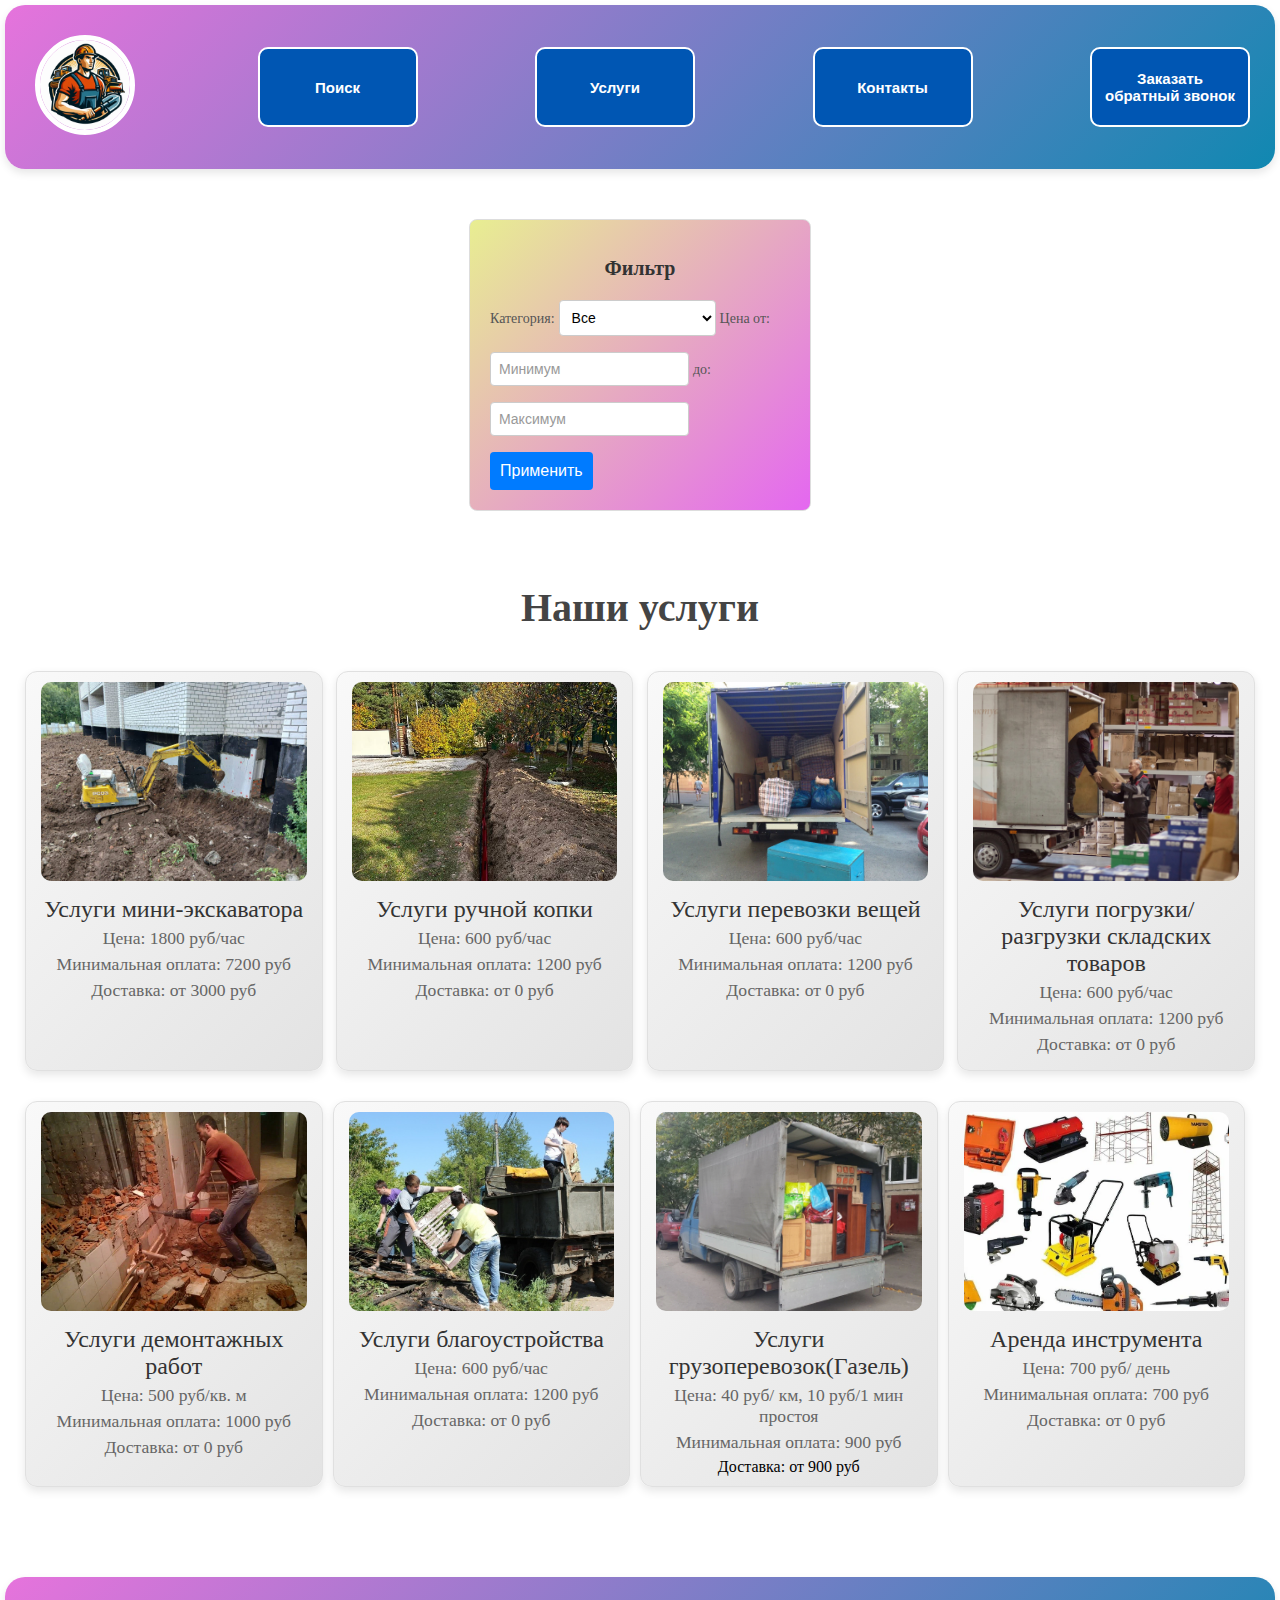
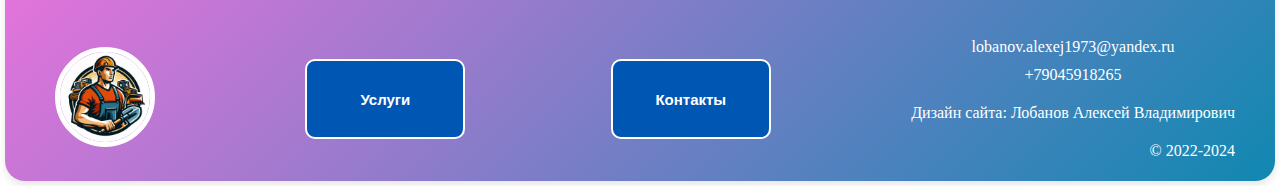
<file: Services.html>
<!DOCTYPE html>
<html lang="ru">
<head>
    <meta http-equiv="X-UA-Compatible" content="IE=edge">
    <meta charset="UTF-8">
    <meta name="viewport" content="width=device-width, initial-scale=1.0">
    <link rel="stylesheet" href="Style/headerandfooter.css">
    <link rel="stylesheet" href="Style/Druzieuslegi.css">
    <link rel="stylesheet" href="Style/Opisanie.css">
    <link rel="stylesheet" href="Style/filter.css">
    <title> GruzVozmi </title>
    <!-- WhatsApp -->
    <script src="https://static.elfsight.com/platform/platform.js" async></script>
</head>
<body>
    <header>
        <a href="index.html">
            <!-- Логотип -->
            <img src="photo/Логотип.png" id="logo" alt="Логотип">
        </a>
        <button type="submit" class="button">Поиск</button>
        <form action="Services.html">
            <button type="submit" class="button">Услуги</button>
        </form>
        <form action="Contacts.html">
            <button type="submit" class="button">Контакты</button>
        </form>
        <form action="Call.html">
            <button type="submit" class="button">Заказать обратный звонок</button>
        </form>
    </header>
    <aside class="filter-panel">
        <h2>Фильтр</h2>
        <label for="category">Категория:</label>
        <select id="category" name="category">
            <option value="all">Все</option>
            <option value="miniescavator">Земляные работы</option>
            <option value="manual_digging">Грузчики</option>
            <option value="things_transport">Прочее</option>
        </select>
        <label for="price_min">Цена от:</label>
        <input type="number" id="price_min" name="price_min" placeholder="Минимум" min="0">
        <label for="price_max">до:</label>
        <input type="number" id="price_max" name="price_max" placeholder="Максимум" min="0">
        <button type="submit" class="button">Применить</button>
    </aside>
    <section class="Catalog">
        <h2 class="other-services-title">Наши услуги</h2>
        <div class="Product">
            <div class="Product-image">
                <a href="Escavator.html"><img src="photo/Земляные_работы_(мини-эскаватор).jpg" alt="Ручная копка"></a>
            </div>
            <a href="Escavator.html">
                <div class="Product-name"> Услуги мини-экскаватора</div>
                <div class="Price">Цена: 1800 руб/час </div>
                <div class="minimalka">Минимальная оплата: 7200 руб</div>
                <div class="dostavka">Доставка: от 3000 руб</div>
            </a>
        </div>
        <div class="Product">
            <div class="Product-image">
                <a href="Digging.html"><img src="photo/Ручная_копка.jpg" alt="Ручная копка"></a>
            </div>
            <a href="Digging.html">
                <div class="Product-name"> Услуги ручной копки</div>
                <div class="Price">Цена: 600 руб/час </div>
                <div class="minimalka">Минимальная оплата: 1200 руб</div>
                <div class="dostavka">Доставка: от 0 руб</div>
            </a>
        </div>
        <div class="Product">
            <div class="Product-image">
                <a href="Transportation.html"> <img src="photo/перевозка_вещей.webp" alt="Перевозка вещей"> </a>
            </div>
            <a href="Transportation.html">
                <div class="Product-name"> Услуги перевозки вещей</div>
                <div class="Price">Цена: 600 руб/час</div>
                <div class="minimalka">Минимальная оплата: 1200 руб</div>
                <div class="dostavka">Доставка: от 0 руб</div>
            </a>
        </div>
        <div class="Product">
            <div class="Product-image">
                <a href="Uploading.html"><img src="photo/Выгрузка.jpg" alt="грузчики"></a>
            </div>
            <a href="Uploading.html">
                <div class="Product-name"> Услуги погрузки/разгрузки складских товаров</div>
                <div class="Price">Цена: 600 руб/час</div>
                <div class="minimalka">Минимальная оплата: 1200 руб</div>
                <div class="dostavka">Доставка: от 0 руб</div>
            </a>
        </div>
        <div class="Product">
            <div class="Product-image">
                <a href="Dismantling.html"><img src="photo/Демонтаж.JPG" alt="грузчики"></a>
            </div>
            <a href="Dismantling.html">
                <div class="Product-name"> Услуги демонтажных работ</div>
                <div class="Price">Цена: 500 руб/кв. м</div>
                <div class="minimalka">Минимальная оплата: 1000 руб</div>
                <div class="dostavka">Доставка: от 0 руб</div>
            </a>
        </div>
        <div class="Product">
            <div class="Product-image">
                <a href="Improvement.html"><img src="photo/Благоустройство.jpg" alt="грузчики"></a>
            </div>
            <a href="Improvement.html">
                <div class="Product-name"> Услуги благоустройства</div>
                <div class="Price">Цена: 600 руб/час</div>
                <div class="minimalka">Минимальная оплата: 1200 руб</div>
                <div class="dostavka">Доставка: от 0 руб</div>
            </a>
        </div>
        <div class="Product">
            <div class="Product-image">
                <a href="Gazelle.html"><img src="photo/Газель.webp" alt="грузчики"></a>
            </div>
            <a href="Gazelle.html">
                <div class="Product-name"> Услуги грузоперевозок(Газель)</div>
                <div class="Price">Цена: 40 руб/ км, 10 руб/1 мин простоя</div>
                <div class="minimalka">Минимальная оплата: 900 руб</div>
                <div class="dostavка">Доставка: от 900 руб</div>
            </a>
        </div>
        <div class="Product">
            <div class="Product-image">
                <a href="Lease.html"><img src="photo/Аренда_инструмента.webp" alt="грузчики"></a>
            </div>
            <a href="Lease.html">
                <div class="Product-name"> Аренда инструмента</div>
                <div class="Price">Цена: 700 руб/ день</div>
                <div class="minimalka">Минимальная оплата: 700 руб</div>
                <div class="dostavka">Доставка: от 0 руб</div>
            </a>
        </div>
    </section>
    <footer>
        <div class="map-container">
            <!-- Яндекс Карты -->
            <script async src="https://api-maps.yandex.ru/services/constructor/1.0/js/?um=constructor%3Aeb271a03cfeddd0168aba64b0d6dbf500f2287a872e204b369f4ab5eb1db6fd1&amp;width=1400&amp;height=450&amp;lang=ru_RU&amp;scroll=true"> </script>
        </div>
        <div class="footer-content">
            <a href="index.html">
                <img src="photo/Логотип.png" id="footer-logo" alt="Логотип">
            </a>
            <form action="Services.html">
                <button type="submit" class="button">Услуги</button>
            </form>
            <form action="Contacts.html">
                <button type="submit" class="button">Контакты</button>
            </form>
            <div class="info">
                <a href="mailto:lobanov.alexej1973@yandex.ru">lobanov.alexej1973@yandex.ru</a>
                <a href="tel:+79045918265">+79045918265</a>
                <div>Дизайн сайта: Лобанов Алексей Владимирович</div>
                <div>© 2022-2024</div>
            </div>
        </div>
    </footer>
</file>
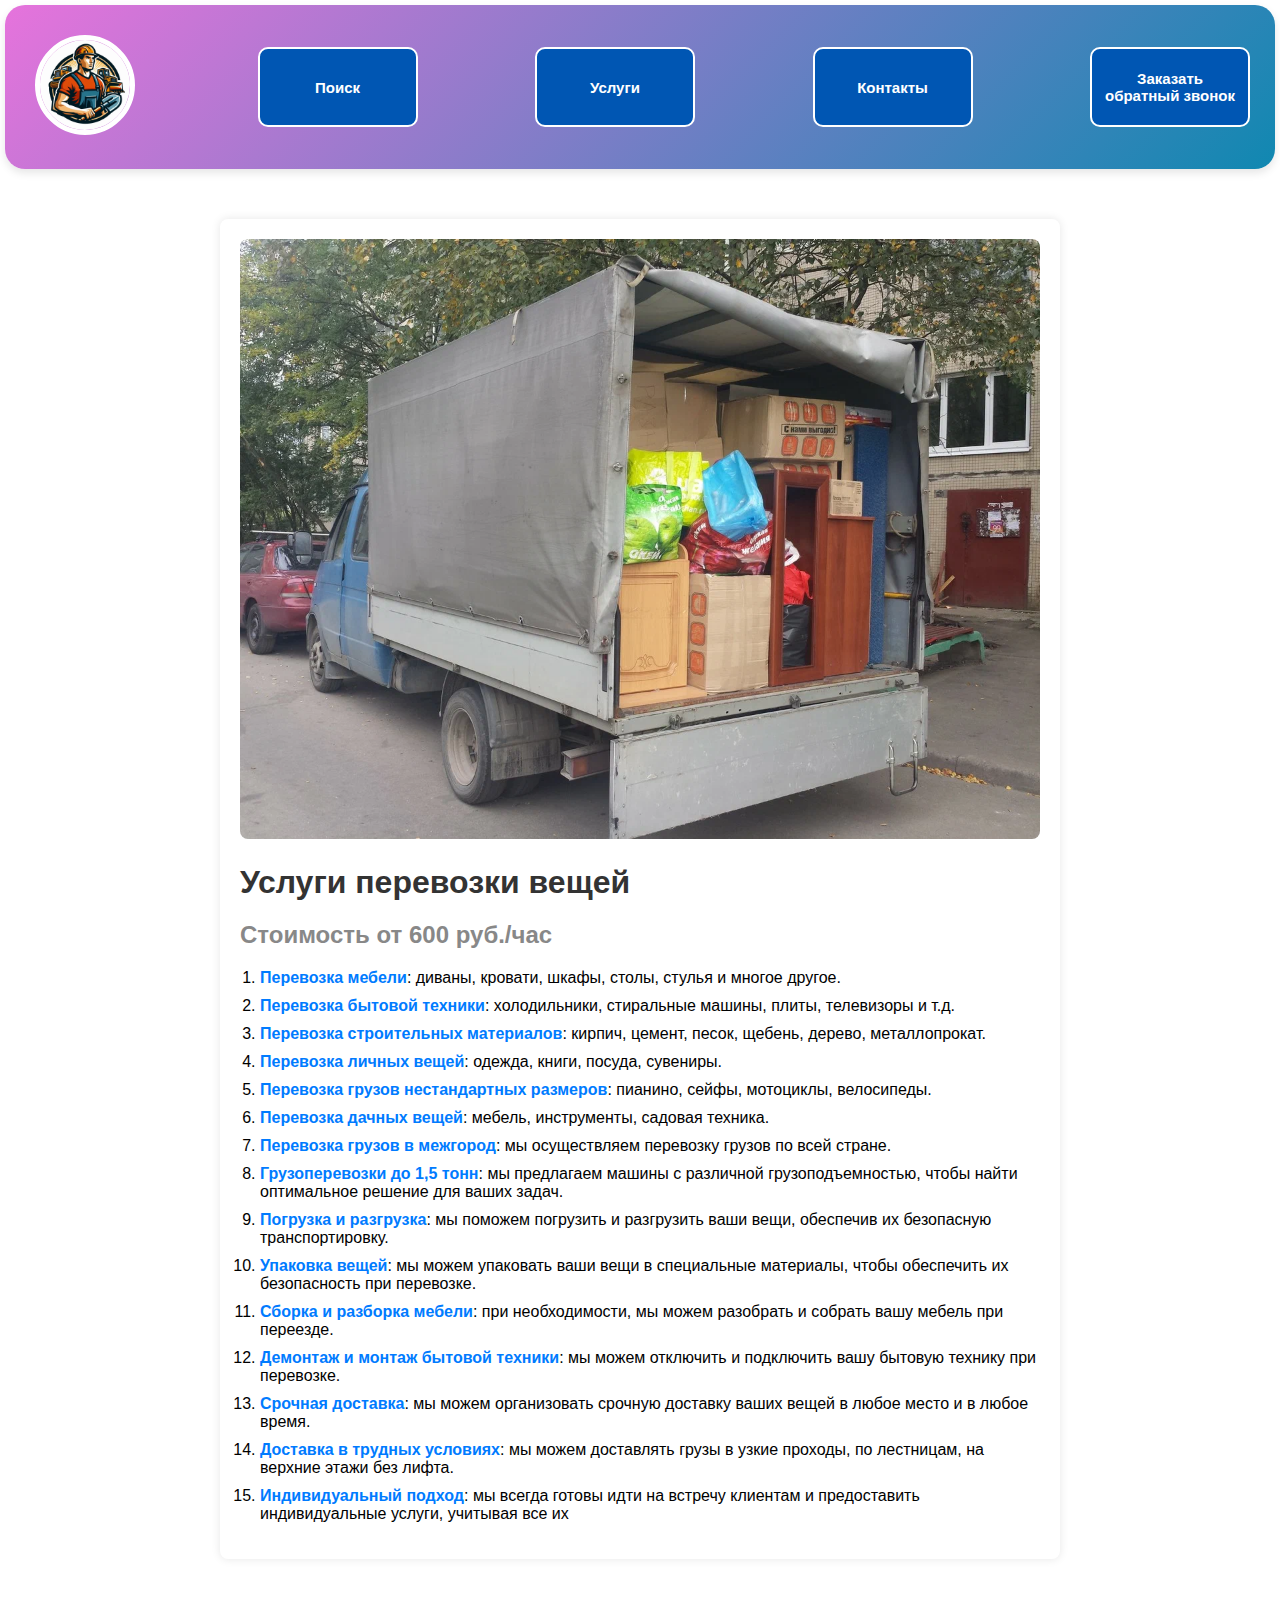
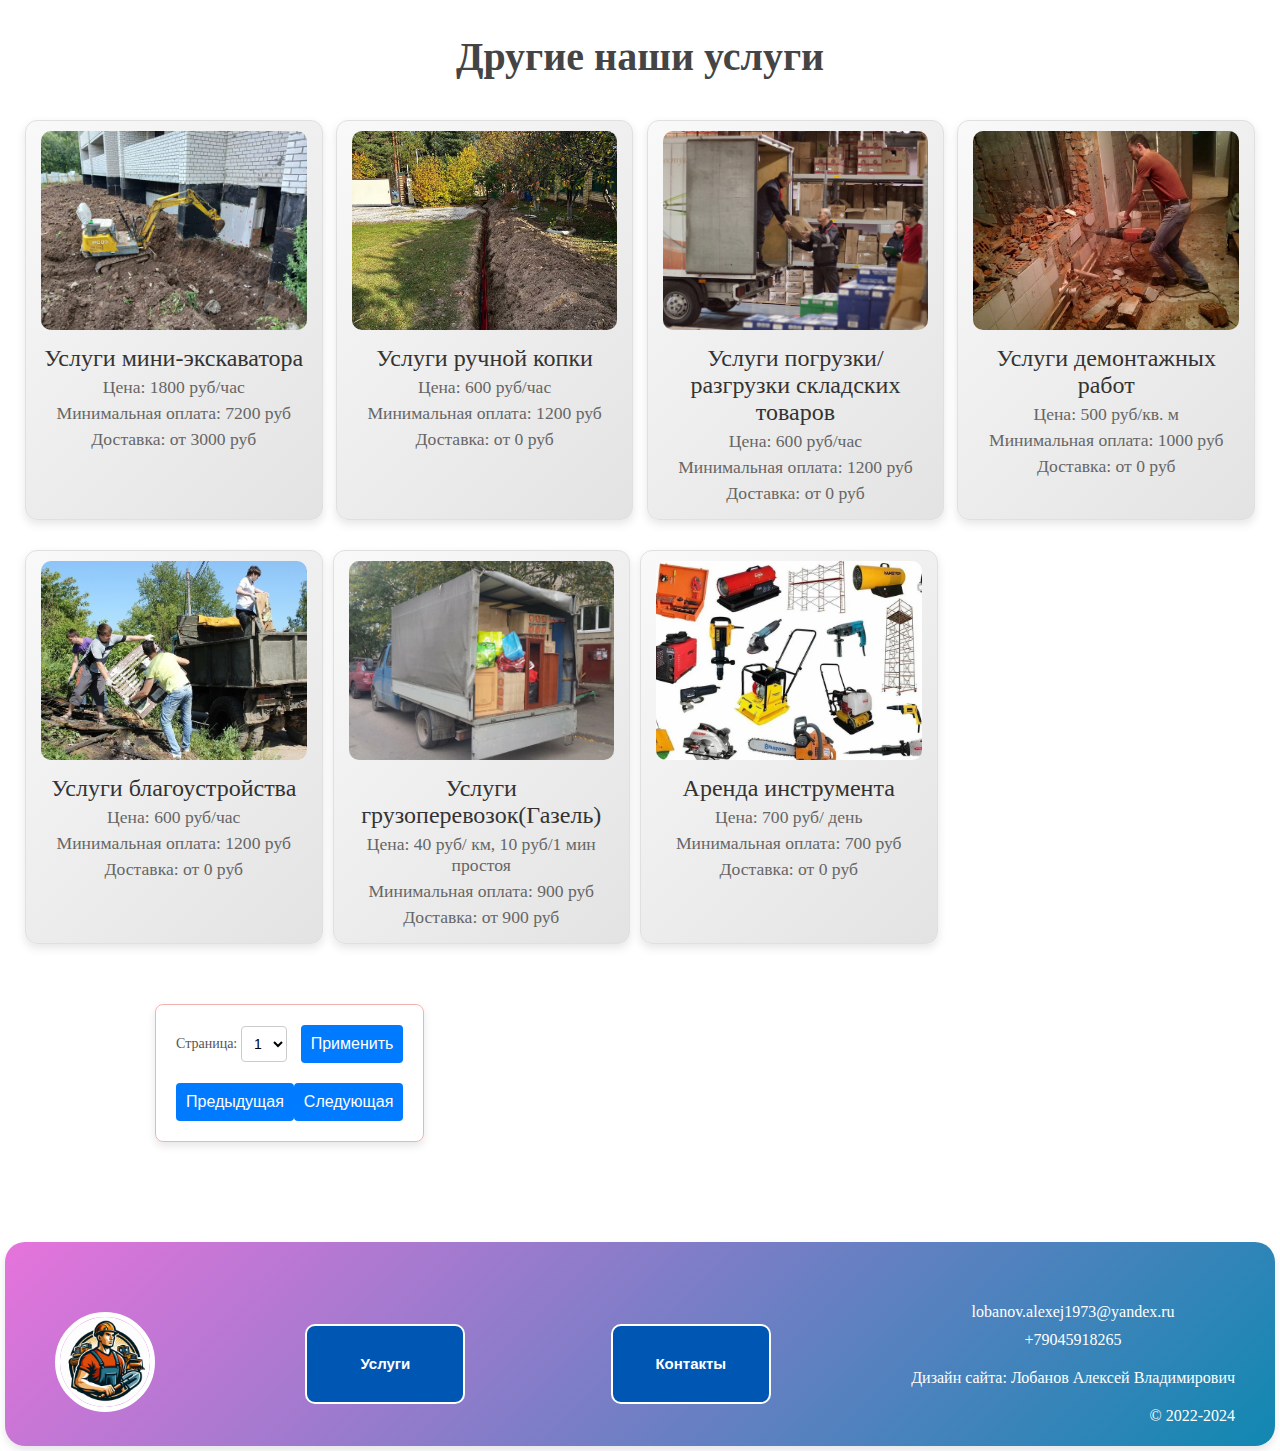
<file: Transportation.html>
<!DOCTYPE html>
<html lang="ru">

<head>
    <meta http-equiv="X-UA-Compatible" content="IE=edge">
    <meta charset="UTF-8">
    <meta name="viewport" content="width=device-width, initial-scale=1.0">
    <link rel="stylesheet" href="Style/headerandfooter.css">
    <link rel="stylesheet" href="Style/Opisanie.css">
    <link rel="stylesheet" href="Style/Druzieuslegi.css">
    <link rel="stylesheet" href="Style/paginahia.css">
    <title>
        GruzVozmi
    </title>
    <!-- WhatsApp -->
    <script src="https://static.elfsight.com/platform/platform.js" async></script>
   

</head>

<body>

    <header>
        <a href="index.html">
            <!-- Логотип -->
            <img src="photo/Логотип.png" id="logo" alt="Логотип">
        </a>
        
            <button type="submit" class="button">Поиск</button>
        
        <form action="Services.html">
            <button type="submit" class="button">Услуги</button>
        </form>
        <form action="Contacts.html">
            <button type="submit" class="button">Контакты</button>
        </form>
        <form action="Call.html" >
            <button type="submit" class="button">Заказать обратный звонок</button>
        </form>
    </header>
    <main class="Opisanie"> <img src="photo/Газель.webp" alt="Фото газели" class="excavator-image">
        <h1 class="title">Услуги перевозки вещей</h1>
        <h2 class="price">Стоимость от 600 руб./час</h2>
        <ol class="service-list">
            <li><strong>Перевозка мебели</strong>: диваны, кровати, шкафы, столы, стулья и многое другое.</li>
            <li><strong>Перевозка бытовой техники</strong>: холодильники, стиральные машины, плиты, телевизоры и т.д.
            </li>
            <li><strong>Перевозка строительных материалов</strong>: кирпич, цемент, песок, щебень, дерево,
                металлопрокат.</li>
            <li><strong>Перевозка личных вещей</strong>: одежда, книги, посуда, сувениры.</li>
            <li><strong>Перевозка грузов нестандартных размеров</strong>: пианино, сейфы, мотоциклы, велосипеды.</li>
            <li><strong>Перевозка дачных вещей</strong>: мебель, инструменты, садовая техника.</li>
            <li><strong>Перевозка грузов в межгород</strong>: мы осуществляем перевозку грузов по всей стране.</li>
            <li><strong>Грузоперевозки до 1,5 тонн</strong>: мы предлагаем машины с различной грузоподъемностью, чтобы
                найти оптимальное решение для ваших задач.</li>
            <li><strong>Погрузка и разгрузка</strong>: мы поможем погрузить и разгрузить ваши вещи, обеспечив их
                безопасную транспортировку.</li>
            <li><strong>Упаковка вещей</strong>: мы можем упаковать ваши вещи в специальные материалы, чтобы обеспечить
                их безопасность при перевозке.</li>
            <li><strong>Сборка и разборка мебели</strong>: при необходимости, мы можем разобрать и собрать вашу мебель
                при переезде.</li>
            <li><strong>Демонтаж и монтаж бытовой техники</strong>: мы можем отключить и подключить вашу бытовую технику
                при перевозке.</li>
            <li><strong>Срочная доставка</strong>: мы можем организовать срочную доставку ваших вещей в любое место и в
                любое время.</li>
            <li><strong>Доставка в трудных условиях</strong>: мы можем доставлять грузы в узкие проходы, по лестницам,
                на верхние этажи без лифта.</li>
            <li><strong>Индивидуальный подход</strong>: мы всегда готовы идти на встречу клиентам и предоставить
                индивидуальные услуги, учитывая все их
         </ol>
    </main>
    <section class="Catalog">
        <h2 class="other-services-title">Другие наши услуги</h2>
        <div class="Product">
            <div class="Product-image">
                <a href="Escavator.html"><img src="photo/Земляные_работы_(мини-эскаватор).jpg" alt="Ручная копка"></a>
            </div>
            <a href="Escavator.html">
                <div class="Product-name"> Услуги мини-экскаватора</div>
                <div class="Price">Цена: 1800 руб/час </div>
                <div class="minimalka">Минимальная оплата: 7200 руб</div>
                <div class="dostavka">Доставка: от 3000 руб</div>
            </a>
        </div>
        <div class="Product">
            <div class="Product-image">
                <a href="Digging.html"><img src="photo/Ручная_копка.jpg" alt="Ручная копка"></a>
            </div>
            <a href="Digging.html">
                <div class="Product-name"> Услуги ручной копки</div>
                <div class="Price">Цена: 600 руб/час </div>
                <div class="minimalka">Минимальная оплата: 1200 руб</div>
                <div class="dostavka">Доставка: от 0 руб</div>
            </a>
        </div>
        
        <div class="Product">
            <div class="Product-image">
                <a href="Uploading.html"><img src="photo/Выгрузка.jpg" alt="грузчики"></a>
            </div>
            <a href="Uploading.html">
                <div class="Product-name"> Услуги погрузки/разгрузки складских товаров</div>
                <div class="Price">Цена: 600 руб/час</div>
                <div class="minimalka">Минимальная оплата: 1200 руб</div>
                <div class="dostavka">Доставка: от 0 руб</div>
            </a>
        </div>
        <div class="Product">
            <div class="Product-image">
                <a href="Dismantling.html"><img src="photo/Демонтаж.JPG" alt="грузчики"></a>
            </div>
            <a href="Dismantling.html">
                <div class="Product-name"> Услуги демонтажных работ</div>
                <div class="Price">Цена: 500 руб/кв. м</div>
                <div class="minimalka">Минимальная оплата: 1000 руб</div>
                <div class="dostavka">Доставка: от 0 руб</div>
            </a>
        </div>
        <div class="Product">
            <div class="Product-image">
                <a href="Improvement.html"><img src="photo/Благоустройство.jpg" alt="грузчики"></a>
            </div>
            <a href="Improvement.html">
                <div class="Product-name"> Услуги благоустройства</div>
                <div class="Price">Цена: 600 руб/час</div>
                <div class="minimalka">Минимальная оплата: 1200 руб</div>
                <div class="dostavka">Доставка: от 0 руб</div>
            </a>
        </div>
        <div class="Product">
            <div class="Product-image">
                <a href="Gazelle.html"><img src="photo/Газель.webp" alt="грузчики"></a>
            </div>
            <a href="Gazelle.html">
                <div class="Product-name"> Услуги грузоперевозок(Газель)</div>
                <div class="Price">Цена: 40 руб/ км, 10 руб/1 мин простоя</div>
                <div class="minimalka">Минимальная оплата: 900 руб</div>
                <div class="dostavka">Доставка: от 900 руб</div>
            </a>
        </div>
        <div class="Product">
            <div class="Product-image">
                <a href="Lease.html"><img src="photo/Аренда_инструмента.webp" alt="грузчики"></a>
            </div>
            <a href="Lease.html">
                <div class="Product-name"> Аренда инструмента</div>
                <div class="Price">Цена: 700 руб/ день</div>
                <div class="minimalka">Минимальная оплата: 700 руб</div>
                <div class="dostavka">Доставка: от 0 руб</div>
            </a>
        </div>
    </section>

    <form  class="pagination-form">
        <div class="top-row">
            <label for="page">Страница:</label>
            <select id="page" name="page">
                <option value="1">1</option>
                <option value="2">2</option>
                <option value="3">3</option>
                <option value="4">4</option>
                <option value="5">5</option>
                <option value="6">6</option>
                <option value="7">7</option>
                <option value="8">8</option>
            </select>
            <button type="submit" class="button apply-button">Применить</button>
        </div>
        <div class="bottom-row">
            <button type="submit" name="page" value="previous" class="button">Предыдущая</button>
            <button type="submit" name="page" value="next" class="button">Следующая</button>
        </div>
    </form>
    <footer>
        <div class="map-container">
            <!-- Яндекс Карты -->
            <script async
                src="https://api-maps.yandex.ru/services/constructor/1.0/js/?um=constructor%3Aeb271a03cfeddd0168aba64b0d6dbf500f2287a872e204b369f4ab5eb1db6fd1&amp;width=1400&amp;height=450&amp;lang=ru_RU&amp;scroll=true">
                </script>
        </div>

        <div class="footer-content">
            <a href="index.html">
                <img src="photo/Логотип.png" id="footer-logo" alt="Логотип">
            </a>
            <form action="Services.html">
                <button type="submit" class="button">Услуги</button>
            </form>
            <form action="Contacts.html">
                <button type="submit" class="button">Контакты</button>
            </form>
            <div class="info">
                <a href="mailto:lobanov.alexej1973@yandex.ru">lobanov.alexej1973@yandex.ru</a>
                <a href="tel:+79045918265">+79045918265</a>
                <div>Дизайн сайта: Лобанов Алексей Владимирович</div>
                <div>© 2022-2024</div>
            </div>
        </div>
    </footer>



</body>

</html>
</file>
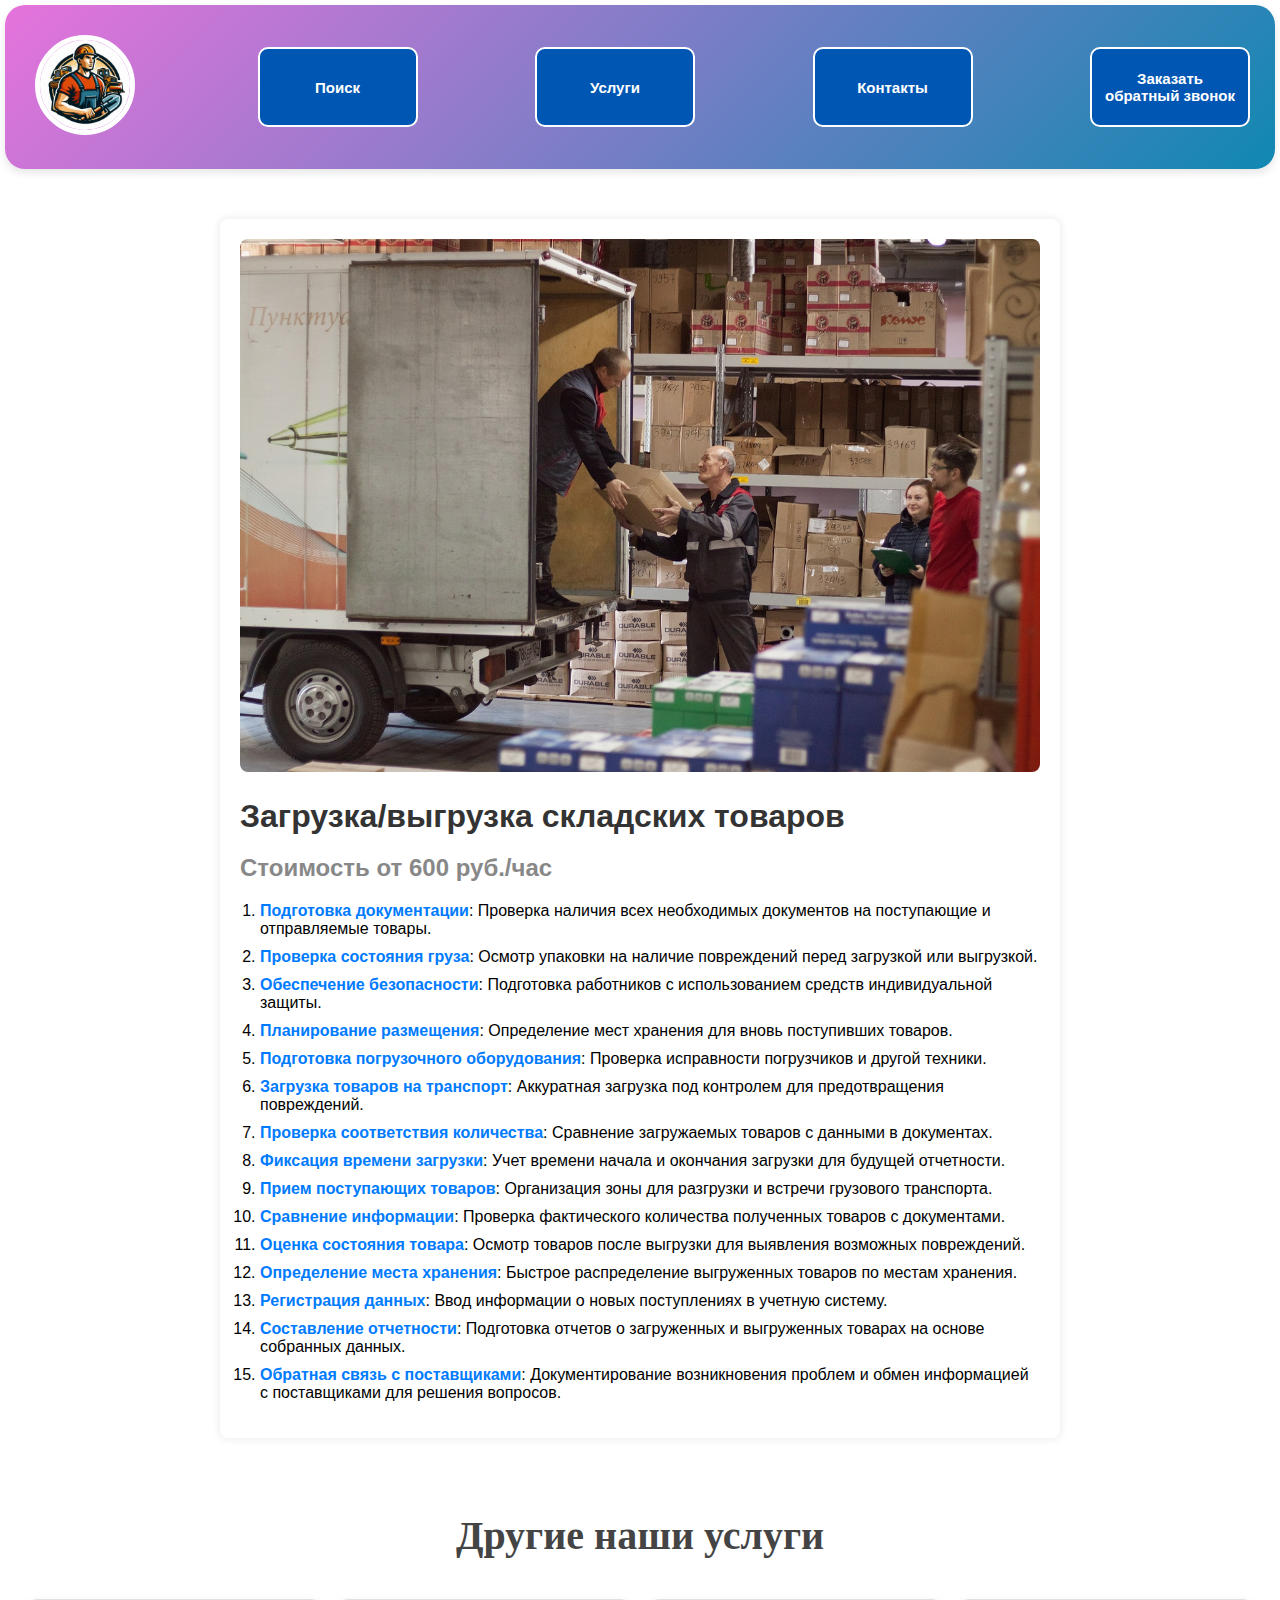
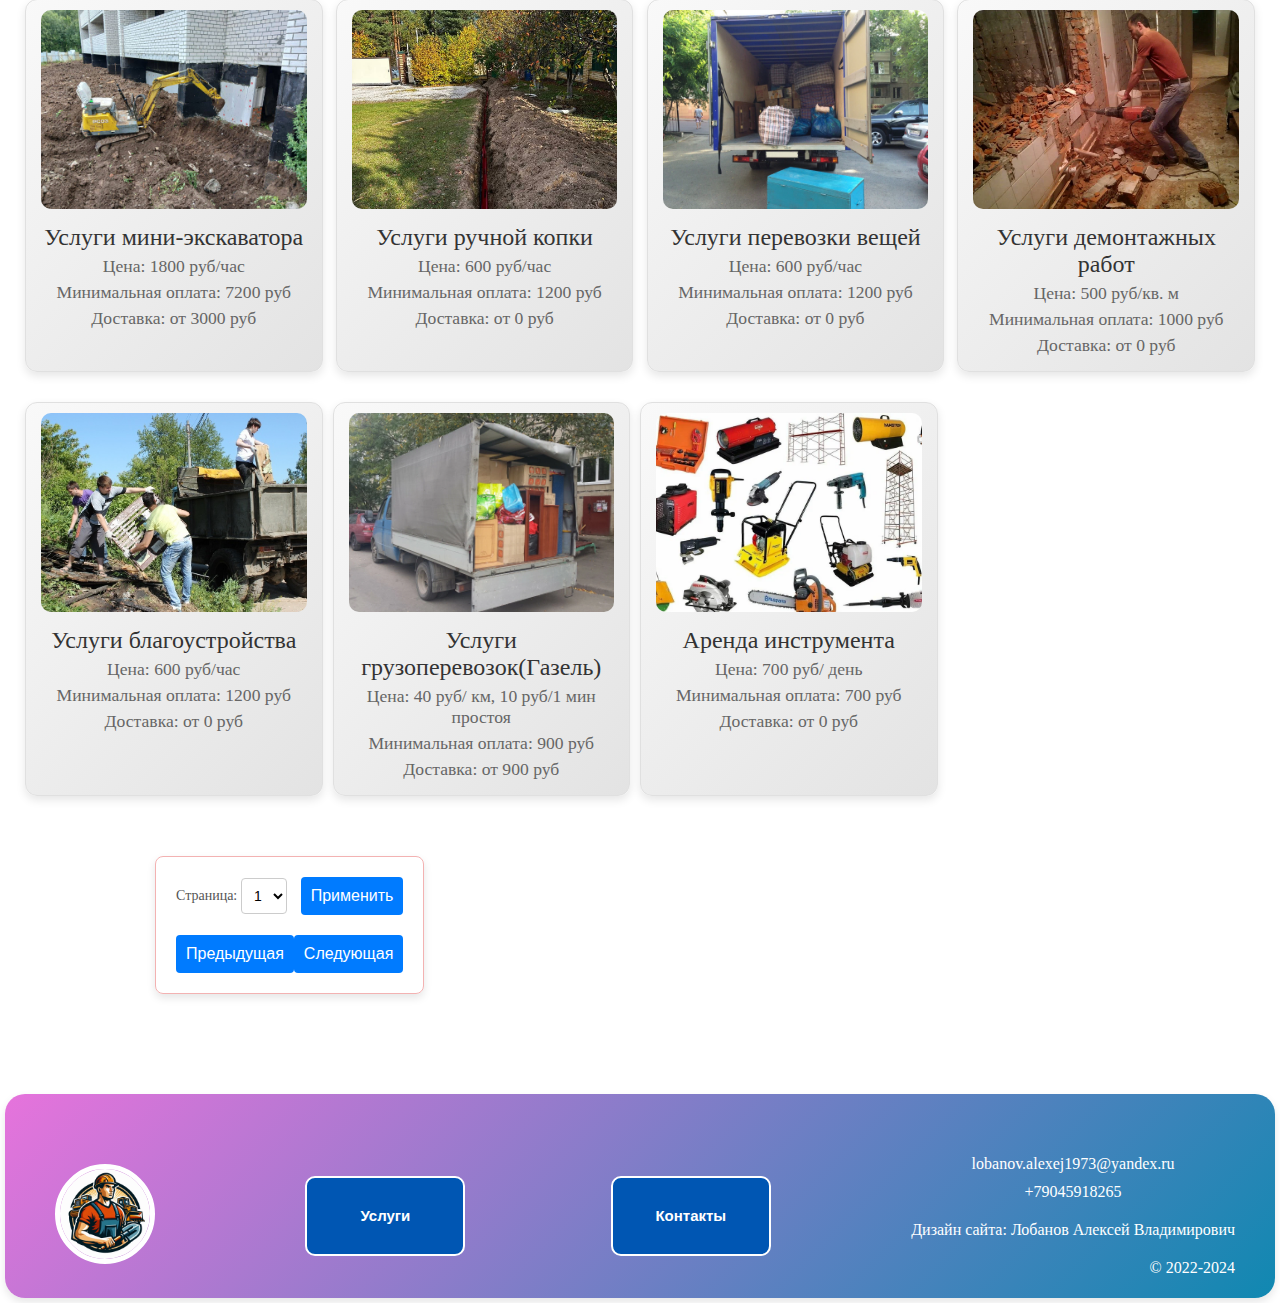
<file: Uploading.html>
<!DOCTYPE html>
<html lang="ru">

<head>
    <meta http-equiv="X-UA-Compatible" content="IE=edge">
    <meta charset="UTF-8">
    <meta name="viewport" content="width=device-width, initial-scale=1.0">
    <link rel="stylesheet" href="Style/headerandfooter.css">
    <link rel="stylesheet" href="Style/Opisanie.css">
    <link rel="stylesheet" href="Style/Druzieuslegi.css">
    <link rel="stylesheet" href="Style/paginahia.css">
    <title>
        GruzVozmi
    </title>
    <!-- WhatsApp -->
    <script src="https://static.elfsight.com/platform/platform.js" async></script>
   

</head>

<body>

    <header>
        <a href="index.html">
            <!-- Логотип -->
            <img src="photo/Логотип.png" id="logo" alt="Логотип">
        </a>
        
            <button type="submit" class="button">Поиск</button>
        
        <form action="Services.html">
            <button type="submit" class="button">Услуги</button>
        </form>
        <form action="Contacts.html">
            <button type="submit" class="button">Контакты</button>
        </form>
        <form action="Call.html" >
            <button type="submit" class="button">Заказать обратный звонок</button>
        </form>
    </header>
    <main class="Opisanie"> <img src="photo/Выгрузка.jpg" alt="Загрузка/выгрузка складских товаров"
            class="excavator-image">
        <h1 class="title">Загрузка/выгрузка складских товаров</h1>
        <h2 class="price">Стоимость от 600 руб./час</h2>
        <ol class="service-list">
            <li><strong>Подготовка документации</strong>: Проверка наличия всех необходимых документов на поступающие и
                отправляемые товары.</li>
            <li><strong>Проверка состояния груза</strong>: Осмотр упаковки на наличие повреждений перед загрузкой или
                выгрузкой.</li>
            <li><strong>Обеспечение безопасности</strong>: Подготовка работников с использованием средств индивидуальной
                защиты.</li>
            <li><strong>Планирование размещения</strong>: Определение мест хранения для вновь поступивших товаров.</li>
            <li><strong>Подготовка погрузочного оборудования</strong>: Проверка исправности погрузчиков и другой
                техники.</li>
            <li><strong>Загрузка товаров на транспорт</strong>: Аккуратная загрузка под контролем для предотвращения
                повреждений.</li>
            <li><strong>Проверка соответствия количества</strong>: Сравнение загружаемых товаров с данными в документах.
            </li>
            <li><strong>Фиксация времени загрузки</strong>: Учет времени начала и окончания загрузки для будущей
                отчетности.</li>
            <li><strong>Прием поступающих товаров</strong>: Организация зоны для разгрузки и встречи грузового
                транспорта.</li>
            <li><strong>Сравнение информации</strong>: Проверка фактического количества полученных товаров с
                документами.</li>
            <li><strong>Оценка состояния товара</strong>: Осмотр товаров после выгрузки для выявления возможных
                повреждений.</li>
            <li><strong>Определение места хранения</strong>: Быстрое распределение выгруженных товаров по местам
                хранения.</li>
            <li><strong>Регистрация данных</strong>: Ввод информации о новых поступлениях в учетную систему.</li>
            <li><strong>Составление отчетности</strong>: Подготовка отчетов о загруженных и выгруженных товарах на
                основе собранных данных.</li>
            <li><strong>Обратная связь с поставщиками</strong>: Документирование возникновения проблем и обмен
                информацией с поставщиками для решения вопросов.</li>
        </ol>


    </main>
    <section class="Catalog">
        <h2 class="other-services-title">Другие наши услуги</h2>
        <div class="Product">
            <div class="Product-image">
                <a href="Escavator.html"><img src="photo/Земляные_работы_(мини-эскаватор).jpg" alt="Ручная копка"></a>
            </div>
            <a href="Escavator.html">
                <div class="Product-name"> Услуги мини-экскаватора</div>
                <div class="Price">Цена: 1800 руб/час </div>
                <div class="minimalka">Минимальная оплата: 7200 руб</div>
                <div class="dostavka">Доставка: от 3000 руб</div>
            </a>
        </div>
        <div class="Product">
            <div class="Product-image">
                <a href="Digging.html"><img src="photo/Ручная_копка.jpg" alt="Ручная копка"></a>
            </div>
            <a href="Digging.html">
                <div class="Product-name"> Услуги ручной копки</div>
                <div class="Price">Цена: 600 руб/час </div>
                <div class="minimalka">Минимальная оплата: 1200 руб</div>
                <div class="dostavka">Доставка: от 0 руб</div>
            </a>
        </div>
        <div class="Product">
            <div class="Product-image">
                <a href="Transportation.html">
                    <img src="photo/перевозка_вещей.webp" alt="Перевозка вещей">
                </a>
            </div>
            <a href="Transportation.html">
                <div class="Product-name"> Услуги перевозки вещей</div>
                <div class="Price">Цена: 600 руб/час</div>
                <div class="minimalka">Минимальная оплата: 1200 руб</div>
                <div class="dostavka">Доставка: от 0 руб</div>
            </a>
        </div>
        
        <div class="Product">
            <div class="Product-image">
                <a href="Dismantling.html"><img src="photo/Демонтаж.JPG" alt="грузчики"></a>
            </div>
            <a href="Dismantling.html">
                <div class="Product-name"> Услуги демонтажных работ</div>
                <div class="Price">Цена: 500 руб/кв. м</div>
                <div class="minimalka">Минимальная оплата: 1000 руб</div>
                <div class="dostavka">Доставка: от 0 руб</div>
            </a>
        </div>
        <div class="Product">
            <div class="Product-image">
                <a href="Improvement.html"><img src="photo/Благоустройство.jpg" alt="грузчики"></a>
            </div>
            <a href="Improvement.html">
                <div class="Product-name"> Услуги благоустройства</div>
                <div class="Price">Цена: 600 руб/час</div>
                <div class="minimalka">Минимальная оплата: 1200 руб</div>
                <div class="dostavka">Доставка: от 0 руб</div>
            </a>
        </div>
        <div class="Product">
            <div class="Product-image">
                <a href="Gazelle.html"><img src="photo/Газель.webp" alt="грузчики"></a>
            </div>
            <a href="Gazelle.html">
                <div class="Product-name"> Услуги грузоперевозок(Газель)</div>
                <div class="Price">Цена: 40 руб/ км, 10 руб/1 мин простоя</div>
                <div class="minimalka">Минимальная оплата: 900 руб</div>
                <div class="dostavka">Доставка: от 900 руб</div>
            </a>
        </div>
        <div class="Product">
            <div class="Product-image">
                <a href="Lease.html"><img src="photo/Аренда_инструмента.webp" alt="грузчики"></a>
            </div>
            <a href="Lease.html">
                <div class="Product-name"> Аренда инструмента</div>
                <div class="Price">Цена: 700 руб/ день</div>
                <div class="minimalka">Минимальная оплата: 700 руб</div>
                <div class="dostavka">Доставка: от 0 руб</div>
            </a>
        </div>
    </section>
    <form  class="pagination-form">
        <div class="top-row">
            <label for="page">Страница:</label>
            <select id="page" name="page">
                <option value="1">1</option>
                <option value="2">2</option>
                <option value="3">3</option>
                <option value="4">4</option>
                <option value="5">5</option>
                <option value="6">6</option>
                <option value="7">7</option>
                <option value="8">8</option>
            </select>
            <button type="submit" class="button apply-button">Применить</button>
        </div>
        <div class="bottom-row">
            <button type="submit" name="page" value="previous" class="button">Предыдущая</button>
            <button type="submit" name="page" value="next" class="button">Следующая</button>
        </div>
    </form>

    <footer>
        <div class="map-container">
            <!-- Яндекс Карты -->
            <script async
                src="https://api-maps.yandex.ru/services/constructor/1.0/js/?um=constructor%3Aeb271a03cfeddd0168aba64b0d6dbf500f2287a872e204b369f4ab5eb1db6fd1&amp;width=1400&amp;height=450&amp;lang=ru_RU&amp;scroll=true">
                </script>
        </div>

        <div class="footer-content">
            <a href="index.html">
                <img src="photo/Логотип.png" id="footer-logo" alt="Логотип">
            </a>
            <form action="Services.html">
                <button type="submit" class="button">Услуги</button>
            </form>
            <form action="Contacts.html">
                <button type="submit" class="button">Контакты</button>
            </form>
            <div class="info">
                <a href="mailto:lobanov.alexej1973@yandex.ru">lobanov.alexej1973@yandex.ru</a>
                <a href="tel:+79045918265">+79045918265</a>
                <div>Дизайн сайта: Лобанов Алексей Владимирович</div>
                <div>© 2022-2024</div>
            </div>
        </div>
    </footer>




</body>

</html>
</file>
<file: Style/headerandfooter.css>
body {

    display: block;
    margin: 5px;
}

header, footer {
    background: linear-gradient(135deg, #e673dc 0%, #1088b1 100%);
    color: #fff;
    box-shadow: 0 4px 8px rgba(0, 0, 0, 0.1);
    padding: 20px 0;
    
    width: 100%;
    box-sizing: border-box;
    overflow: hidden;
    border-radius: 20px;
}

header {
    margin-bottom: 50px;
    display: flex;
    justify-content: space-between;
    align-items: center;
    padding-left: 20px;
    padding-right: 20px;
    border-radius: 20px;
    flex-wrap: wrap;
}

footer {
    display: flex;
    flex-direction: column;
    justify-content: space-between;
    align-items: center;
    margin-top: 50px;
    padding: 20px;
    box-sizing: border-box;
    border-radius: 20px;
}

header img#logo, footer img#footer-logo {
    height: 100px;
    width: 100px;
    margin: 10px;
    border: 5px solid #fff;
    border-radius: 50%;
}

header button, footer button {
    height: 70px;
    width: 150px;
    border: 2px solid white;
    background-color: #0056b3;
    color: #fff;
    font-size: 16px;
    font-weight: bold;
    border-radius: 10px;
    transition: background-color 0.3s ease, color 0.3s ease, height 0.3s ease, width 0.3s ease;
    word-wrap: break-word;
    white-space: normal;
    margin: 5px;
}

header button:hover, footer button:hover {
    background-color: #003d80;
    color: #fff;
}

.map-container {
    order: 1;
    display: flex;
    justify-content: center;
    align-items: center;
    width: calc(100% - 200px);
    margin: 20px auto;
    box-sizing: border-box;
}

.footer-content {
    order: 2;
    display: flex;
    justify-content: space-between;
    align-items: center;
    width: 100%;
    padding: 0 20px;
    box-sizing: border-box;
}

.footer-left, .footer-center, .footer-right {
    flex: 1;
}

.footer-center {
    display: flex;
    flex-direction: column;
    align-items: center;
}

footer .info {
    display: flex;
    flex-direction: column;
    gap: 10px;
    text-align: right;
}

footer .info a {
    color: #fff;
    text-decoration: none;
    transition: color 0.3s ease;
}

footer .info a:hover {
    color: brown;
    text-decoration: underline;
}

footer .info div {
    margin-top: 10px;
}

/* Медиазапросы */
@media (max-width: 1600px) {
    header button, footer button {
        height: 80px;
        width: 160px;
        font-size: 15px;
    }

    header img#logo, footer img#footer-logo {
        height: 90px;
        width: 90px;
    }

    .map-container {
        width: calc(100% - 150px);
    }
}

@media (max-width: 1200px) {
    header button, footer button {
        height: 90px;
        width: 180px;
        font-size: 14px;
    }

    header img#logo, footer img#footer-logo {
        height: 80px;
        width: 80px;
    }

    .map-container {
        width: calc(100% - 100px);
    }
}

@media (max-width: 800px) {
    header {
        flex-direction: column;
        align-items: flex-start;
    }

    .footer-content {
        flex-direction: column;
        align-items: center;
    }

    header button, footer button {
        height: 100px;
        width: 200px;
        font-size: 13px;
    }

    header img#logo, footer img#footer-logo {
        height: 70px;
        width: 70px;
    }

    .map-container {
        width: calc(100% - 50px);
    }
}

@media (max-width: 600px) {
    header {
        padding-left: 10px;
        padding-right: 10px;
        flex-direction: column;
        align-items: center;
    }

    .footer-content {
        padding: 0 10px;
    }

    header button, footer button {
        height: 110px;
        width: 220px;
        font-size: 12px;
    }

    header img#logo, footer img#footer-logo {
        height: 60px;
        width: 60px;
    }
}
</file>
<file: Style/Index.css>
@font-face {
    font-family: 'Raleway';
    src: url('C:/Users/loban/Сайт гит/GruzVozmi/fonts/Raleway/static/Raleway-SemiBold.ttf') format('truetype');
    font-weight: normal;
    font-style: normal;
}

body {
    font-family: 'Raleway', sans-serif;
    display: block;
    margin: 5px;
}

main {
    padding: 20px;
}

.why-us {
    text-align: center;
    padding: 40px 20px;
    background-color: #f9f9f9;
    border-radius: 20px;
    margin: 20px 0;
}

.why-us h2 {
    font-size: 2.5em;
    margin-bottom: 20px;
    color: #444;
}

.info-block {
    display: flex;
    flex-wrap: wrap;
    justify-content: space-around;
}

.info-item {
    width: 45%;
    margin-bottom: 20px;
}

.info-item h3 {
    font-size: 1.8em;
    color: #1088b1;
}

.info-item p {
    font-size: 1.2em;
    color: #666;
}

.more-info {
    margin-top: 20px;
    font-size: 1.2em;
    color: #007BFF;
}

.details {
    text-align: center;
    padding: 20px;
}

.details h2 {
    font-size: 1.8em;
    color: #1088b1;
    margin-bottom: 10px;
}

.photo-section {
    text-align: center;
    padding: 20px;
}

.photo-section h2 {
    font-size: 2em;
    color: #1088b1;
    margin-bottom: 20px;
}

.photo-section img {
    max-width: 100%;
    height: auto;
    display: block;
    margin: 0 auto;
}

/* Медиазапросы */
@media (max-width: 1200px) {
    .info-item {
        width: 45%;
    }

    .why-us h2 {
        font-size: 2em;
    }

    .info-item h3 {
        font-size: 1.5em;
    }

    .info-item p {
        font-size: 1em;
    }

    .more-info {
        font-size: 1em;
    }

    .details h2 {
        font-size: 1.5em;
    }

    .photo-section h2 {
        font-size: 1.5em;
    }
}

@media (max-width: 800px) {
    .info-item {
        width: 100%;
    }

    .why-us h2 {
        font-size: 1.8em;
    }

    .info-item h3 {
        font-size: 1.2em;
    }

    .info-item p {
        font-size: 0.9em;
    }

    .more-info {
        font-size: 0.9em;
    }

    .details h2 {
        font-size: 1.2em;
    }

    .photo-section h2 {
        font-size: 1.2em;
    }
}

@media (max-width: 600px) {
    .why-us {
        padding: 20px 10px;
    }

    .why-us h2 {
        font-size: 1.5em;
    }

    .info-item h3 {
        font-size: 1em;
    }

    .info-item p {
        font-size: 0.8em;
    }

    .more-info {
        font-size: 0.8em;
    }

    .details h2 {
        font-size: 1em;
    }

    .photo-section h2 {
        font-size: 1em;
    }
}
</file>
<file: Style/Call.css>
@font-face {
    font-family: 'Raleway';
    src: url('C:/Users/loban/Сайт гит/GruzVozmi/fonts/Raleway/static/Raleway-SemiBold.ttf') format('truetype');
    font-weight: normal;
    font-style: normal;
}

body {
    font-family: 'Raleway', sans-serif;
    display: block;
    margin: 5px;
    background: #f4f4f4; /* Светлый фон для всего тела */
}

.contact-form-section {
    background: #fff;
    border: 1px solid #ddd;
    border-radius: 8px;
    padding: 20px;
    max-width: 600px;
    margin: 20px auto;
    box-shadow: 0 4px 8px rgba(0, 0, 0, 0.1);
}

.contact-form-section h1 {
    font-size: 28px;
    color: #333;
    text-align: center;
    margin-bottom: 20px;
    font-weight: bold;
}

.contact-form {
    display: flex;
    flex-direction: column;
}

.contact-form label {
    font-size: 16px;
    color: #555;
    margin-bottom: 10px;
    font-weight: bold;
}

.contact-form input,
.contact-form textarea {
    padding: 12px;
    font-size: 16px;
    border: 1px solid #ccc;
    border-radius: 4px;
    margin-bottom: 20px;
}

.contact-form textarea {
    resize: vertical;
    min-height: 120px;
}

.contact-form button {
    padding: 12px;
    background-color: #007BFF;
    color: #fff;
    border: none;
    border-radius: 4px;
    cursor: pointer;
    font-size: 16px;
    font-weight: bold;
}

.contact-form button:hover {
    background-color: #0056b3;
}
</file>
<file: Style/Contacts/about-us.css>
/* Основные стили для секции "Немного о нас" */
.about-us {
    font-family: 'Raleway', sans-serif;
    color: #333;
    background-color: #f9f9f9;
    padding: 20px;
    margin: 20px;
    margin-left: 200px;
    margin-right: 200px;
    border-radius: 10px;
    box-shadow: 0 4px 8px rgba(0, 0, 0, 0.1);
    text-align: center; /* Центрирование текста */
}

.about-us img {
    max-width: 100%;
    height: auto;
    border-radius: 10px; /* Скругленные углы изображения */
    margin-bottom: 20px;
}

.about-us h1 {
    font-size: 2em;
    color: #007BFF;
    margin-bottom: 15px;
}

.about-us h2 {
    font-size: 1.5em;
    color: #0056b3;
    margin-bottom: 10px;
}

.about-us p {
    font-size: 1.1em;
    line-height: 1.6;
    margin-bottom: 10px;
    text-align: justify;
}

.about-us ul {
    list-style-type: disc;
    padding-left: 20px;
    text-align: left; /* Выровнять текст списка влево */
}

.about-us ul li {
    margin-bottom: 10px;
    font-size: 1.1em;
    line-height: 1.6;
}

/* Медиа-запросы для адаптивного дизайна */
@media (max-width: 1200px) {
    .about-us {
        margin-left: 100px;
        margin-right: 100px;
    }
}

@media (max-width: 768px) {
    .about-us {
        margin-left: 50px;
        margin-right: 50px;
    }
}

@media (max-width: 480px) {
    .about-us {
        margin-left: 20px;
        margin-right: 20px;
    }
}

/* Основные стили для секции "Контакты" */
.contacts {
    font-family: 'Raleway', sans-serif;
    color: #333;
    background-color: #f9f9f9;
    padding: 20px;
    margin: 20px;
    margin-left: 200px;
    margin-right: 200px;
    border-radius: 10px;
    box-shadow: 0 4px 8px rgba(0, 0, 0, 0.1);
    text-align: center; /* Центрирование текста */
}

.contacts h2 {
    font-size: 1.5em;
    color: #0056b3;
    margin-bottom: 15px;
}

.contacts ul {
    list-style-type: none; /* Убираем маркеры списка */
    padding-left: 0;
    text-align: left; /* Выровнять текст списка влево */
}

.contacts ul li {
    margin-bottom: 10px;
    font-size: 1.1em;
    line-height: 1.6;
}

.contacts a {
    color: #0056b3;
    text-decoration: none;
    transition: color 0.3s ease;
}

.contacts a:hover {
    color: #ffcc00;
    text-decoration: underline;
}

/* Медиа-запросы для адаптивного дизайна */
@media (max-width: 1200px) {
    .contacts {
        margin-left: 100px;
        margin-right: 100px;
    }
}

@media (max-width: 768px) {
    .contacts {
        margin-left: 50px;
        margin-right: 50px;
    }
}

@media (max-width: 480px) {
    .contacts {
        margin-left: 20px;
        margin-right: 20px;
    }
}
</file>
<file: Style/Opisanie.css>
main.Opisanie {
    background-color: #fff;
    padding: 20px;
    margin: 20px auto;
    border-radius: 8px;
    box-shadow: 0 0 10px rgba(0, 0, 0, 0.1);
    max-width: 800px;
    font-family: Arial, sans-serif;
}

.excavator-image {
    width: 100%;
    height: auto;
    border-radius: 8px;
}

.title {
    font-size: 2em;
    margin-bottom: 10px;
    color: #333;
}

.price {
    font-size: 1.5em;
    margin-bottom: 20px;
    color: #888;
}

.service-list {
    list-style-type: decimal;
    padding-left: 20px;
}

.service-list li {
    margin-bottom: 10px;
}

.service-list li strong {
    color: #007BFF;
}
</file>
<file: Style/Druzieuslegi.css>
.Catalog {
    display: flex;
    flex-wrap: wrap;
    justify-content: space-between; /* Равномерное распределение карточек по началу */
    gap: 10px;
    padding: 20px;
    box-sizing: border-box;
}

.other-services-title {
    width: 100%;
    text-align: center;
    font-size: 2.5em; /* Увеличенный размер шрифта */
    color: #444; /* Более темный цвет для контраста */
    margin-bottom: 30px; /* Увеличенный отступ снизу */
    box-sizing: border-box;
}

.Catalog::after {
    content: '';
    flex: auto;
}

.Product {
    flex: 0 1 calc(25% - 10px); /* Фиксированный размер карточек с равными отступами */
    max-width: calc(25% - 10px); /* Максимальная ширина карточек */
    border: 1px solid #e0e0e0; /* Светлый цвет рамки */
    display: flex;
    flex-direction: column;
    align-items: center;
    padding: 10px 15px; /* Увеличенные отступы внутри карточки */
    margin-bottom: 20px;
    background: linear-gradient(135deg, #f9f9f9 0%, #e3e3e3 100%); /* Градиентный фон */
    border-radius: 12px; /* Больший радиус скругления углов */
    box-shadow: 0 4px 10px rgba(0, 0, 0, 0.1); /* Мягкая тень для карточек */
    transition: transform 0.3s ease, box-shadow 0.3s ease;
    box-sizing: border-box;
    word-wrap: break-word; /* для переноса длинного текста */
}

.Product:hover {
    transform: translateY(-5px);
    box-shadow: 0 8px 20px rgba(0, 0, 0, 0.2); /* Увеличенная тень при наведении */
}

.Product-image {
    width: 100%;
    padding-top: 75%; /* Пропорция изображения 4:3 */
    position: relative;
    overflow: hidden;
    background-color: #f4f4f4;
    border-radius: 10px;
}

.Product-image img {
    position: absolute;
    top: 0;
    left: 0;
    width: 100%;
    height: 100%;
    object-fit: cover; /* Заполняем всю область изображения */
}

.Product-name {
    margin-top: 15px; /* Увеличенный отступ сверху */
    font-size: 1.5em; /* Увеличенный размер шрифта */
    color: #333;
    text-align: center;
}

.Price, .minimalka, .dostavka {
    font-size: 1.1em; /* Немного увеличенный размер шрифта */
    color: #666;
    margin: 5px 0; /* Отступы между элементами */
}




a {
    text-decoration: none;
    color: inherit;
    display: block;
    
    text-align: center;
    transition: color 0.3s ease; /* Плавный переход цвета при наведении */
}

a:hover .Product-name {
    color: #007BFF; /* Цвет при наведении */
}

/* Адаптивные стили для различных размеров экрана */
@media (max-width: 1600px) {
    .Product {
        flex: 0 1 calc(20% - 10px); /* пять карточек в строке при ширине экрана менее 1600px */
        max-width: calc(20% - 10px);
    }
}

@media (max-width: 1400px) {
    .Product {
        flex: 0 1 calc(25% - 10px); /* четыре карточки в строке при ширине экрана менее 1400px */
        max-width: calc(25% - 10px);
    }
}

@media (max-width: 1200px) {
    .Product {
        flex: 0 1 calc(30% - 10px); /* три карточки в строке при ширине экрана менее 1200px */
        max-width: calc(30% - 10px);
    }
}

@media (max-width: 1000px) {
    .Product {
        flex: 0 1 calc(45% - 10px); /* две карточки в строке при ширине экрана менее 1000px */
        max-width: calc(45% - 10px);
    }
}

@media (max-width: 800px) {
    .Product {
        flex: 0 1 calc(50% - 10px); /* две карточки в строке при ширине экрана менее 800px */
        max-width: calc(50% - 10px);
    }
}

@media (max-width: 600px) {
    .Product {
        flex: 0 1 100%; /* одна карточка в строке при ширине экрана менее 600px */
        max-width: 100%;
    }
}
</file>
<file: Style/paginahia.css>
.pagination-form {
   
    border: 1px solid #f3b2b2;
    border-radius: 8px;
    padding: 20px;
    max-width: 300px;
    margin: 20px 0;
    display: block;
    float:left;
    margin-left:150px ;
    margin-bottom: 100px;
    box-shadow: 0 4px 8px rgba(0, 0, 0, 0.1); /* Добавление тени */
}

.top-row {
    display: flex;
    align-items: center;
    justify-content: space-between;
    margin-bottom: 20px;
}

.bottom-row {
    display: flex;
    justify-content: space-between;
}

.pagination-form label {
    font-size: 14px;
    color: #555;
}

.pagination-form select {
    padding: 8px;
    font-size: 14px;
    border: 1px solid #ccc;
    border-radius: 4px;
    background: #fff;
    color: #000;
}

.pagination-form button {
    padding: 10px;
    background-color: #007BFF;
    color: #fff;
    border: none;
    border-radius: 4px;
    cursor: pointer;
    font-size: 16px;
}

.pagination-form button:hover {
    background-color: #0056b3;
}

.apply-button {
    margin-left: 10px;
}
</file>
<file: Style/filter.css>
.filter-panel {
    background: linear-gradient(135deg, #e8ee91 0%, #e467f0 100%);
    border: 1px solid #ddd;
    border-radius: 8px;
    padding: 20px;
    max-width: 300px;
    margin: 20px auto;
}

.filter-panel h2 {
    font-size: 20px;
    color: #333;
    text-align: center;
    margin-bottom: 20px;
}

.filter-panel form {
    display: flex;
    flex-direction: column;
}

.filter-panel label {
    font-size: 14px;
    color: #555;
    margin-bottom: 8px;
}

.filter-panel select,
.filter-panel input[type="number"] {
    padding: 8px;
    font-size: 14px;
    border: 1px solid #ccc;
    border-radius: 4px;
    margin-bottom: 16px;
    background: #fff; /* Сохранение белого фона для элементов */
    color: #000;
}

.filter-panel input[type="number"]::placeholder {
    color: #999;
}

.filter-panel button {
    padding: 10px;
    background-color: #007BFF;
    color: #fff;
    border: none;
    border-radius: 4px;
    cursor: pointer;
    font-size: 16px;
}

.filter-panel button:hover {
    background-color: #0056b3;
}
</file>
